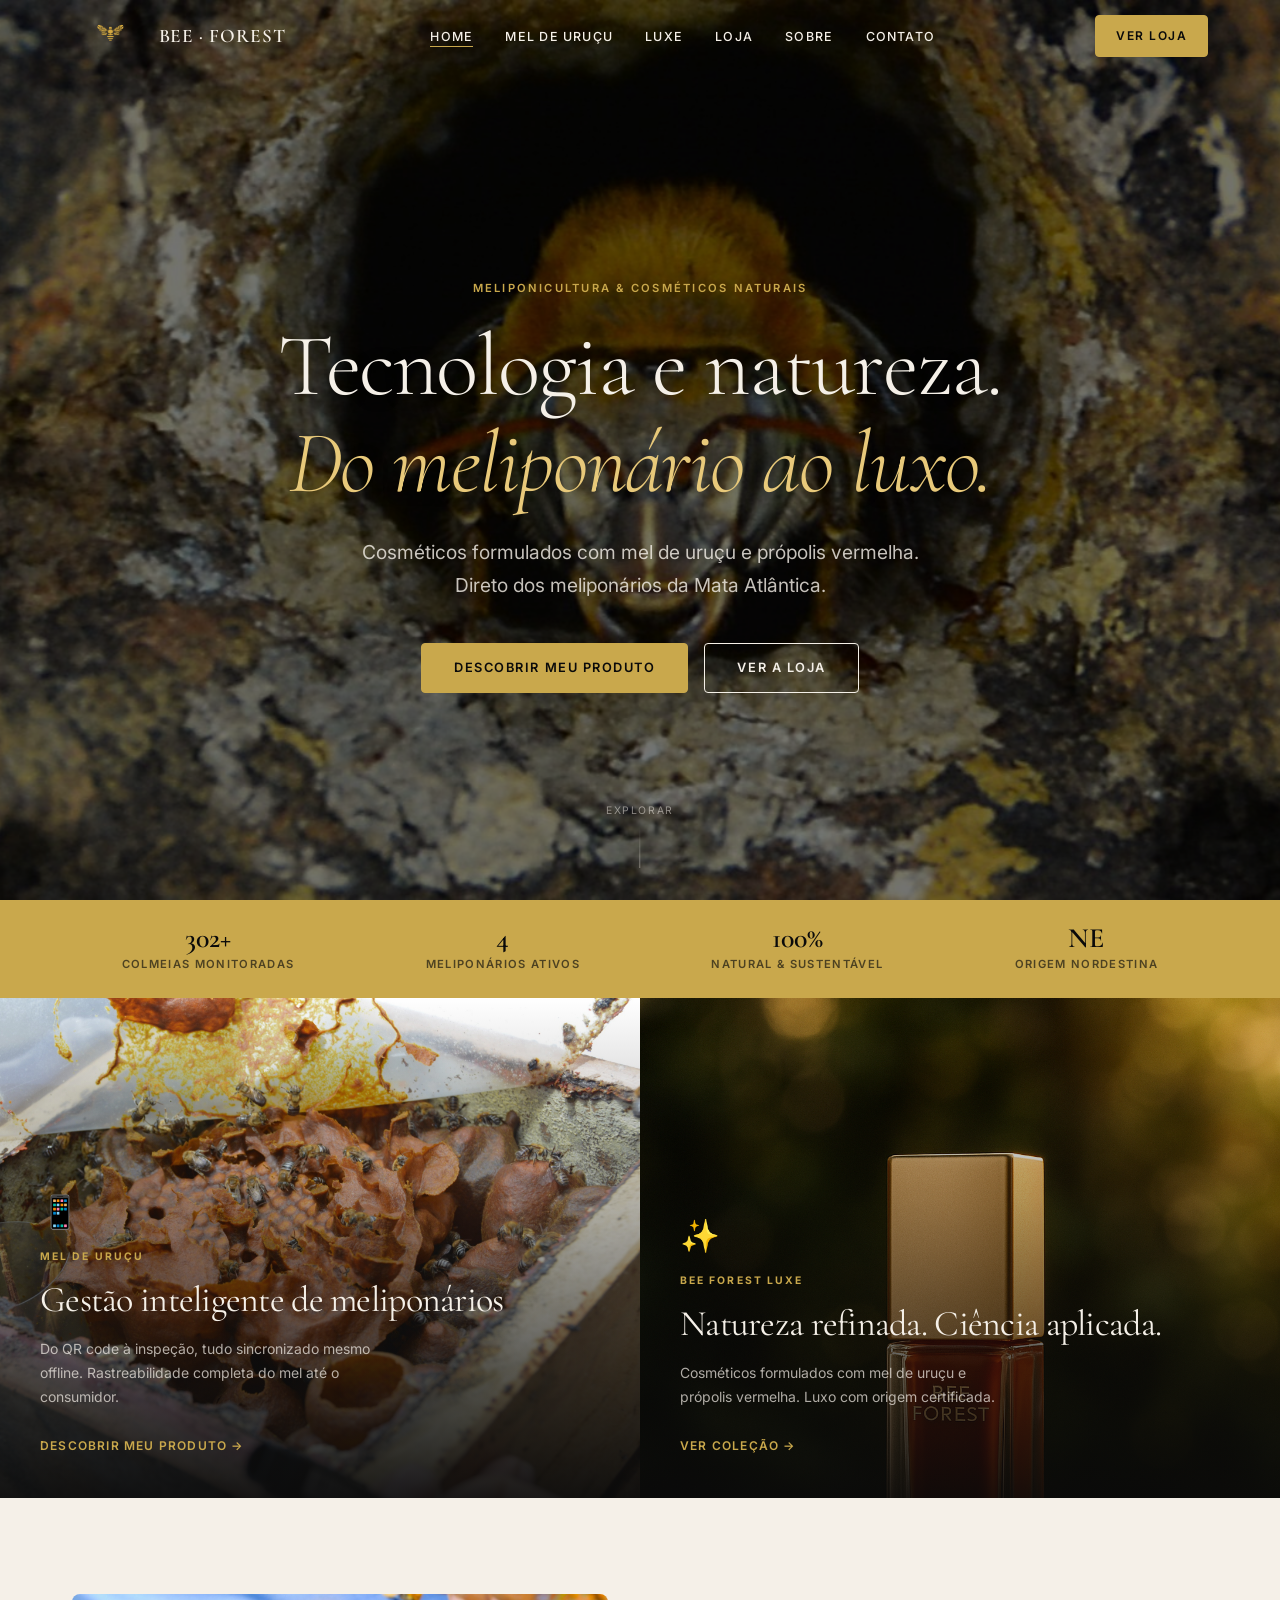
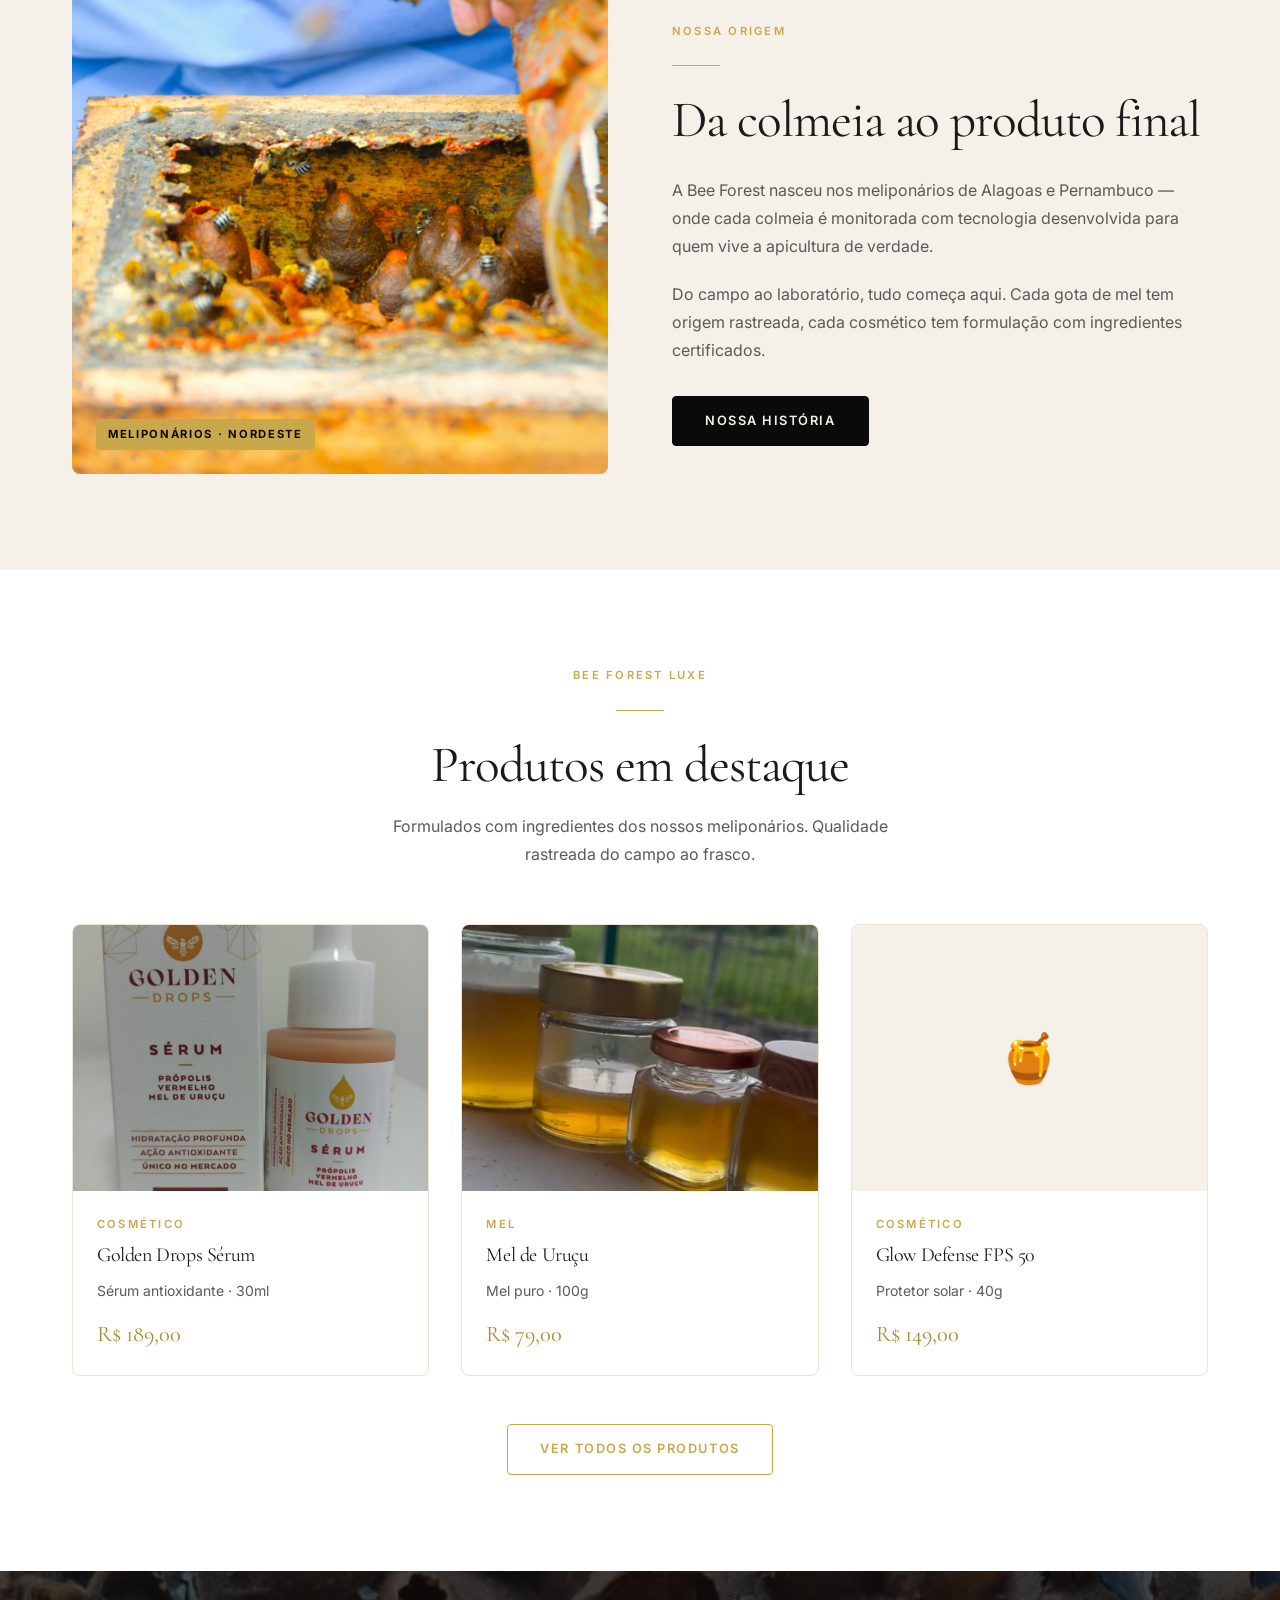
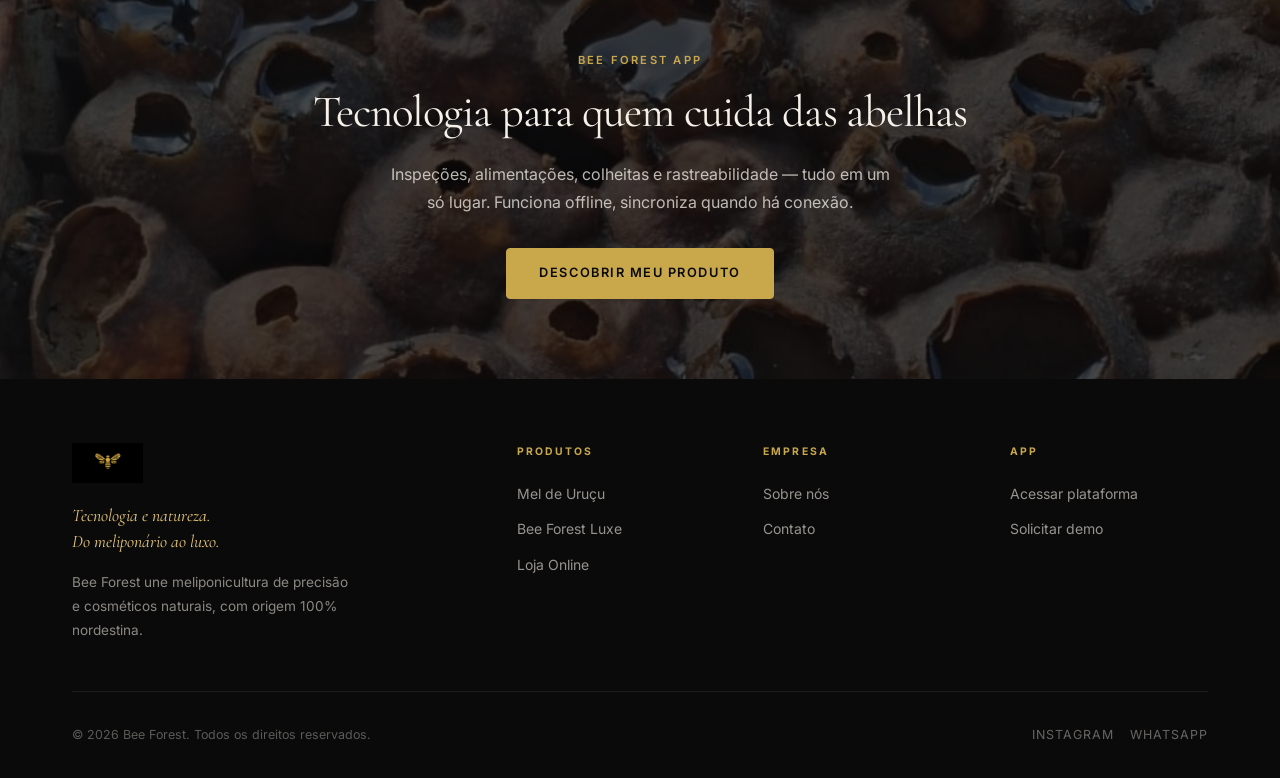
<file: index.html>
<!DOCTYPE html>
<html lang="pt-BR">
<head>
  <meta charset="UTF-8" />
  <meta name="viewport" content="width=device-width, initial-scale=1.0" />
  <title>Bee Forest — Do meliponário ao luxo</title>
  <meta name="description" content="Cosméticos formulados com mel de uruçu e própolis vermelha. Direto dos meliponários da Mata Atlântica." />

  <!-- Open Graph -->
  <meta property="og:title"       content="Bee Forest — Do meliponário ao luxo" />
  <meta property="og:description" content="Gestão de meliponários e cosméticos com mel de uruçu e própolis vermelha do Nordeste." />
  <meta property="og:image"       content="assets/images/WhatsApp_Image_2026-04-09_at_19_10_49.jpeg" />
  <meta property="og:type"        content="website" />

  <!-- Favicon -->
  <link rel="icon" href="assets/images/logo_apenas_abelha.png" type="image/png" />

  <!-- Fonts + Styles -->
  <link rel="preconnect" href="https://fonts.googleapis.com" />
  <link rel="preconnect" href="https://fonts.gstatic.com" crossorigin />
  <link rel="stylesheet" href="css/style.css" />
  <link rel="stylesheet" href="css/home.css" />
</head>
<body>

  <!-- Loading screen -->
  <div class="page-loader">
    <img src="assets/images/logo_bee_forest_fundo_transparente_de_verdade.png" alt="Bee Forest" onerror="this.style.display='none'">
  </div>

  <!-- ── NAVIGATION ──────────────────────────────────────────── -->
  <nav class="nav nav--hero" aria-label="Navegação principal">
    <div class="nav__inner">
      <a href="index.html" class="nav__logo">
        <img src="assets/images/logo_bee_forest_fundo_transparente_de_verdade.png" alt="Bee Forest"
             onerror="this.style.display='none'">
        <span class="nav__logo-text">BEE · FOREST</span>
      </a>

      <ul class="nav__links">
        <li><a href="index.html"  class="nav__link">Home</a></li>
        <li><a href="mel.html"    class="nav__link">Mel de Uruçu</a></li>
        <li><a href="luxe.html"   class="nav__link">Luxe</a></li>
        <li><a href="loja.html"   class="nav__link">Loja</a></li>
        <li><a href="sobre.html"  class="nav__link">Sobre</a></li>
        <li><a href="contato.html" class="nav__link">Contato</a></li>
      </ul>

      <div class="nav__cta">
        <a href="loja.html" class="btn btn-gold btn-sm">Ver Loja</a>
      </div>

      <button class="nav__hamburger" aria-label="Abrir menu">
        <span></span><span></span><span></span>
      </button>
    </div>
  </nav>

  <!-- Mobile Drawer -->
  <div class="nav__drawer" id="nav-drawer">
    <div class="nav__drawer-overlay"></div>
    <div class="nav__drawer-panel">
      <button class="nav__drawer-close" aria-label="Fechar menu">×</button>
      <a href="index.html"   class="nav__drawer-link">Home</a>
      <a href="mel.html"     class="nav__drawer-link">Mel de Uruçu</a>
      <a href="luxe.html"    class="nav__drawer-link">Bee Forest Luxe</a>
      <a href="loja.html"    class="nav__drawer-link">Loja</a>
      <a href="sobre.html"   class="nav__drawer-link">Sobre</a>
      <a href="contato.html" class="nav__drawer-link">Contato</a>
    </div>
  </div>

  <!-- ── HERO ────────────────────────────────────────────────── -->
  <section class="hero home-hero">
    <div class="hero__bg home-hero"></div>
    <div class="hero__overlay"></div>

    <div class="hero__content home-hero__content">
      <p class="eyebrow home-hero__eyebrow">Meliponicultura & Cosméticos Naturais</p>
      <h1 class="home-hero__title">
        Tecnologia e natureza.<br>
        <em>Do meliponário ao luxo.</em>
      </h1>
      <p class="home-hero__subtitle">
        Cosméticos formulados com mel de uruçu e própolis vermelha. Direto dos meliponários da Mata Atlântica.
      </p>
      <div class="home-hero__ctas">
        <a href="quiz.html" class="btn btn-gold">Descobrir meu produto</a>
        <a href="loja.html" class="btn btn-outline-light">Ver a Loja</a>
      </div>
    </div>

    <div class="scroll-hint">
      <span>Explorar</span>
      <div class="scroll-hint__arrow"></div>
    </div>
  </section>

  <!-- ── STATS BAR ───────────────────────────────────────────── -->
  <div class="stats-bar">
    <div class="stats-bar__inner">
      <div class="stats-bar__item" data-reveal>
        <span class="stats-bar__value">302+</span>
        <span class="stats-bar__label">Colmeias monitoradas</span>
      </div>
      <div class="stats-bar__item" data-reveal data-reveal-delay="1">
        <span class="stats-bar__value">4</span>
        <span class="stats-bar__label">Meliponários ativos</span>
      </div>
      <div class="stats-bar__item" data-reveal data-reveal-delay="2">
        <span class="stats-bar__value">100%</span>
        <span class="stats-bar__label">Natural & sustentável</span>
      </div>
      <div class="stats-bar__item" data-reveal data-reveal-delay="3">
        <span class="stats-bar__value">NE</span>
        <span class="stats-bar__label">Origem nordestina</span>
      </div>
    </div>
  </div>

  <!-- ── DUAL FEATURE CARDS ──────────────────────────────────── -->
  <section class="feature-cards" aria-label="App e Luxe">
    <a href="mel.html" class="feature-card feature-card--app">
      <div class="feature-card__bg"></div>
      <div class="feature-card__overlay"></div>
      <div class="feature-card__body" data-reveal>
        <span class="feature-card__icon">📱</span>
        <span class="feature-card__label">Mel de Uruçu</span>
        <h2 class="feature-card__title">Gestão inteligente de meliponários</h2>
        <p class="feature-card__desc">
          Do QR code à inspeção, tudo sincronizado mesmo offline. Rastreabilidade completa do mel até o consumidor.
        </p>
        <span class="feature-card__cta">Descobrir meu produto →</span>
      </div>
    </a>

    <a href="luxe.html" class="feature-card feature-card--luxe">
      <div class="feature-card__bg"></div>
      <div class="feature-card__overlay"></div>
      <div class="feature-card__body" data-reveal data-reveal-delay="1">
        <span class="feature-card__icon">✨</span>
        <span class="feature-card__label">Bee Forest Luxe</span>
        <h2 class="feature-card__title">Natureza refinada. Ciência aplicada.</h2>
        <p class="feature-card__desc">
          Cosméticos formulados com mel de uruçu e própolis vermelha. Luxo com origem certificada.
        </p>
        <span class="feature-card__cta">Ver coleção →</span>
      </div>
    </a>
  </section>

  <!-- ── ORIGIN STORY ─────────────────────────────────────────── -->
  <section class="section section--cream">
    <div class="container">
      <div class="grid-2" style="gap: 4rem;">
        <div class="origin__img-wrap" data-reveal>
          <img
            src="assets/images/WhatsApp_Image_2026-04-09_at_15_53_41.jpeg"
            alt="Interior da colmeia com potes de mel"
            loading="lazy"
          />
          <span class="origin__img-label">Meliponários · Nordeste</span>
        </div>
        <div class="origin__body" data-reveal data-reveal-delay="1">
          <p class="eyebrow">Nossa origem</p>
          <span class="divider"></span>
          <h2>Da colmeia ao produto final</h2>
          <p class="text-mid mt-3">
            A Bee Forest nasceu nos meliponários de Alagoas e Pernambuco — onde cada colmeia é monitorada com tecnologia desenvolvida para quem vive a apicultura de verdade.
          </p>
          <p class="text-mid mt-2">
            Do campo ao laboratório, tudo começa aqui. Cada gota de mel tem origem rastreada, cada cosmético tem formulação com ingredientes certificados.
          </p>
          <a href="sobre.html" class="btn btn-dark mt-4">Nossa história</a>
        </div>
      </div>
    </div>
  </section>

  <!-- ── PRODUCTS PREVIEW ─────────────────────────────────────── -->
  <section class="section">
    <div class="container">
      <div class="section-header section-header--center" data-reveal>
        <p class="eyebrow">Bee Forest Luxe</p>
        <span class="divider divider--center"></span>
        <h2>Produtos em destaque</h2>
        <p class="text-mid mt-2" style="max-width:500px;margin-left:auto;margin-right:auto">
          Formulados com ingredientes dos nossos meliponários. Qualidade rastreada do campo ao frasco.
        </p>
      </div>

      <div class="grid-3 products-preview" id="home-products">
        <!-- rendered by JS -->
      </div>

      <div class="text-center mt-6" data-reveal>
        <a href="loja.html" class="btn btn-outline">Ver todos os produtos</a>
      </div>
    </div>
  </section>

  <!-- ── APP STRIP ─────────────────────────────────────────────── -->
  <section class="app-strip" data-reveal>
    <div class="app-strip__content container">
      <p class="eyebrow" style="color:var(--gold)">Bee Forest App</p>
      <h2 style="color:var(--cream);margin: 1rem 0 1.25rem; font-size:clamp(1.75rem, 3.5vw, 3rem)">
        Tecnologia para quem cuida das abelhas
      </h2>
      <p style="color:rgba(245,240,232,0.75); max-width:520px;margin:0 auto 2rem; font-size:1rem; line-height:1.75">
        Inspeções, alimentações, colheitas e rastreabilidade — tudo em um só lugar. Funciona offline, sincroniza quando há conexão.
      </p>
      <a href="mel.html" class="btn btn-gold">Descobrir meu produto</a>
    </div>
  </section>

  <!-- ── FOOTER ─────────────────────────────────────────────────── -->
  <footer class="footer">
    <div class="container">
      <div class="footer__grid">
        <div class="footer__brand">
          <img src="assets/images/logo_fundo_preto_e_figura_dourada.png" alt="Bee Forest"
               onerror="this.style.display='none'">
          <p class="footer__tagline">Tecnologia e natureza.<br>Do meliponário ao luxo.</p>
          <p class="footer__desc">
            Bee Forest une meliponicultura de precisão e cosméticos naturais, com origem 100% nordestina.
          </p>
        </div>

        <div>
          <p class="footer__col-title">Produtos</p>
          <ul class="footer__links">
            <li><a href="mel.html">Mel de Uruçu</a></li>
            <li><a href="luxe.html">Bee Forest Luxe</a></li>
            <li><a href="loja.html">Loja Online</a></li>
          </ul>
        </div>

        <div>
          <p class="footer__col-title">Empresa</p>
          <ul class="footer__links">
            <li><a href="sobre.html">Sobre nós</a></li>
            <li><a href="contato.html">Contato</a></li>
          </ul>
        </div>

        <div>
          <p class="footer__col-title">App</p>
          <ul class="footer__links">
            <li><a href="https://app.beeforest.com.br" target="_blank" rel="noopener">Acessar plataforma</a></li>
            <li><a href="contato.html">Solicitar demo</a></li>
          </ul>
        </div>
      </div>

      <div class="footer__bottom">
        <p class="footer__copy">© 2026 Bee Forest. Todos os direitos reservados.</p>
        <div class="footer__social">
          <a href="#" aria-label="Instagram">Instagram</a>
          <a href="#" aria-label="WhatsApp">WhatsApp</a>
        </div>
      </div>
    </div>
  </footer>

  <div class="toast-container"></div>

  <script src="js/main.js"></script>
  <script>
    // Render featured products preview
    (async function() {
      try {
        const res = await fetch('data/products.json');
        const products = await res.json();
        const featured = products.filter(p => p.destaque).slice(0, 3);
        const container = document.getElementById('home-products');
        if (!container) return;

        container.innerHTML = featured.map(p => {
          const imgHTML = p.imagem
            ? `<img class="card__img" src="${p.imagem}" alt="${p.nome}" loading="lazy">`
            : `<div class="card__img" style="background:var(--cream);display:flex;align-items:center;justify-content:center;font-size:3rem">🍯</div>`;
          return `
            <a href="loja.html" class="card" style="text-decoration:none">
              ${imgHTML}
              <div class="card__body">
                <p class="eyebrow card__eyebrow">${p.categoria}</p>
                <h3 class="card__title">${p.nome}</h3>
                <p class="card__text">${p.subtitulo}</p>
                <span class="product-price">R$ ${p.preco.toFixed(2).replace('.', ',')}</span>
              </div>
            </a>
          `;
        }).join('');
      } catch(e) { console.warn('Could not load products', e); }
    })();
  </script>
</body>
</html>
</file>
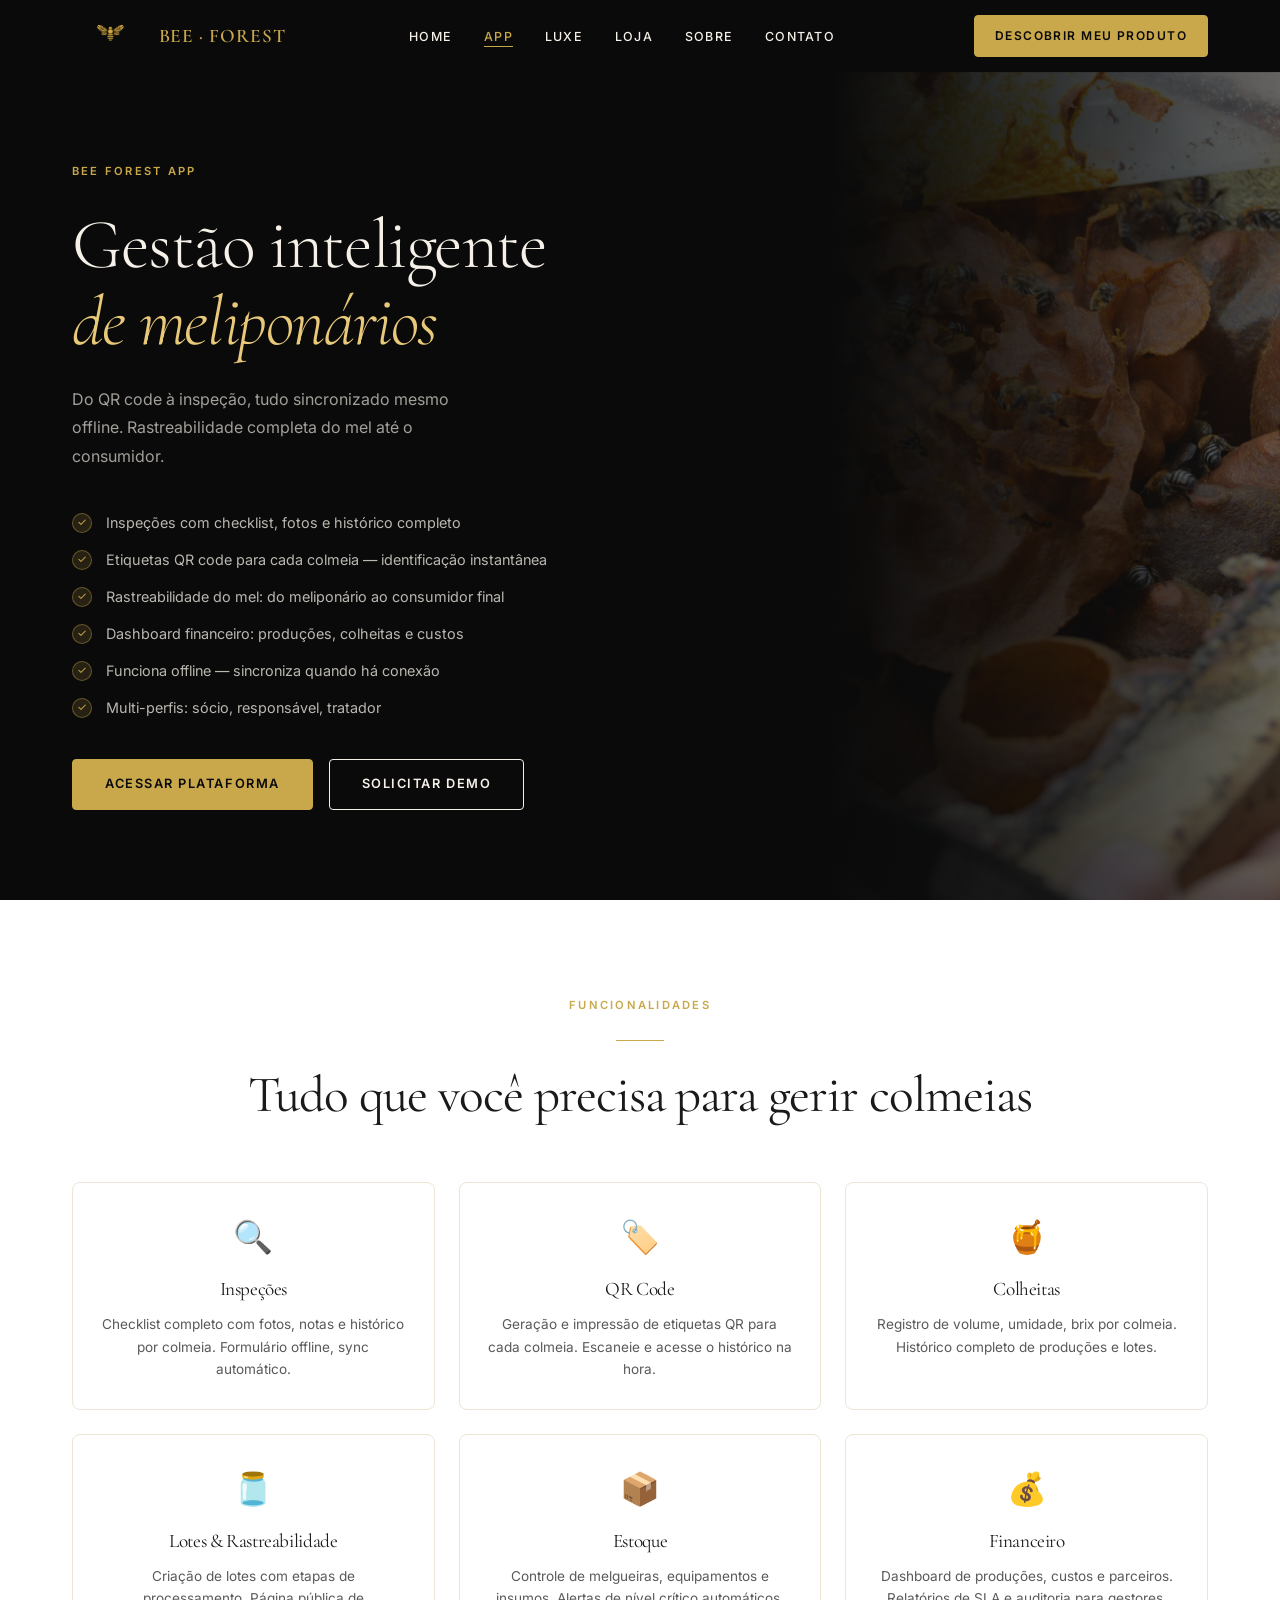
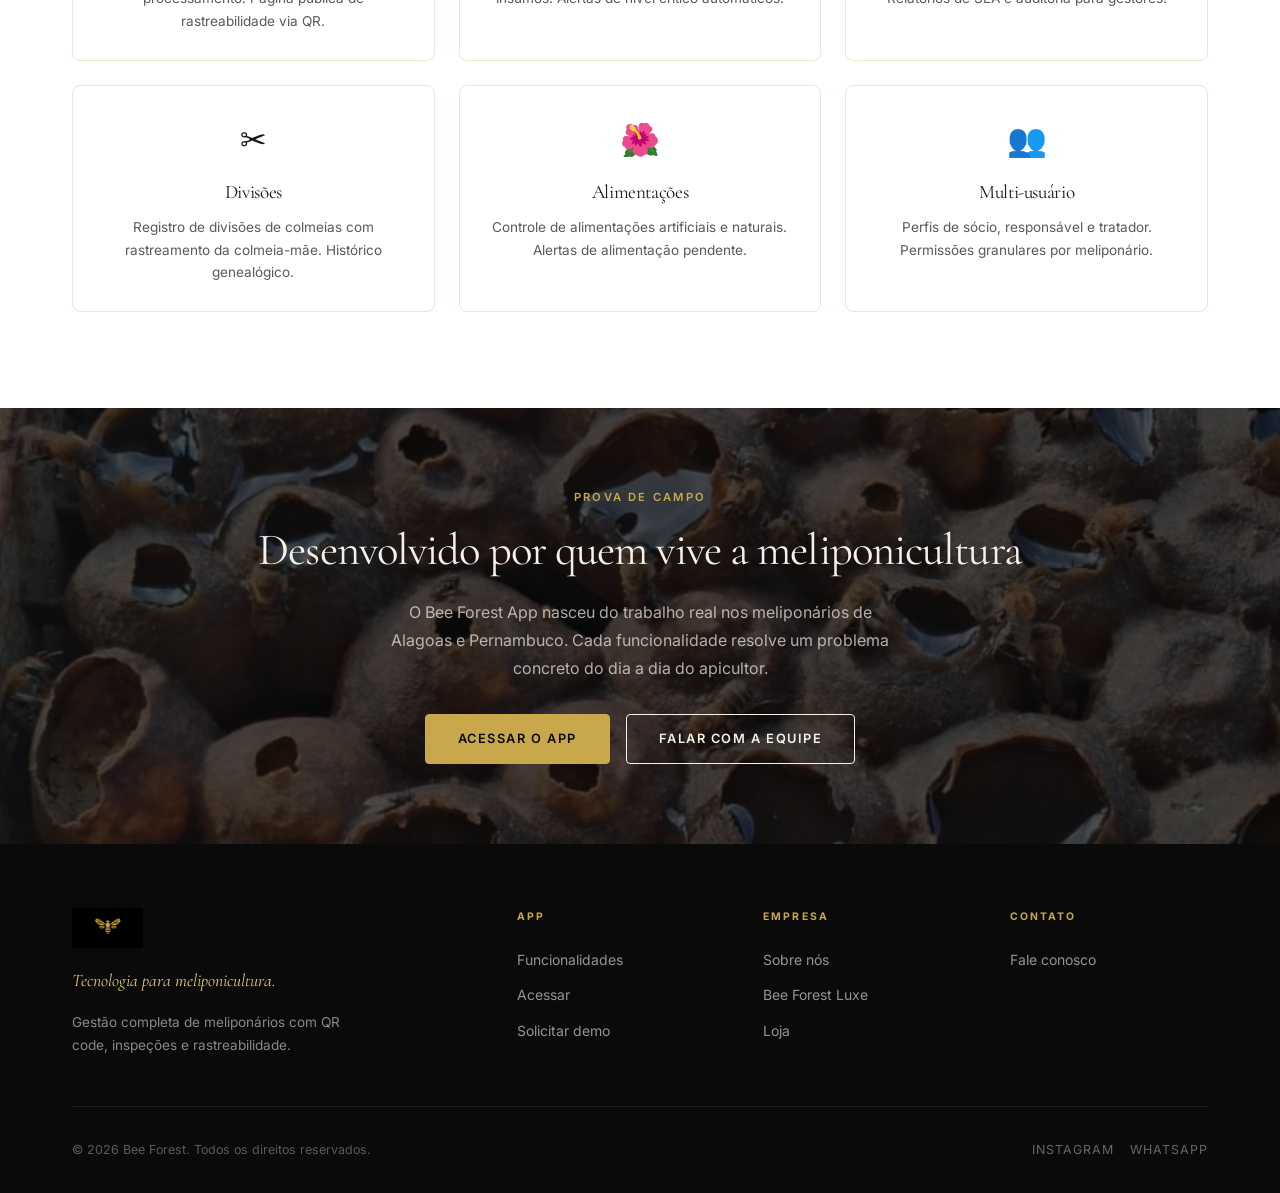
<file: app.html>
<!DOCTYPE html>
<html lang="pt-BR">
<head>
  <meta charset="UTF-8" />
  <meta name="viewport" content="width=device-width, initial-scale=1.0" />
  <title>Bee Forest App — Gestão de Meliponários</title>
  <meta name="description" content="Plataforma de gestão inteligente para meliponários. Inspeções, QR code, rastreabilidade e muito mais — funciona offline." />

  <meta property="og:title"       content="Bee Forest App — Gestão de Meliponários" />
  <meta property="og:description" content="Do QR code à inspeção, tudo sincronizado mesmo offline. Rastreabilidade completa do mel." />
  <meta property="og:image"       content="assets/images/WhatsApp_Image_2026-04-09_at_19_10_49.jpeg" />

  <link rel="icon"        href="assets/images/logo_apenas_abelha.png" type="image/png" />
  <link rel="preconnect" href="https://fonts.googleapis.com" />
  <link rel="preconnect" href="https://fonts.gstatic.com" crossorigin />
  <link rel="stylesheet" href="css/style.css" />

  <style>
    /* App page specific styles */
    .app-hero {
      background: var(--black);
      min-height: 100vh;
      display: flex;
      align-items: center;
      position: relative;
      overflow: hidden;
      padding: var(--nav-h) 0 0;
    }

    .app-hero__bg {
      position: absolute;
      right: 0; top: 0; bottom: 0;
      width: 50%;
      overflow: hidden;
    }
    .app-hero__bg img {
      width: 100%; height: 100%;
      object-fit: cover;
      opacity: 0.4;
    }
    .app-hero__bg-fade {
      position: absolute;
      inset: 0;
      background: linear-gradient(to right, var(--black) 30%, transparent 100%);
    }

    .app-hero__content {
      position: relative;
      z-index: 2;
      max-width: var(--max-w);
      margin: 0 auto;
      padding: 0 2rem;
      width: 100%;
    }

    .app-hero__text { max-width: 560px; }

    .app-hero__title {
      font-family: var(--font-serif);
      font-size: clamp(2.5rem, 5.5vw, 4.5rem);
      font-weight: 300;
      color: var(--cream);
      line-height: 1.1;
      margin: 1.5rem 0;
    }
    .app-hero__title em { font-style: italic; color: var(--gold-light); }

    .app-hero__subtitle {
      font-size: 1rem;
      color: rgba(245,240,232,0.65);
      line-height: 1.8;
      margin-bottom: 2.5rem;
      max-width: 420px;
    }

    .feature-list {
      list-style: none;
      display: flex;
      flex-direction: column;
      gap: 0.875rem;
      margin-bottom: 2.5rem;
    }
    .feature-list li {
      display: flex;
      align-items: flex-start;
      gap: 0.875rem;
      font-size: 0.9rem;
      color: rgba(245,240,232,0.75);
    }
    .feature-list__check {
      width: 20px; height: 20px;
      border-radius: 50%;
      background: rgba(201,168,76,0.15);
      border: 1px solid rgba(201,168,76,0.4);
      display: flex; align-items: center; justify-content: center;
      color: var(--gold);
      font-size: 0.7rem;
      flex-shrink: 0;
      margin-top: 2px;
    }

    .app-modules {
      display: grid;
      grid-template-columns: repeat(3, 1fr);
      gap: 1.5rem;
    }
    .app-module {
      background: var(--white);
      border: 1px solid var(--cream-dark);
      border-radius: var(--radius-lg);
      padding: 1.75rem;
      text-align: center;
      transition: box-shadow var(--transition), transform var(--transition);
    }
    .app-module:hover {
      box-shadow: 0 12px 40px rgba(0,0,0,0.08);
      transform: translateY(-3px);
    }
    .app-module__icon { font-size: 2rem; margin-bottom: 1rem; }
    .app-module__title {
      font-family: var(--font-serif);
      font-size: 1.2rem;
      margin-bottom: 0.75rem;
    }
    .app-module__desc { font-size: 0.85rem; color: var(--text-mid); line-height: 1.65; }

    @media (max-width: 900px) {
      .app-hero__bg { width: 100%; opacity: 0.15; }
      .app-hero__bg-fade { background: var(--black); opacity: 0.7; }
      .app-modules { grid-template-columns: 1fr 1fr; }
    }
    @media (max-width: 600px) {
      .app-modules { grid-template-columns: 1fr; }
    }

    .prova-strip {
      background: url('assets/images/PHOTO-2025-04-29-19-34-37.jpg') center/cover no-repeat;
      position: relative;
      padding: 80px 0;
      color: var(--cream);
      text-align: center;
    }
    .prova-strip::before {
      content: '';
      position: absolute;
      inset: 0;
      background: rgba(10,10,10,0.72);
    }
    .prova-strip__content { position: relative; z-index: 1; }
  </style>
</head>
<body>

  <!-- ── NAV ───────────────────────────────────────────────────── -->
  <nav class="nav nav--dark-solid" aria-label="Navegação principal">
    <div class="nav__inner">
      <a href="index.html" class="nav__logo">
        <img src="assets/images/logo_bee_forest_fundo_transparente_de_verdade.png" alt="Bee Forest"
             onerror="this.style.display='none'">
        <span class="nav__logo-text">BEE · FOREST</span>
      </a>
      <ul class="nav__links">
        <li><a href="index.html"   class="nav__link" style="color:var(--cream)">Home</a></li>
        <li><a href="mel.html"     class="nav__link nav__link--active" style="color:var(--gold)">App</a></li>
        <li><a href="luxe.html"    class="nav__link" style="color:var(--cream)">Luxe</a></li>
        <li><a href="loja.html"    class="nav__link" style="color:var(--cream)">Loja</a></li>
        <li><a href="sobre.html"   class="nav__link" style="color:var(--cream)">Sobre</a></li>
        <li><a href="contato.html" class="nav__link" style="color:var(--cream)">Contato</a></li>
      </ul>
      <div class="nav__cta">
        <a href="quiz.html" class="btn btn-gold btn-sm">Descobrir meu produto</a>
      </div>
      <button class="nav__hamburger" aria-label="Abrir menu">
        <span style="background:var(--cream)"></span>
        <span style="background:var(--cream)"></span>
        <span style="background:var(--cream)"></span>
      </button>
    </div>
  </nav>

  <!-- Mobile Drawer -->
  <div class="nav__drawer">
    <div class="nav__drawer-overlay"></div>
    <div class="nav__drawer-panel">
      <button class="nav__drawer-close">×</button>
      <a href="index.html"   class="nav__drawer-link">Home</a>
      <a href="mel.html"     class="nav__drawer-link">Mel de Uruçu</a>
      <a href="luxe.html"    class="nav__drawer-link">Bee Forest Luxe</a>
      <a href="loja.html"    class="nav__drawer-link">Loja</a>
      <a href="sobre.html"   class="nav__drawer-link">Sobre</a>
      <a href="contato.html" class="nav__drawer-link">Contato</a>
    </div>
  </div>

  <!-- ── HERO ─────────────────────────────────────────────────── -->
  <section class="app-hero">
    <div class="app-hero__bg">
      <img src="assets/images/WhatsApp_Image_2026-04-09_at_15_53_03.jpeg" alt="Interior de colmeia" />
      <div class="app-hero__bg-fade"></div>
    </div>

    <div class="app-hero__content">
      <div class="app-hero__text" data-reveal>
        <p class="eyebrow" style="color:var(--gold)">Bee Forest App</p>
        <h1 class="app-hero__title">
          Gestão inteligente<br>
          <em>de meliponários</em>
        </h1>
        <p class="app-hero__subtitle">
          Do QR code à inspeção, tudo sincronizado mesmo offline. Rastreabilidade completa do mel até o consumidor.
        </p>

        <ul class="feature-list">
          <li>
            <span class="feature-list__check">✓</span>
            Inspeções com checklist, fotos e histórico completo
          </li>
          <li>
            <span class="feature-list__check">✓</span>
            Etiquetas QR code para cada colmeia — identificação instantânea
          </li>
          <li>
            <span class="feature-list__check">✓</span>
            Rastreabilidade do mel: do meliponário ao consumidor final
          </li>
          <li>
            <span class="feature-list__check">✓</span>
            Dashboard financeiro: produções, colheitas e custos
          </li>
          <li>
            <span class="feature-list__check">✓</span>
            Funciona offline — sincroniza quando há conexão
          </li>
          <li>
            <span class="feature-list__check">✓</span>
            Multi-perfis: sócio, responsável, tratador
          </li>
        </ul>

        <div class="flex gap-2 flex-wrap">
          <a href="https://app.beeforest.com.br" target="_blank" rel="noopener" class="btn btn-gold">
            Acessar plataforma
          </a>
          <a href="contato.html" class="btn btn-outline-light">Solicitar demo</a>
        </div>
      </div>
    </div>
  </section>

  <!-- ── MODULES ───────────────────────────────────────────────── -->
  <section class="section">
    <div class="container">
      <div class="section-header section-header--center" data-reveal>
        <p class="eyebrow">Funcionalidades</p>
        <span class="divider divider--center"></span>
        <h2>Tudo que você precisa para gerir colmeias</h2>
      </div>

      <div class="app-modules">
        <div class="app-module" data-reveal>
          <div class="app-module__icon">🔍</div>
          <h3 class="app-module__title">Inspeções</h3>
          <p class="app-module__desc">Checklist completo com fotos, notas e histórico por colmeia. Formulário offline, sync automático.</p>
        </div>
        <div class="app-module" data-reveal data-reveal-delay="1">
          <div class="app-module__icon">🏷️</div>
          <h3 class="app-module__title">QR Code</h3>
          <p class="app-module__desc">Geração e impressão de etiquetas QR para cada colmeia. Escaneie e acesse o histórico na hora.</p>
        </div>
        <div class="app-module" data-reveal data-reveal-delay="2">
          <div class="app-module__icon">🍯</div>
          <h3 class="app-module__title">Colheitas</h3>
          <p class="app-module__desc">Registro de volume, umidade, brix por colmeia. Histórico completo de produções e lotes.</p>
        </div>
        <div class="app-module" data-reveal>
          <div class="app-module__icon">🫙</div>
          <h3 class="app-module__title">Lotes & Rastreabilidade</h3>
          <p class="app-module__desc">Criação de lotes com etapas de processamento. Página pública de rastreabilidade via QR.</p>
        </div>
        <div class="app-module" data-reveal data-reveal-delay="1">
          <div class="app-module__icon">📦</div>
          <h3 class="app-module__title">Estoque</h3>
          <p class="app-module__desc">Controle de melgueiras, equipamentos e insumos. Alertas de nível crítico automáticos.</p>
        </div>
        <div class="app-module" data-reveal data-reveal-delay="2">
          <div class="app-module__icon">💰</div>
          <h3 class="app-module__title">Financeiro</h3>
          <p class="app-module__desc">Dashboard de produções, custos e parceiros. Relatórios de SLA e auditoria para gestores.</p>
        </div>
        <div class="app-module" data-reveal>
          <div class="app-module__icon">✂️</div>
          <h3 class="app-module__title">Divisões</h3>
          <p class="app-module__desc">Registro de divisões de colmeias com rastreamento da colmeia-mãe. Histórico genealógico.</p>
        </div>
        <div class="app-module" data-reveal data-reveal-delay="1">
          <div class="app-module__icon">🌺</div>
          <h3 class="app-module__title">Alimentações</h3>
          <p class="app-module__desc">Controle de alimentações artificiais e naturais. Alertas de alimentação pendente.</p>
        </div>
        <div class="app-module" data-reveal data-reveal-delay="2">
          <div class="app-module__icon">👥</div>
          <h3 class="app-module__title">Multi-usuário</h3>
          <p class="app-module__desc">Perfis de sócio, responsável e tratador. Permissões granulares por meliponário.</p>
        </div>
      </div>
    </div>
  </section>

  <!-- ── PROVA DE CAMPO ─────────────────────────────────────────── -->
  <section class="prova-strip" data-reveal>
    <div class="prova-strip__content container">
      <p class="eyebrow" style="color:var(--gold)">Prova de campo</p>
      <h2 style="font-size:clamp(1.75rem, 3.5vw, 3rem);margin:1rem 0 1.25rem;color:var(--cream)">
        Desenvolvido por quem vive a meliponicultura
      </h2>
      <p style="color:rgba(245,240,232,0.7);max-width:520px;margin:0 auto 2rem;line-height:1.75">
        O Bee Forest App nasceu do trabalho real nos meliponários de Alagoas e Pernambuco. Cada funcionalidade resolve um problema concreto do dia a dia do apicultor.
      </p>
      <div class="flex gap-2 justify-content-center" style="justify-content:center;flex-wrap:wrap">
        <a href="https://app.beeforest.com.br" target="_blank" rel="noopener" class="btn btn-gold">
          Acessar o App
        </a>
        <a href="contato.html" class="btn btn-outline-light">Falar com a equipe</a>
      </div>
    </div>
  </section>

  <!-- ── FOOTER ─────────────────────────────────────────────────── -->
  <footer class="footer">
    <div class="container">
      <div class="footer__grid">
        <div class="footer__brand">
          <img src="assets/images/logo_fundo_preto_e_figura_dourada.png" alt="Bee Forest"
               onerror="this.style.display='none'">
          <p class="footer__tagline">Tecnologia para meliponicultura.</p>
          <p class="footer__desc">Gestão completa de meliponários com QR code, inspeções e rastreabilidade.</p>
        </div>
        <div>
          <p class="footer__col-title">App</p>
          <ul class="footer__links">
            <li><a href="#funcionalidades">Funcionalidades</a></li>
            <li><a href="https://app.beeforest.com.br" target="_blank">Acessar</a></li>
            <li><a href="contato.html">Solicitar demo</a></li>
          </ul>
        </div>
        <div>
          <p class="footer__col-title">Empresa</p>
          <ul class="footer__links">
            <li><a href="sobre.html">Sobre nós</a></li>
            <li><a href="luxe.html">Bee Forest Luxe</a></li>
            <li><a href="loja.html">Loja</a></li>
          </ul>
        </div>
        <div>
          <p class="footer__col-title">Contato</p>
          <ul class="footer__links">
            <li><a href="contato.html">Fale conosco</a></li>
          </ul>
        </div>
      </div>
      <div class="footer__bottom">
        <p class="footer__copy">© 2026 Bee Forest. Todos os direitos reservados.</p>
        <div class="footer__social">
          <a href="#">Instagram</a>
          <a href="#">WhatsApp</a>
        </div>
      </div>
    </div>
  </footer>

  <div class="toast-container"></div>
  <script src="js/main.js"></script>
</body>
</html>
</file>
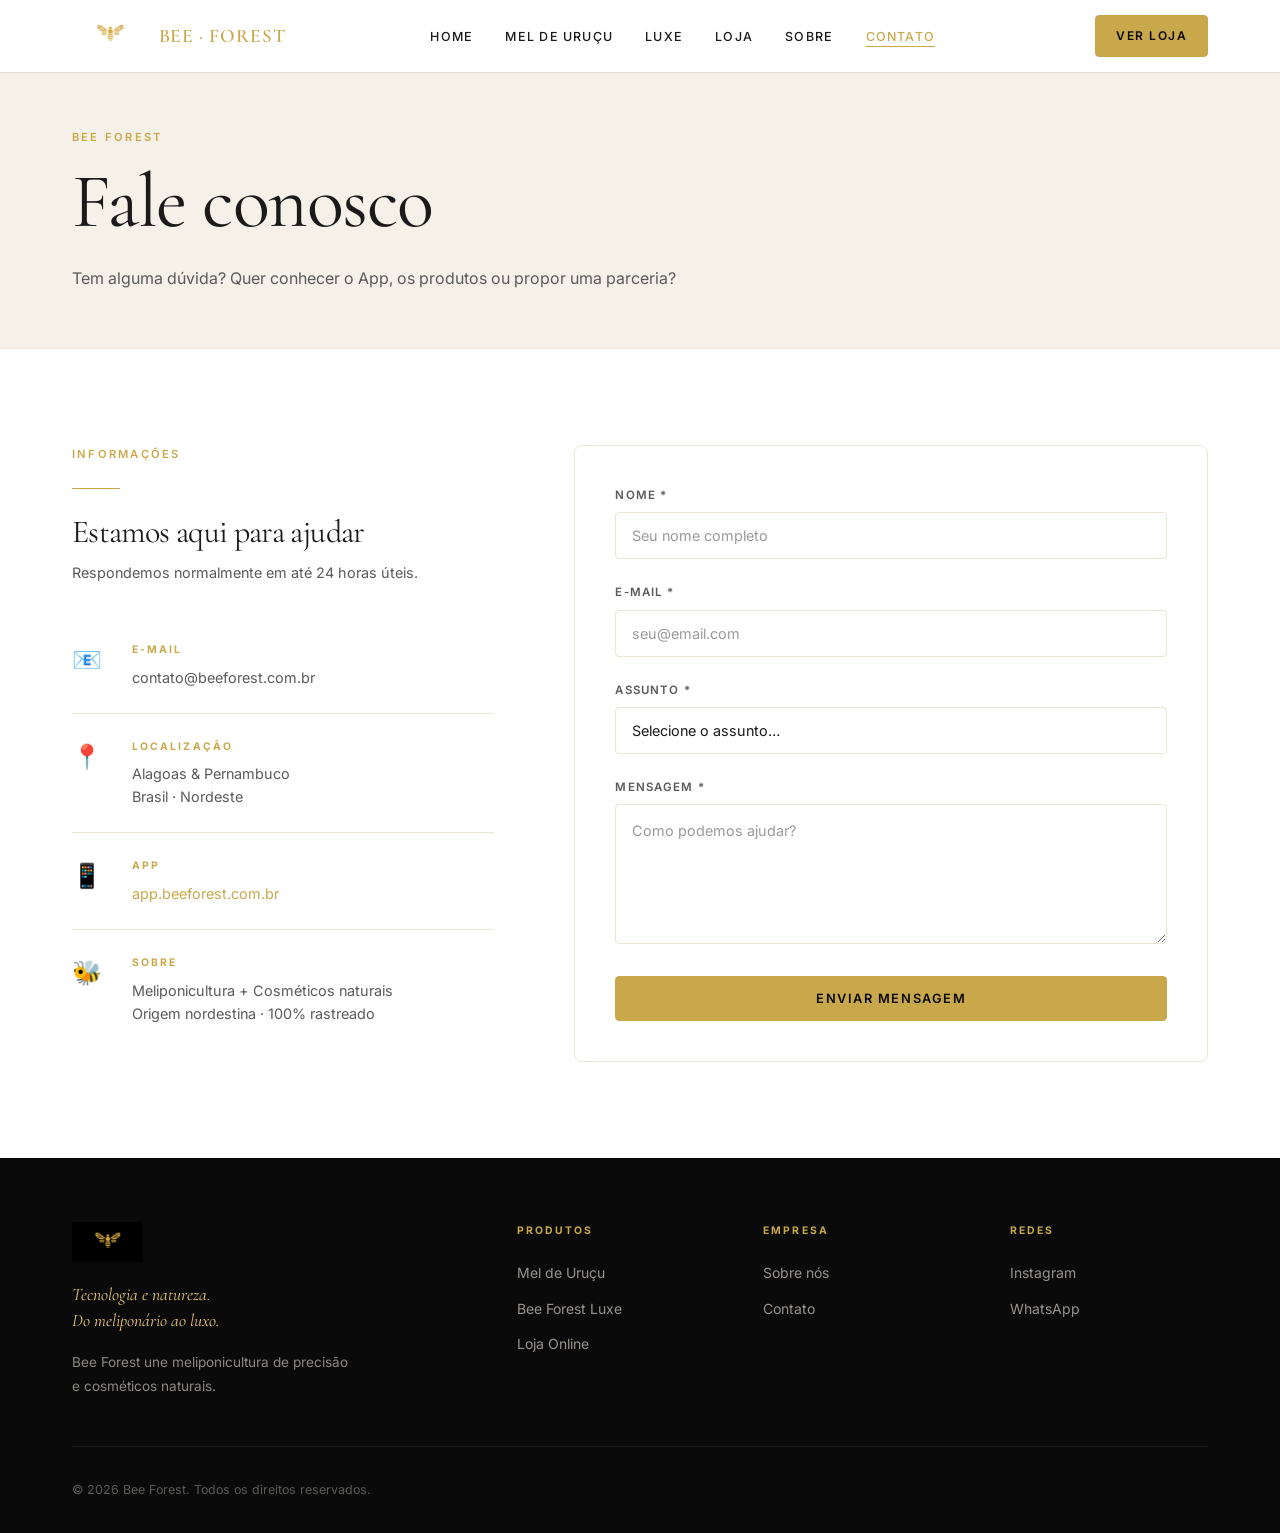
<file: contato.html>
<!DOCTYPE html>
<html lang="pt-BR">
<head>
  <meta charset="UTF-8" />
  <meta name="viewport" content="width=device-width, initial-scale=1.0" />
  <title>Contato — Bee Forest</title>
  <meta name="description" content="Entre em contato com a Bee Forest. Dúvidas sobre o App, Luxe, mel ou parcerias." />

  <meta property="og:title"       content="Contato — Bee Forest" />
  <meta property="og:description" content="Entre em contato com a equipe Bee Forest." />
  <meta property="og:image"       content="assets/images/WhatsApp_Image_2026-04-09_at_19_10_49.jpeg" />

  <link rel="icon"        href="assets/images/logo_apenas_abelha.png" type="image/png" />
  <link rel="preconnect" href="https://fonts.googleapis.com" />
  <link rel="preconnect" href="https://fonts.gstatic.com" crossorigin />
  <link rel="stylesheet" href="css/style.css" />

  <style>
    .contato-header {
      background: var(--cream);
      padding: calc(var(--nav-h) + 3.5rem) 0 3.5rem;
      border-bottom: 1px solid var(--cream-dark);
    }

    .contato-layout {
      display: grid;
      grid-template-columns: 1fr 1.5fr;
      gap: 5rem;
      align-items: start;
    }

    .contact-info__item {
      display: flex;
      gap: 1.25rem;
      padding: 1.5rem 0;
      border-bottom: 1px solid var(--cream-dark);
      align-items: flex-start;
    }
    .contact-info__item:last-child { border-bottom: none; }
    .contact-info__icon {
      font-size: 1.5rem;
      width: 2.5rem;
      flex-shrink: 0;
    }
    .contact-info__label {
      font-size: 0.65rem;
      font-weight: 700;
      letter-spacing: 0.2em;
      text-transform: uppercase;
      color: var(--gold);
      margin-bottom: 0.4rem;
    }
    .contact-info__value {
      font-size: 0.9rem;
      color: var(--text-mid);
      line-height: 1.6;
    }

    /* Form */
    .contact-form {
      background: var(--white);
      border: 1px solid var(--cream-dark);
      border-radius: var(--radius-lg);
      padding: 2.5rem;
    }

    .form-group { margin-bottom: 1.5rem; }

    .form-label {
      display: block;
      font-size: 0.72rem;
      font-weight: 600;
      letter-spacing: 0.1em;
      text-transform: uppercase;
      color: var(--text-mid);
      margin-bottom: 0.5rem;
    }

    .form-control {
      width: 100%;
      padding: 0.875rem 1rem;
      font-family: var(--font-sans);
      font-size: 0.9rem;
      color: var(--text-dark);
      background: var(--white);
      border: 1.5px solid var(--cream-dark);
      border-radius: var(--radius);
      transition: border-color var(--transition), box-shadow var(--transition);
      outline: none;
      -webkit-appearance: none;
    }
    .form-control:focus {
      border-color: var(--gold);
      box-shadow: 0 0 0 3px rgba(201,168,76,0.12);
    }
    .form-control::placeholder { color: var(--text-light); }

    select.form-control { cursor: pointer; }

    textarea.form-control {
      resize: vertical;
      min-height: 140px;
      line-height: 1.6;
    }

    .form-submit { width: 100%; justify-content: center; }

    .form-status {
      display: none;
      padding: 1rem;
      border-radius: var(--radius);
      font-size: 0.875rem;
      margin-top: 1rem;
      text-align: center;
    }
    .form-status--success {
      background: rgba(76,175,80,0.1);
      border: 1px solid rgba(76,175,80,0.3);
      color: #2E7D32;
    }
    .form-status--error {
      background: rgba(229,115,115,0.1);
      border: 1px solid rgba(229,115,115,0.3);
      color: #C62828;
    }
    .form-status.is-visible { display: block; }

    @media (max-width: 860px) {
      .contato-layout { grid-template-columns: 1fr; gap: 3rem; }
    }
  </style>
</head>
<body>

  <!-- ── NAV ───────────────────────────────────────────────────── -->
  <nav class="nav" aria-label="Navegação principal">
    <div class="nav__inner">
      <a href="index.html" class="nav__logo">
        <img src="assets/images/logo_bee_forest_fundo_transparente_de_verdade.png" alt="Bee Forest"
             onerror="this.style.display='none'">
        <span class="nav__logo-text">BEE · FOREST</span>
      </a>
      <ul class="nav__links">
        <li><a href="index.html"   class="nav__link">Home</a></li>
        <li><a href="mel.html"     class="nav__link">Mel de Uruçu</a></li>
        <li><a href="luxe.html"    class="nav__link">Luxe</a></li>
        <li><a href="loja.html"    class="nav__link">Loja</a></li>
        <li><a href="sobre.html"   class="nav__link">Sobre</a></li>
        <li><a href="contato.html" class="nav__link nav__link--active">Contato</a></li>
      </ul>
      <div class="nav__cta">
        <a href="loja.html" class="btn btn-gold btn-sm">Ver Loja</a>
      </div>
      <button class="nav__hamburger" aria-label="Abrir menu">
        <span></span><span></span><span></span>
      </button>
    </div>
  </nav>

  <div class="nav__drawer">
    <div class="nav__drawer-overlay"></div>
    <div class="nav__drawer-panel">
      <button class="nav__drawer-close">×</button>
      <a href="index.html"   class="nav__drawer-link">Home</a>
      <a href="mel.html"     class="nav__drawer-link">Mel de Uruçu</a>
      <a href="luxe.html"    class="nav__drawer-link">Bee Forest Luxe</a>
      <a href="loja.html"    class="nav__drawer-link">Loja</a>
      <a href="sobre.html"   class="nav__drawer-link">Sobre</a>
      <a href="contato.html" class="nav__drawer-link">Contato</a>
    </div>
  </div>

  <!-- ── HEADER ────────────────────────────────────────────────── -->
  <header class="contato-header">
    <div class="container">
      <p class="eyebrow">Bee Forest</p>
      <h1 style="margin-top:0.5rem">Fale conosco</h1>
      <p class="text-mid mt-2">Tem alguma dúvida? Quer conhecer o App, os produtos ou propor uma parceria?</p>
    </div>
  </header>

  <!-- ── CONTENT ───────────────────────────────────────────────── -->
  <section class="section">
    <div class="container">
      <div class="contato-layout">

        <!-- Info -->
        <div data-reveal>
          <p class="eyebrow">Informações</p>
          <span class="divider"></span>
          <h3 style="margin-bottom:0.5rem">Estamos aqui para ajudar</h3>
          <p class="text-mid" style="font-size:0.9rem;margin-bottom:2rem">
            Respondemos normalmente em até 24 horas úteis.
          </p>

          <div class="contact-info__item">
            <span class="contact-info__icon">📧</span>
            <div>
              <p class="contact-info__label">E-mail</p>
              <p class="contact-info__value">contato@beeforest.com.br</p>
            </div>
          </div>

          <div class="contact-info__item">
            <span class="contact-info__icon">📍</span>
            <div>
              <p class="contact-info__label">Localização</p>
              <p class="contact-info__value">Alagoas & Pernambuco<br>Brasil · Nordeste</p>
            </div>
          </div>

          <div class="contact-info__item">
            <span class="contact-info__icon">📱</span>
            <div>
              <p class="contact-info__label">App</p>
              <p class="contact-info__value">
                <a href="https://app.beeforest.com.br" target="_blank" rel="noopener"
                   style="color:var(--gold)">app.beeforest.com.br</a>
              </p>
            </div>
          </div>

          <div class="contact-info__item">
            <span class="contact-info__icon">🐝</span>
            <div>
              <p class="contact-info__label">Sobre</p>
              <p class="contact-info__value">
                Meliponicultura + Cosméticos naturais<br>
                Origem nordestina · 100% rastreado
              </p>
            </div>
          </div>
        </div>

        <!-- Form -->
        <div data-reveal data-reveal-delay="1">
          <form class="contact-form" id="contact-form" novalidate>
            <div class="form-group">
              <label for="nome" class="form-label">Nome *</label>
              <input
                type="text"
                id="nome"
                name="nome"
                class="form-control"
                placeholder="Seu nome completo"
                required
                autocomplete="name"
              />
            </div>

            <div class="form-group">
              <label for="email" class="form-label">E-mail *</label>
              <input
                type="email"
                id="email"
                name="email"
                class="form-control"
                placeholder="seu@email.com"
                required
                autocomplete="email"
              />
            </div>

            <div class="form-group">
              <label for="assunto" class="form-label">Assunto *</label>
              <select id="assunto" name="assunto" class="form-control" required>
                <option value="">Selecione o assunto…</option>
                <option value="App">Bee Forest App</option>
                <option value="Luxe">Bee Forest Luxe</option>
                <option value="Mel">Mel & Produtos</option>
                <option value="Parceria">Parceria</option>
                <option value="Outro">Outro</option>
              </select>
            </div>

            <div class="form-group">
              <label for="mensagem" class="form-label">Mensagem *</label>
              <textarea
                id="mensagem"
                name="mensagem"
                class="form-control"
                placeholder="Como podemos ajudar?"
                required
              ></textarea>
            </div>

            <button type="submit" class="btn btn-gold form-submit" id="submit-btn">
              Enviar mensagem
            </button>

            <div class="form-status" id="form-status"></div>
          </form>
        </div>

      </div>
    </div>
  </section>

  <!-- ── FOOTER ─────────────────────────────────────────────────── -->
  <footer class="footer">
    <div class="container">
      <div class="footer__grid">
        <div class="footer__brand">
          <img src="assets/images/logo_fundo_preto_e_figura_dourada.png" alt="Bee Forest"
               onerror="this.style.display='none'">
          <p class="footer__tagline">Tecnologia e natureza.<br>Do meliponário ao luxo.</p>
          <p class="footer__desc">Bee Forest une meliponicultura de precisão e cosméticos naturais.</p>
        </div>
        <div>
          <p class="footer__col-title">Produtos</p>
          <ul class="footer__links">
            <li><a href="mel.html">Mel de Uruçu</a></li>
            <li><a href="luxe.html">Bee Forest Luxe</a></li>
            <li><a href="loja.html">Loja Online</a></li>
          </ul>
        </div>
        <div>
          <p class="footer__col-title">Empresa</p>
          <ul class="footer__links">
            <li><a href="sobre.html">Sobre nós</a></li>
            <li><a href="contato.html">Contato</a></li>
          </ul>
        </div>
        <div>
          <p class="footer__col-title">Redes</p>
          <ul class="footer__links">
            <li><a href="#">Instagram</a></li>
            <li><a href="#">WhatsApp</a></li>
          </ul>
        </div>
      </div>
      <div class="footer__bottom">
        <p class="footer__copy">© 2026 Bee Forest. Todos os direitos reservados.</p>
      </div>
    </div>
  </footer>

  <div class="toast-container"></div>
  <script src="js/main.js"></script>
  <script>
    // Contact form handler
    (function () {
      const API_BASE = 'https://bee-forest-app-production.up.railway.app';
      const form      = document.getElementById('contact-form');
      const submitBtn = document.getElementById('submit-btn');
      const status    = document.getElementById('form-status');

      function showStatus(msg, type) {
        status.textContent = msg;
        status.className = `form-status form-status--${type} is-visible`;
      }

      form.addEventListener('submit', async (e) => {
        e.preventDefault();

        const nome     = form.nome.value.trim();
        const email    = form.email.value.trim();
        const assunto  = form.assunto.value;
        const mensagem = form.mensagem.value.trim();

        if (!nome || !email || !assunto || !mensagem) {
          showStatus('Por favor, preencha todos os campos.', 'error');
          return;
        }

        submitBtn.disabled = true;
        submitBtn.textContent = 'Enviando…';
        status.className = 'form-status';

        try {
          const res = await fetch(`${API_BASE}/api/contact`, {
            method:  'POST',
            headers: { 'Content-Type': 'application/json' },
            body:    JSON.stringify({ nome, email, assunto, mensagem }),
          });

          if (!res.ok) {
            const err = await res.json().catch(() => ({}));
            throw new Error(err.message || 'Erro ao enviar mensagem');
          }

          showStatus('Mensagem enviada com sucesso! Responderemos em até 24h.', 'success');
          form.reset();
          window.BF?.toast?.('Mensagem enviada! 🐝', 'success');
        } catch (err) {
          showStatus(err.message || 'Erro ao enviar. Tente novamente.', 'error');
        } finally {
          submitBtn.disabled = false;
          submitBtn.textContent = 'Enviar mensagem';
        }
      });
    })();
  </script>
</body>
</html>
</file>
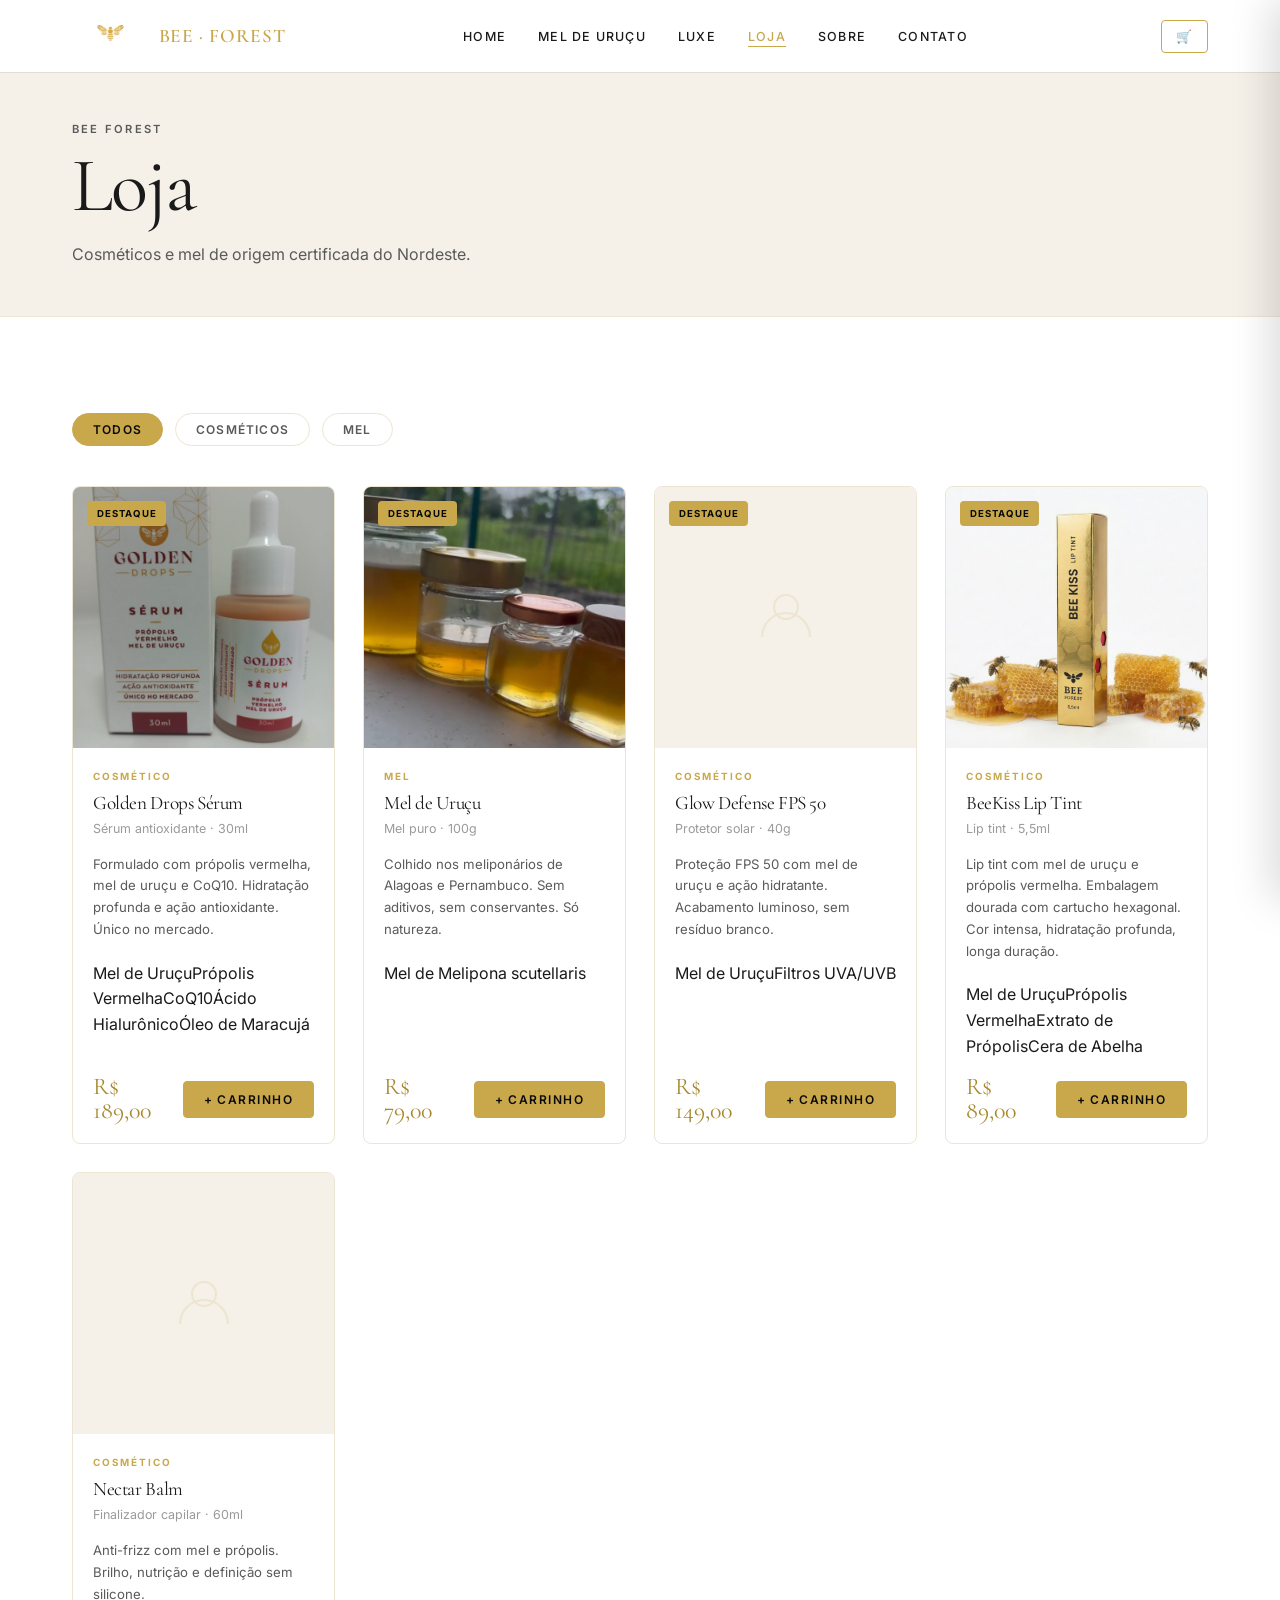
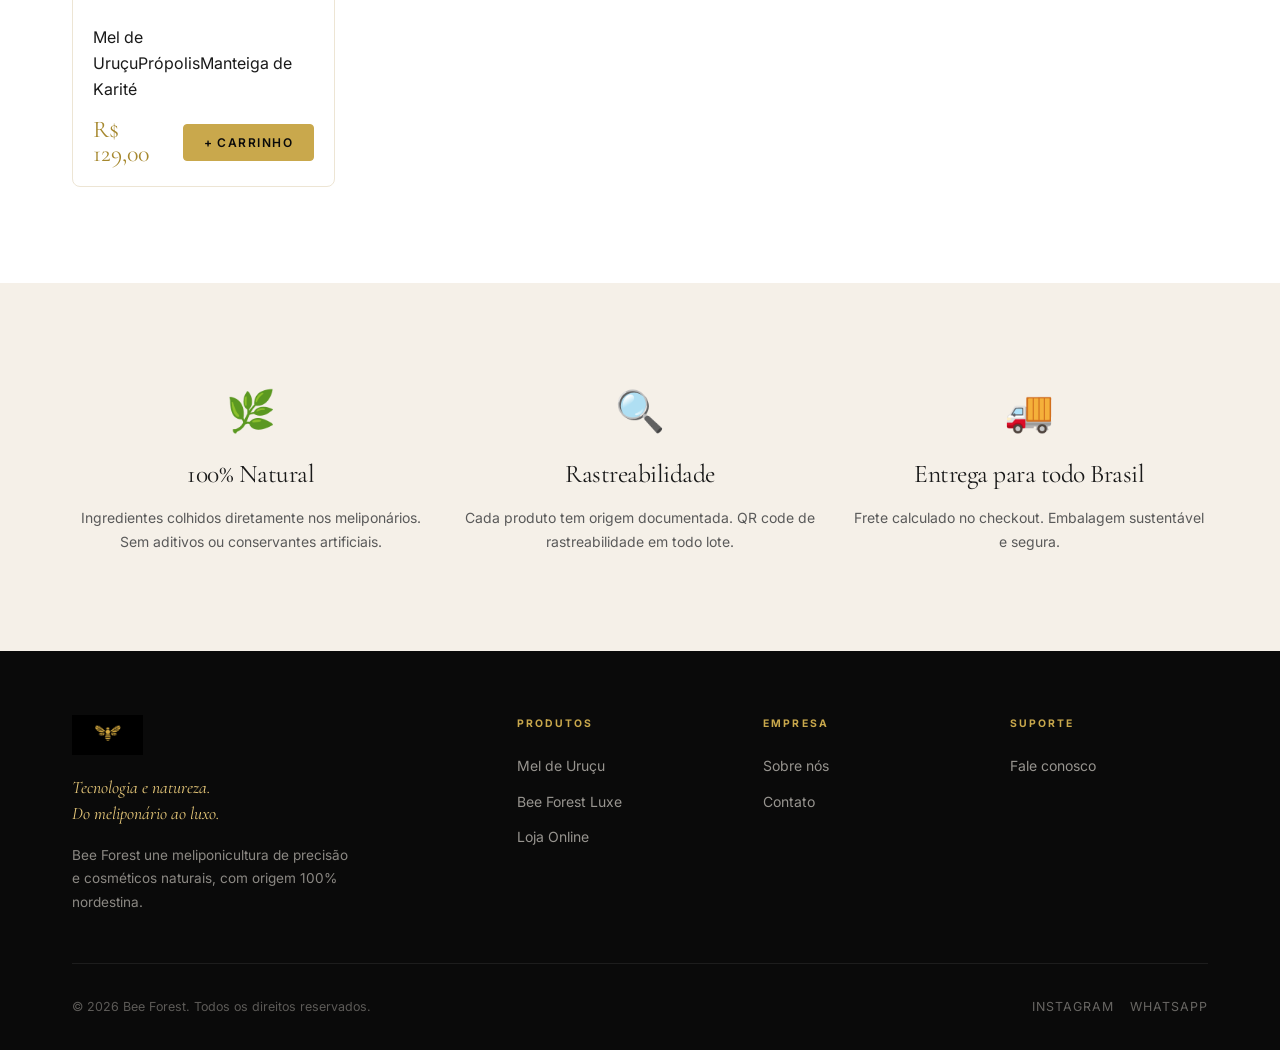
<file: loja.html>
<!DOCTYPE html>
<html lang="pt-BR">
<head>
  <meta charset="UTF-8" />
  <meta name="viewport" content="width=device-width, initial-scale=1.0" />
  <title>Loja — Bee Forest</title>
  <meta name="description" content="Cosméticos naturais e mel de uruçu do Nordeste. Qualidade rastreada do campo ao frasco." />

  <!-- Open Graph -->
  <meta property="og:title"       content="Loja Bee Forest" />
  <meta property="og:description" content="Cosméticos com mel de uruçu e própolis vermelha. Qualidade rastreada do campo ao frasco." />
  <meta property="og:image"       content="assets/images/WhatsApp_Image_2026-04-09_at_19_10_49.jpeg" />

  <!-- Stripe public key (replace with real key via server or env) -->
  <meta name="stripe-key" content="" />

  <link rel="icon"        href="assets/images/logo_apenas_abelha.png" type="image/png" />
  <link rel="preconnect" href="https://fonts.googleapis.com" />
  <link rel="preconnect" href="https://fonts.gstatic.com" crossorigin />
  <link rel="stylesheet" href="css/style.css" />
  <link rel="stylesheet" href="css/loja.css" />

  <!-- Stripe.js — uncomment when STRIPE_PUBLIC_KEY is configured -->
  <!-- <script src="https://js.stripe.com/v3/" async></script> -->
</head>
<body>

  <!-- ── NAV ───────────────────────────────────────────────────── -->
  <nav class="nav" aria-label="Navegação principal">
    <div class="nav__inner">
      <a href="index.html" class="nav__logo">
        <img src="assets/images/logo_bee_forest_fundo_transparente_de_verdade.png" alt="Bee Forest"
             onerror="this.style.display='none'">
        <span class="nav__logo-text">BEE · FOREST</span>
      </a>

      <ul class="nav__links">
        <li><a href="index.html"  class="nav__link">Home</a></li>
        <li><a href="mel.html"    class="nav__link">Mel de Uruçu</a></li>
        <li><a href="luxe.html"   class="nav__link">Luxe</a></li>
        <li><a href="loja.html"   class="nav__link nav__link--active">Loja</a></li>
        <li><a href="sobre.html"  class="nav__link">Sobre</a></li>
        <li><a href="contato.html" class="nav__link">Contato</a></li>
      </ul>

      <div class="nav__cta">
        <button class="cart-toggle-btn" id="cart-toggle" aria-label="Abrir carrinho">
          🛒
          <span class="cart-badge" id="cart-badge"></span>
        </button>
      </div>

      <button class="nav__hamburger" aria-label="Abrir menu">
        <span></span><span></span><span></span>
      </button>
    </div>
  </nav>

  <!-- Mobile Drawer -->
  <div class="nav__drawer">
    <div class="nav__drawer-overlay"></div>
    <div class="nav__drawer-panel">
      <button class="nav__drawer-close" aria-label="Fechar menu">×</button>
      <a href="index.html"   class="nav__drawer-link">Home</a>
      <a href="mel.html"     class="nav__drawer-link">Mel de Uruçu</a>
      <a href="luxe.html"    class="nav__drawer-link">Bee Forest Luxe</a>
      <a href="loja.html"    class="nav__drawer-link">Loja</a>
      <a href="sobre.html"   class="nav__drawer-link">Sobre</a>
      <a href="contato.html" class="nav__drawer-link">Contato</a>
    </div>
  </div>

  <!-- ── LOJA HEADER ───────────────────────────────────────────── -->
  <header class="loja-header">
    <div class="container">
      <p class="eyebrow">Bee Forest</p>
      <h1>Loja</h1>
      <p>Cosméticos e mel de origem certificada do Nordeste.</p>
    </div>
  </header>

  <!-- ── PRODUCTS ──────────────────────────────────────────────── -->
  <section class="section">
    <div class="container">

      <!-- Filters -->
      <div class="loja-filters" role="group" aria-label="Filtrar por categoria">
        <button class="filter-btn is-active" data-filter="all">Todos</button>
        <button class="filter-btn" data-filter="cosmético">Cosméticos</button>
        <button class="filter-btn" data-filter="mel">Mel</button>
      </div>

      <!-- Grid -->
      <div class="loja-grid" id="product-grid">
        <!-- Rendered by loja.js -->
        <div style="grid-column:1/-1;text-align:center;padding:4rem 0;color:var(--text-light)">
          Carregando produtos…
        </div>
      </div>
    </div>
  </section>

  <!-- ── QUALITY STRIP ─────────────────────────────────────────── -->
  <section class="section section--cream">
    <div class="container">
      <div class="grid-3" style="gap:2rem">
        <div class="text-center" data-reveal>
          <div style="font-size:2.5rem;margin-bottom:1rem">🌿</div>
          <h4>100% Natural</h4>
          <p class="text-mid mt-2" style="font-size:0.875rem">
            Ingredientes colhidos diretamente nos meliponários. Sem aditivos ou conservantes artificiais.
          </p>
        </div>
        <div class="text-center" data-reveal data-reveal-delay="1">
          <div style="font-size:2.5rem;margin-bottom:1rem">🔍</div>
          <h4>Rastreabilidade</h4>
          <p class="text-mid mt-2" style="font-size:0.875rem">
            Cada produto tem origem documentada. QR code de rastreabilidade em todo lote.
          </p>
        </div>
        <div class="text-center" data-reveal data-reveal-delay="2">
          <div style="font-size:2.5rem;margin-bottom:1rem">🚚</div>
          <h4>Entrega para todo Brasil</h4>
          <p class="text-mid mt-2" style="font-size:0.875rem">
            Frete calculado no checkout. Embalagem sustentável e segura.
          </p>
        </div>
      </div>
    </div>
  </section>

  <!-- ── CART SIDEBAR ──────────────────────────────────────────── -->
  <div class="cart-overlay" id="cart-overlay"></div>
  <aside class="cart-sidebar" id="cart-sidebar" aria-label="Carrinho de compras">
    <div class="cart-sidebar__header">
      <h2 class="cart-sidebar__title">Carrinho</h2>
      <button class="cart-sidebar__close" id="cart-close" aria-label="Fechar carrinho">×</button>
    </div>

    <div class="cart-sidebar__items" id="cart-items">
      <div class="cart-empty">
        <div class="cart-empty__icon">🛒</div>
        <p class="cart-empty__text">Seu carrinho está vazio</p>
      </div>
    </div>

    <div class="cart-sidebar__footer">
      <div class="cart-total">
        <span class="cart-total__label">Total</span>
        <span class="cart-total__value" id="cart-total-value">R$ 0,00</span>
      </div>
      <button class="btn btn-gold cart-checkout-btn" id="checkout-btn">
        Finalizar Compra
      </button>
      <p class="cart-note">Atendimento via WhatsApp · Pagamento online em breve</p>
    </div>
  </aside>

  <!-- ── FOOTER ─────────────────────────────────────────────────── -->
  <footer class="footer">
    <div class="container">
      <div class="footer__grid">
        <div class="footer__brand">
          <img src="assets/images/logo_fundo_preto_e_figura_dourada.png" alt="Bee Forest"
               onerror="this.style.display='none'">
          <p class="footer__tagline">Tecnologia e natureza.<br>Do meliponário ao luxo.</p>
          <p class="footer__desc">Bee Forest une meliponicultura de precisão e cosméticos naturais, com origem 100% nordestina.</p>
        </div>
        <div>
          <p class="footer__col-title">Produtos</p>
          <ul class="footer__links">
            <li><a href="mel.html">Mel de Uruçu</a></li>
            <li><a href="luxe.html">Bee Forest Luxe</a></li>
            <li><a href="loja.html">Loja Online</a></li>
          </ul>
        </div>
        <div>
          <p class="footer__col-title">Empresa</p>
          <ul class="footer__links">
            <li><a href="sobre.html">Sobre nós</a></li>
            <li><a href="contato.html">Contato</a></li>
          </ul>
        </div>
        <div>
          <p class="footer__col-title">Suporte</p>
          <ul class="footer__links">
            <li><a href="contato.html">Fale conosco</a></li>
          </ul>
        </div>
      </div>
      <div class="footer__bottom">
        <p class="footer__copy">© 2026 Bee Forest. Todos os direitos reservados.</p>
        <div class="footer__social">
          <a href="#" aria-label="Instagram">Instagram</a>
          <a href="#" aria-label="WhatsApp">WhatsApp</a>
        </div>
      </div>
    </div>
  </footer>

  <!-- ── CHECKOUT MODAL ───────────────────────────────────────── -->
  <div class="checkout-modal" id="checkout-modal" role="dialog" aria-modal="true" aria-labelledby="checkout-modal-heading">
    <div class="checkout-modal__panel">

      <div class="checkout-modal__header">
        <span class="checkout-modal__icon">🐝</span>
        <h2 class="checkout-modal__title" id="checkout-modal-heading">
          Finalizar pedido
        </h2>
        <button class="checkout-modal__close" id="checkout-modal-close" aria-label="Fechar">×</button>
      </div>

      <div class="checkout-modal__body">
        <p class="checkout-modal__message">
          Pagamento online em breve. Por enquanto, finalize seu pedido diretamente pelo WhatsApp — respondemos rápido! 🍯
        </p>

        <!-- Cart summary -->
        <div class="checkout-modal__summary">
          <p class="checkout-modal__summary-title">Seu pedido</p>
          <ul class="checkout-modal__cart-list" id="checkout-modal-cart">
            <!-- Filled by loja.js -->
          </ul>
          <div class="checkout-modal__total">
            <span class="checkout-modal__total-label">Total</span>
            <span class="checkout-modal__total-value" id="checkout-modal-total">R$ 0,00</span>
          </div>
        </div>

        <!-- WhatsApp CTA -->
        <a
          class="btn btn-whatsapp"
          id="checkout-whatsapp-link"
          href="#"
          target="_blank"
          rel="noopener noreferrer"
        >
          <svg viewBox="0 0 24 24" xmlns="http://www.w3.org/2000/svg" aria-hidden="true">
            <path d="M17.472 14.382c-.297-.149-1.758-.867-2.03-.967-.273-.099-.471-.148-.67.15-.197.297-.767.966-.94 1.164-.173.199-.347.223-.644.075-.297-.15-1.255-.463-2.39-1.475-.883-.788-1.48-1.761-1.653-2.059-.173-.297-.018-.458.13-.606.134-.133.298-.347.446-.52.149-.174.198-.298.298-.497.099-.198.05-.371-.025-.52-.075-.149-.669-1.612-.916-2.207-.242-.579-.487-.5-.669-.51-.173-.008-.371-.01-.57-.01-.198 0-.52.074-.792.372-.272.297-1.04 1.016-1.04 2.479 0 1.462 1.065 2.875 1.213 3.074.149.198 2.096 3.2 5.077 4.487.709.306 1.262.489 1.694.625.712.227 1.36.195 1.871.118.571-.085 1.758-.719 2.006-1.413.248-.694.248-1.289.173-1.413-.074-.124-.272-.198-.57-.347z"/>
            <path d="M12 0C5.373 0 0 5.373 0 12c0 2.117.553 4.103 1.518 5.83L.057 23.082a.75.75 0 0 0 .921.921l5.344-1.46A11.945 11.945 0 0 0 12 24c6.627 0 12-5.373 12-12S18.627 0 12 0zm0 21.818a9.818 9.818 0 0 1-5.007-1.371l-.36-.213-3.72 1.016 1.015-3.63-.234-.374A9.818 9.818 0 1 1 12 21.818z"/>
          </svg>
          Comprar pelo WhatsApp
        </a>

        <p class="checkout-modal__footer-note">
          Aceitamos PIX, transferência e cartão. Entrega para todo Brasil.
        </p>
      </div>

    </div>
  </div>

  <div class="toast-container"></div>

  <script src="js/main.js"></script>
  <script src="js/loja.js"></script>
</body>
</html>
</file>
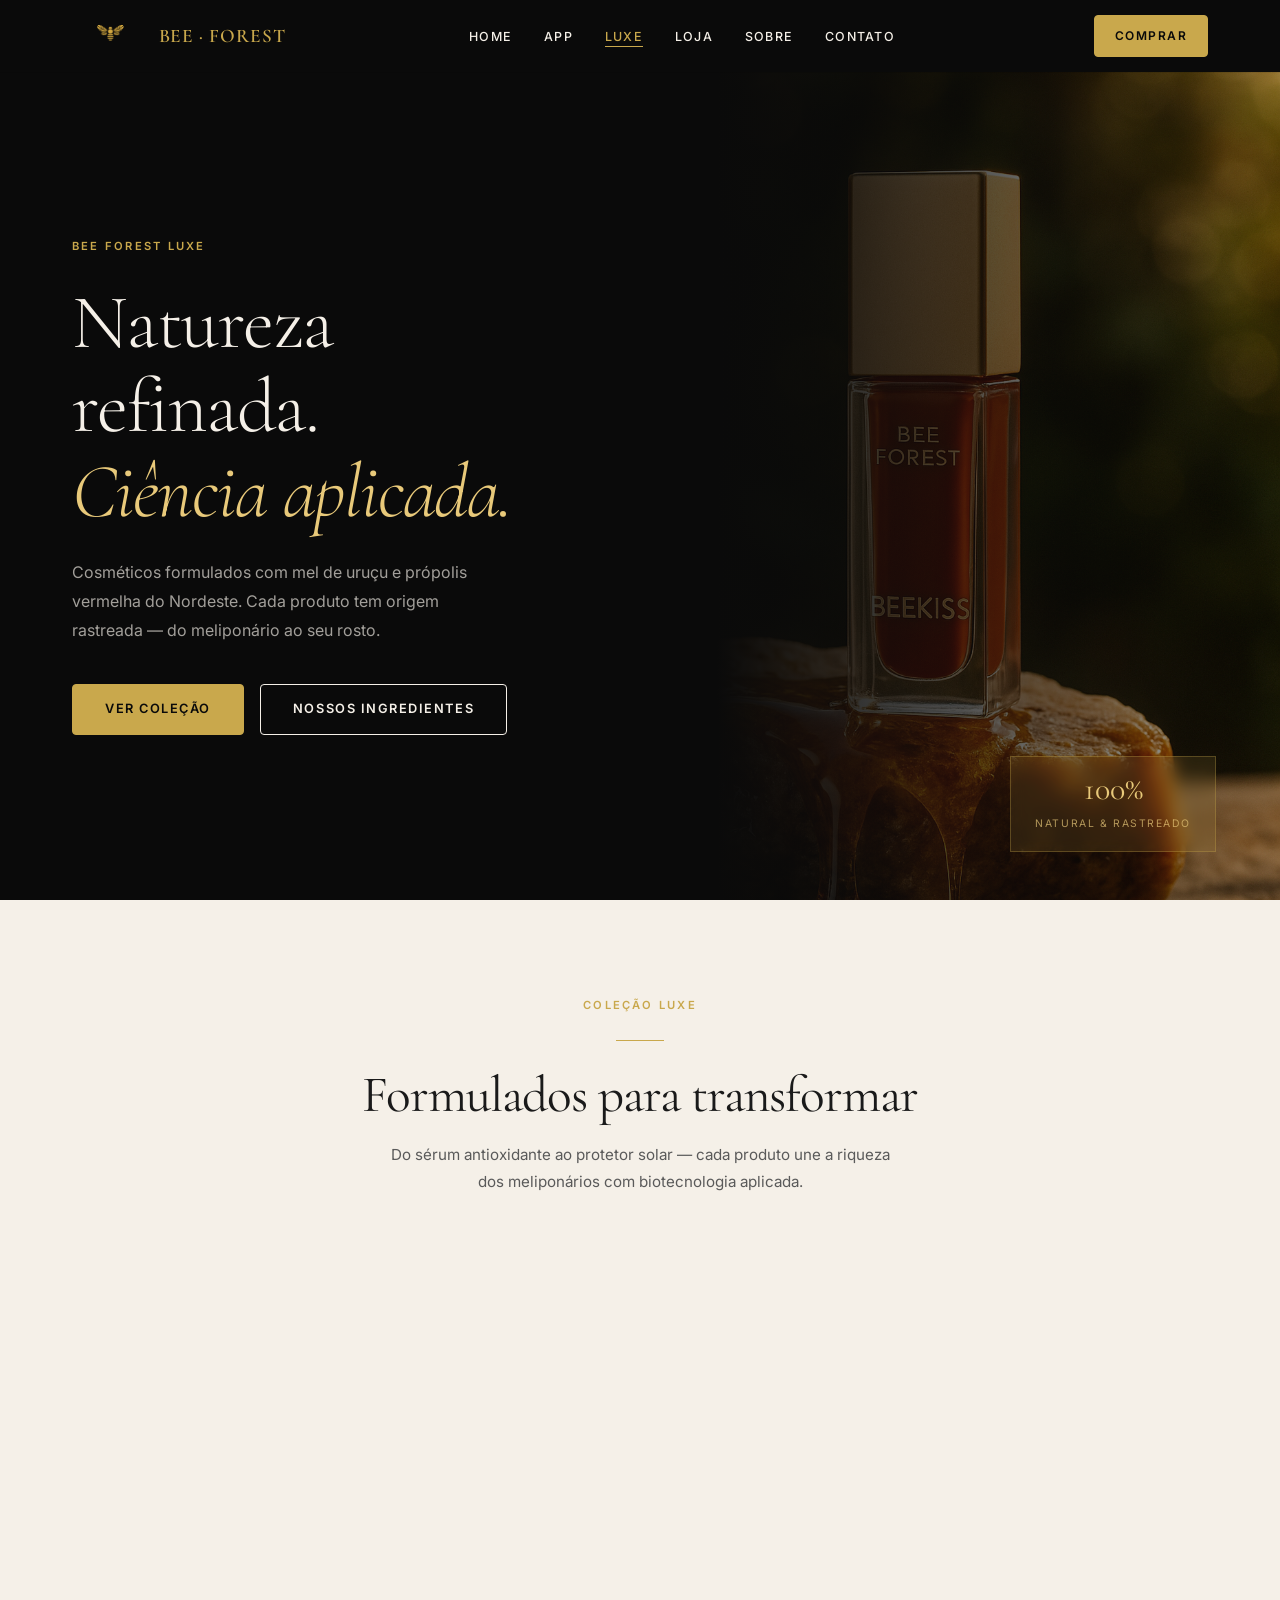
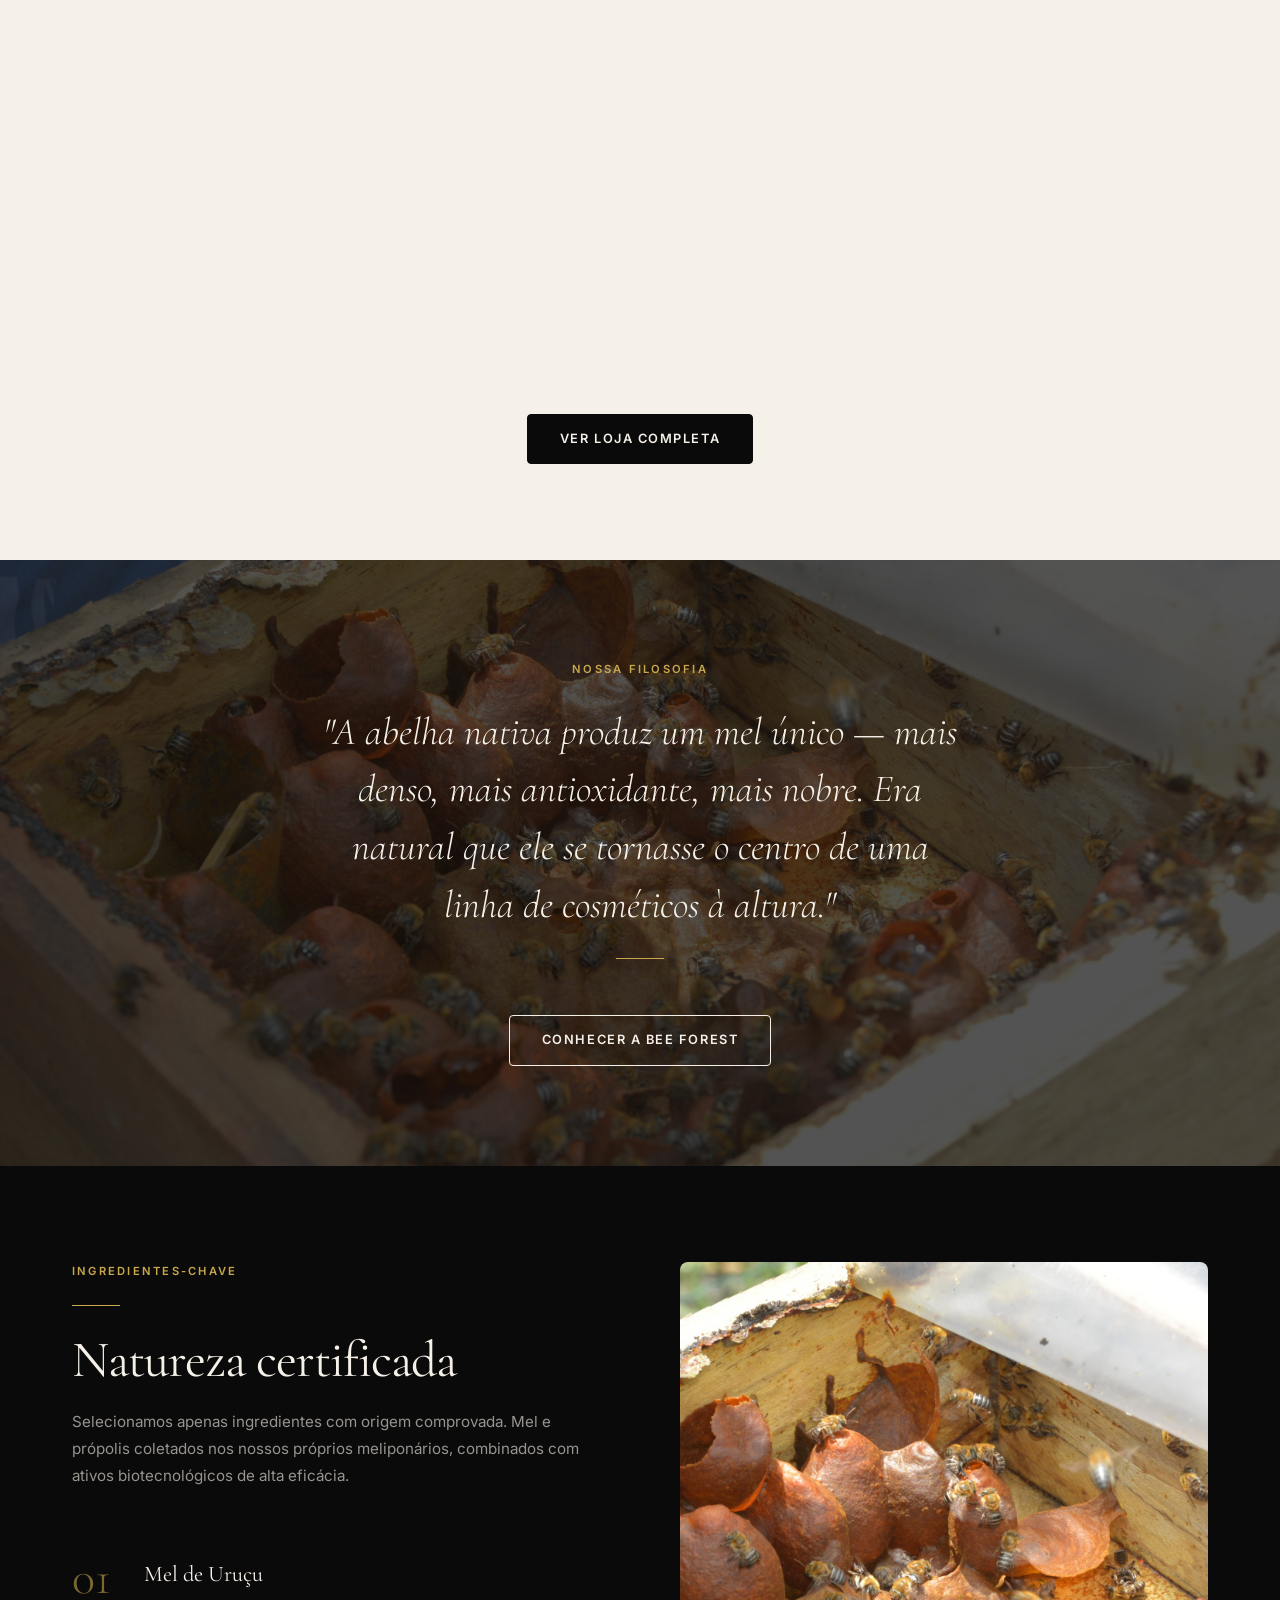
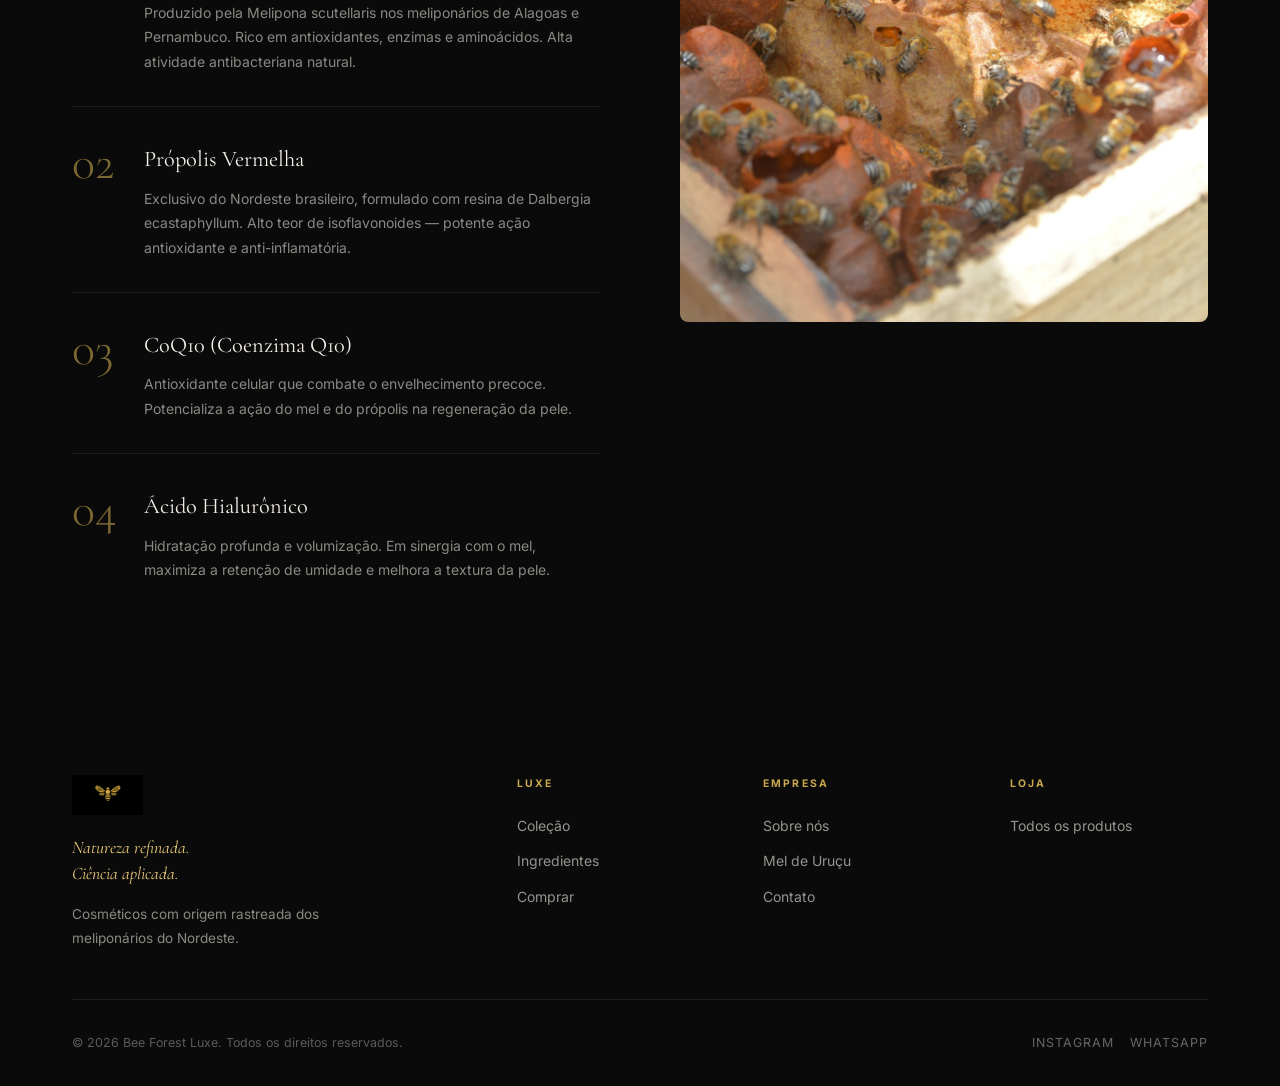
<file: luxe.html>
<!DOCTYPE html>
<html lang="pt-BR">
<head>
  <meta charset="UTF-8" />
  <meta name="viewport" content="width=device-width, initial-scale=1.0" />
  <title>Bee Forest Luxe — Cosméticos Naturais</title>
  <meta name="description" content="Cosméticos formulados com mel de uruçu e própolis vermelha do Nordeste. Natureza refinada, ciência aplicada." />

  <meta property="og:title"       content="Bee Forest Luxe — Cosméticos Naturais" />
  <meta property="og:description" content="Formulados com própolis vermelha, mel de uruçu e ingredientes certificados dos meliponários do Nordeste." />
  <meta property="og:image"       content="assets/images/WhatsApp_Image_2026-04-09_at_19_10_49.jpeg" />

  <link rel="icon"        href="assets/images/logo_apenas_abelha.png" type="image/png" />
  <link rel="preconnect" href="https://fonts.googleapis.com" />
  <link rel="preconnect" href="https://fonts.gstatic.com" crossorigin />
  <link rel="stylesheet" href="css/style.css" />
  <link rel="stylesheet" href="css/luxe.css" />
</head>
<body>

  <!-- ── NAV (dark) ───────────────────────────────────────────── -->
  <nav class="nav nav--dark-solid" aria-label="Navegação principal">
    <div class="nav__inner">
      <a href="index.html" class="nav__logo">
        <img src="assets/images/logo_bee_forest_fundo_transparente_de_verdade.png" alt="Bee Forest"
             onerror="this.style.display='none'">
        <span class="nav__logo-text">BEE · FOREST</span>
      </a>

      <ul class="nav__links" style="--link-color: var(--cream)">
        <li><a href="index.html"  class="nav__link" style="color:var(--cream)">Home</a></li>
        <li><a href="mel.html"    class="nav__link" style="color:var(--cream)">App</a></li>
        <li><a href="luxe.html"   class="nav__link nav__link--active" style="color:var(--gold)">Luxe</a></li>
        <li><a href="loja.html"   class="nav__link" style="color:var(--cream)">Loja</a></li>
        <li><a href="sobre.html"  class="nav__link" style="color:var(--cream)">Sobre</a></li>
        <li><a href="contato.html" class="nav__link" style="color:var(--cream)">Contato</a></li>
      </ul>

      <div class="nav__cta">
        <a href="loja.html" class="btn btn-gold btn-sm">Comprar</a>
      </div>

      <button class="nav__hamburger" aria-label="Abrir menu"
              style="--span-color: var(--cream)">
        <span style="background:var(--cream)"></span>
        <span style="background:var(--cream)"></span>
        <span style="background:var(--cream)"></span>
      </button>
    </div>
  </nav>

  <!-- Mobile Drawer -->
  <div class="nav__drawer">
    <div class="nav__drawer-overlay"></div>
    <div class="nav__drawer-panel">
      <button class="nav__drawer-close" aria-label="Fechar menu">×</button>
      <a href="index.html"   class="nav__drawer-link">Home</a>
      <a href="mel.html"     class="nav__drawer-link">Mel de Uruçu</a>
      <a href="luxe.html"    class="nav__drawer-link">Bee Forest Luxe</a>
      <a href="loja.html"    class="nav__drawer-link">Loja</a>
      <a href="sobre.html"   class="nav__drawer-link">Sobre</a>
      <a href="contato.html" class="nav__drawer-link">Contato</a>
    </div>
  </div>

  <!-- ── HERO ─────────────────────────────────────────────────── -->
  <section class="luxe-hero">
    <div class="luxe-hero__bg">
      <img src="assets/images/ChatGPT_Image_2_de_ago__de_2025__20_28_53.png"
           alt="Bee Forest Luxe — BEEKISS" />
      <div class="luxe-hero__bg-fade"></div>
    </div>

    <div class="luxe-hero__content">
      <div class="luxe-hero__text" data-reveal>
        <p class="eyebrow luxe-hero__eyebrow">Bee Forest Luxe</p>
        <h1 class="luxe-hero__title">
          Natureza refinada.<br>
          <em>Ciência aplicada.</em>
        </h1>
        <p class="luxe-hero__subtitle">
          Cosméticos formulados com mel de uruçu e própolis vermelha do Nordeste. Cada produto tem origem rastreada — do meliponário ao seu rosto.
        </p>
        <div class="luxe-hero__ctas">
          <a href="loja.html" class="btn btn-gold">Ver coleção</a>
          <a href="#ingredientes" class="btn btn-outline-light">Nossos ingredientes</a>
        </div>
      </div>
    </div>

    <div class="luxe-hero__badge" data-reveal>
      <strong>100%</strong>
      <span>Natural & Rastreado</span>
    </div>
  </section>

  <!-- ── PRODUCTS ──────────────────────────────────────────────── -->
  <section class="section luxe-products" id="colecao">
    <div class="container">
      <div class="section-header section-header--center" data-reveal>
        <p class="eyebrow">Coleção Luxe</p>
        <span class="divider divider--center"></span>
        <h2>Formulados para transformar</h2>
        <p class="text-mid mt-2" style="max-width:500px;margin-left:auto;margin-right:auto;font-size:0.95rem">
          Do sérum antioxidante ao protetor solar — cada produto une a riqueza dos meliponários com biotecnologia aplicada.
        </p>
      </div>

      <!-- Products grid — loaded by JS -->
      <div class="grid-2" id="luxe-product-grid" style="gap:2rem;grid-template-columns:repeat(2,1fr)">
        <!-- Rendered below by inline script -->
      </div>

      <div class="text-center mt-6" data-reveal>
        <a href="loja.html" class="btn btn-dark">Ver loja completa</a>
      </div>
    </div>
  </section>

  <!-- ── PHILOSOPHY ────────────────────────────────────────────── -->
  <section class="luxe-philosophy">
    <div class="luxe-philosophy__content" data-reveal>
      <p class="eyebrow" style="color:var(--gold);margin-bottom:1.5rem">Nossa filosofia</p>
      <blockquote class="luxe-philosophy__quote">
        "A abelha nativa produz um mel único — mais denso, mais antioxidante, mais nobre. Era natural que ele se tornasse o centro de uma linha de cosméticos à altura."
      </blockquote>
      <span class="divider divider--center" style="background:var(--gold)"></span>
      <a href="sobre.html" class="btn btn-outline-light mt-4">Conhecer a Bee Forest</a>
    </div>
  </section>

  <!-- ── INGREDIENTES ───────────────────────────────────────────── -->
  <section class="section ingredients-section" id="ingredientes">
    <div class="container">
      <div class="grid-2" style="gap:5rem;align-items:start">

        <div data-reveal>
          <p class="eyebrow">Ingredientes-chave</p>
          <span class="divider"></span>
          <h2 style="color:var(--cream)">Natureza certificada</h2>
          <p style="color:rgba(245,240,232,0.6);margin-top:1rem;line-height:1.8;font-size:0.95rem">
            Selecionamos apenas ingredientes com origem comprovada. Mel e própolis coletados nos nossos próprios meliponários, combinados com ativos biotecnológicos de alta eficácia.
          </p>

          <div class="mt-4">
            <div class="ingredient-item">
              <span class="ingredient-item__num">01</span>
              <div>
                <p class="ingredient-item__name">Mel de Uruçu</p>
                <p class="ingredient-item__desc">
                  Produzido pela Melipona scutellaris nos meliponários de Alagoas e Pernambuco. Rico em antioxidantes, enzimas e aminoácidos. Alta atividade antibacteriana natural.
                </p>
              </div>
            </div>
            <div class="ingredient-item">
              <span class="ingredient-item__num">02</span>
              <div>
                <p class="ingredient-item__name">Própolis Vermelha</p>
                <p class="ingredient-item__desc">
                  Exclusivo do Nordeste brasileiro, formulado com resina de Dalbergia ecastaphyllum. Alto teor de isoflavonoides — potente ação antioxidante e anti-inflamatória.
                </p>
              </div>
            </div>
            <div class="ingredient-item">
              <span class="ingredient-item__num">03</span>
              <div>
                <p class="ingredient-item__name">CoQ10 (Coenzima Q10)</p>
                <p class="ingredient-item__desc">
                  Antioxidante celular que combate o envelhecimento precoce. Potencializa a ação do mel e do própolis na regeneração da pele.
                </p>
              </div>
            </div>
            <div class="ingredient-item">
              <span class="ingredient-item__num">04</span>
              <div>
                <p class="ingredient-item__name">Ácido Hialurônico</p>
                <p class="ingredient-item__desc">
                  Hidratação profunda e volumização. Em sinergia com o mel, maximiza a retenção de umidade e melhora a textura da pele.
                </p>
              </div>
            </div>
          </div>
        </div>

        <div data-reveal data-reveal-delay="1">
          <div style="border-radius:var(--radius-lg);overflow:hidden;aspect-ratio:4/5">
            <img src="assets/images/WhatsApp_Image_2026-04-09_at_15_53_04.jpeg"
                 alt="Própolis vermelho nos meliponários"
                 style="width:100%;height:100%;object-fit:cover" loading="lazy">
          </div>
        </div>

      </div>
    </div>
  </section>

  <!-- ── FOOTER ─────────────────────────────────────────────────── -->
  <footer class="footer">
    <div class="container">
      <div class="footer__grid">
        <div class="footer__brand">
          <img src="assets/images/logo_fundo_preto_e_figura_dourada.png" alt="Bee Forest"
               onerror="this.style.display='none'">
          <p class="footer__tagline">Natureza refinada.<br>Ciência aplicada.</p>
          <p class="footer__desc">Cosméticos com origem rastreada dos meliponários do Nordeste.</p>
        </div>
        <div>
          <p class="footer__col-title">Luxe</p>
          <ul class="footer__links">
            <li><a href="#colecao">Coleção</a></li>
            <li><a href="#ingredientes">Ingredientes</a></li>
            <li><a href="loja.html">Comprar</a></li>
          </ul>
        </div>
        <div>
          <p class="footer__col-title">Empresa</p>
          <ul class="footer__links">
            <li><a href="sobre.html">Sobre nós</a></li>
            <li><a href="mel.html">Mel de Uruçu</a></li>
            <li><a href="contato.html">Contato</a></li>
          </ul>
        </div>
        <div>
          <p class="footer__col-title">Loja</p>
          <ul class="footer__links">
            <li><a href="loja.html">Todos os produtos</a></li>
          </ul>
        </div>
      </div>
      <div class="footer__bottom">
        <p class="footer__copy">© 2026 Bee Forest Luxe. Todos os direitos reservados.</p>
        <div class="footer__social">
          <a href="#">Instagram</a>
          <a href="#">WhatsApp</a>
        </div>
      </div>
    </div>
  </footer>

  <div class="toast-container"></div>
  <script src="js/main.js"></script>
  <script>
    // Render luxe products
    (async function() {
      try {
        const res = await fetch('data/products.json');
        const products = await res.json();
        const grid = document.getElementById('luxe-product-grid');
        if (!grid) return;

        grid.innerHTML = products.map((p, i) => {
          const isFeatured = p.id === 'golden-drops';
          const imgHTML = p.imagem
            ? `<img src="${p.imagem}" alt="${p.nome}" loading="lazy">`
            : `<div style="width:100%;height:100%;display:flex;align-items:center;justify-content:center;font-size:4rem;background:var(--cream)">✨</div>`;

          const ingredientsHTML = p.ingredientes.map(i => `<span class="ingredient-tag">${i}</span>`).join('');

          if (isFeatured) {
            return `
              <div class="luxe-product-card luxe-product-card--featured" data-reveal>
                <div class="luxe-product-card__img-wrap">${imgHTML}</div>
                <div class="luxe-product-card__body">
                  <div>
                    <p class="luxe-product-card__category">${p.categoria}</p>
                    <h3 class="luxe-product-card__name">${p.nome}</h3>
                    <p class="luxe-product-card__sub">${p.subtitulo}</p>
                    <p class="luxe-product-card__desc">${p.descricao}</p>
                    <div class="luxe-product-card__ingredients">${ingredientsHTML}</div>
                  </div>
                  <div class="luxe-product-card__footer">
                    <span class="luxe-product-card__price">R$ ${p.preco.toFixed(2).replace('.', ',')}</span>
                    <a href="loja.html" class="btn btn-gold btn-sm">Comprar</a>
                  </div>
                </div>
              </div>
            `;
          }

          return `
            <div class="luxe-product-card" data-reveal data-reveal-delay="${(i % 2) + 1}">
              <div class="luxe-product-card__img-wrap" style="aspect-ratio:4/3">${imgHTML}</div>
              <div class="luxe-product-card__body">
                <div>
                  <p class="luxe-product-card__category">${p.categoria}</p>
                  <h3 class="luxe-product-card__name">${p.nome}</h3>
                  <p class="luxe-product-card__sub">${p.subtitulo}</p>
                  <p class="luxe-product-card__desc">${p.descricao}</p>
                  <div class="luxe-product-card__ingredients">${ingredientsHTML}</div>
                </div>
                <div class="luxe-product-card__footer">
                  <span class="luxe-product-card__price">R$ ${p.preco.toFixed(2).replace('.', ',')}</span>
                  <a href="loja.html" class="btn btn-gold btn-sm">Comprar</a>
                </div>
              </div>
            </div>
          `;
        }).join('');
      } catch(e) { console.warn('Could not load products', e); }
    })();
  </script>
</body>
</html>
</file>
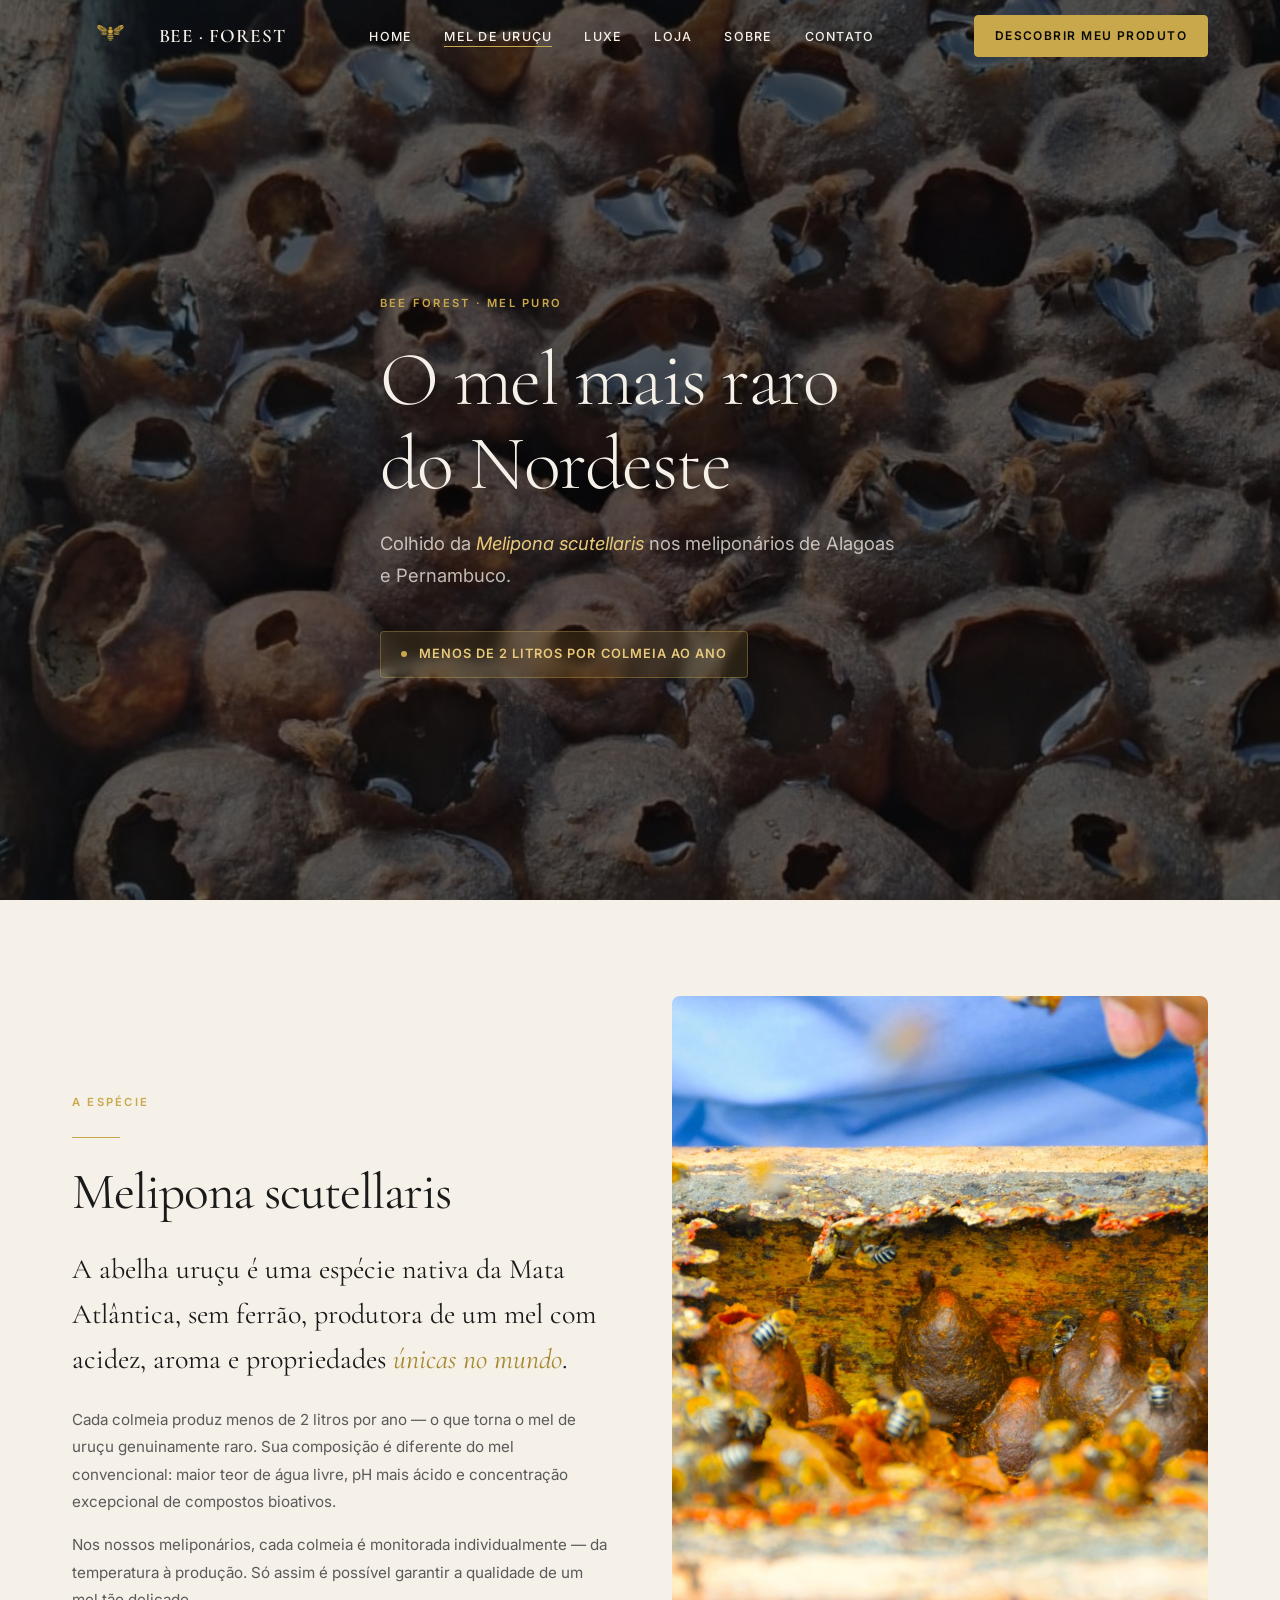
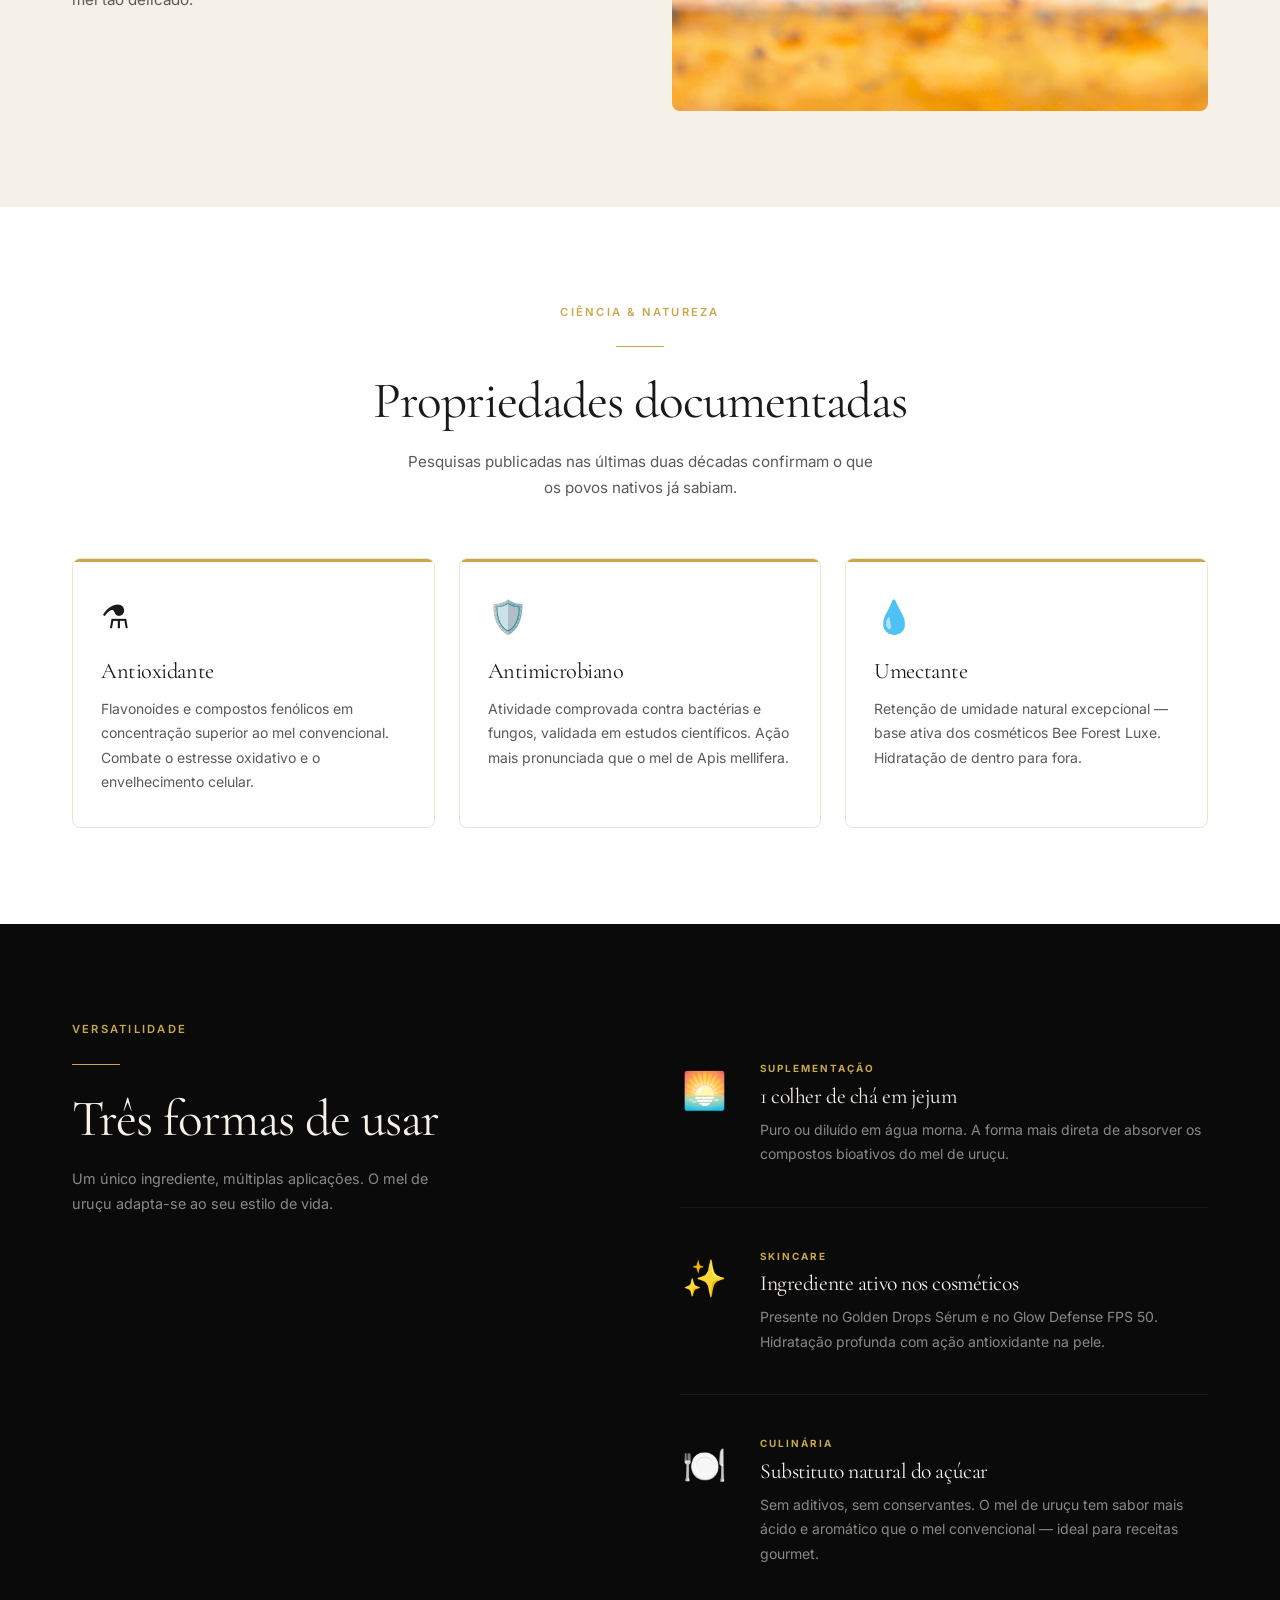
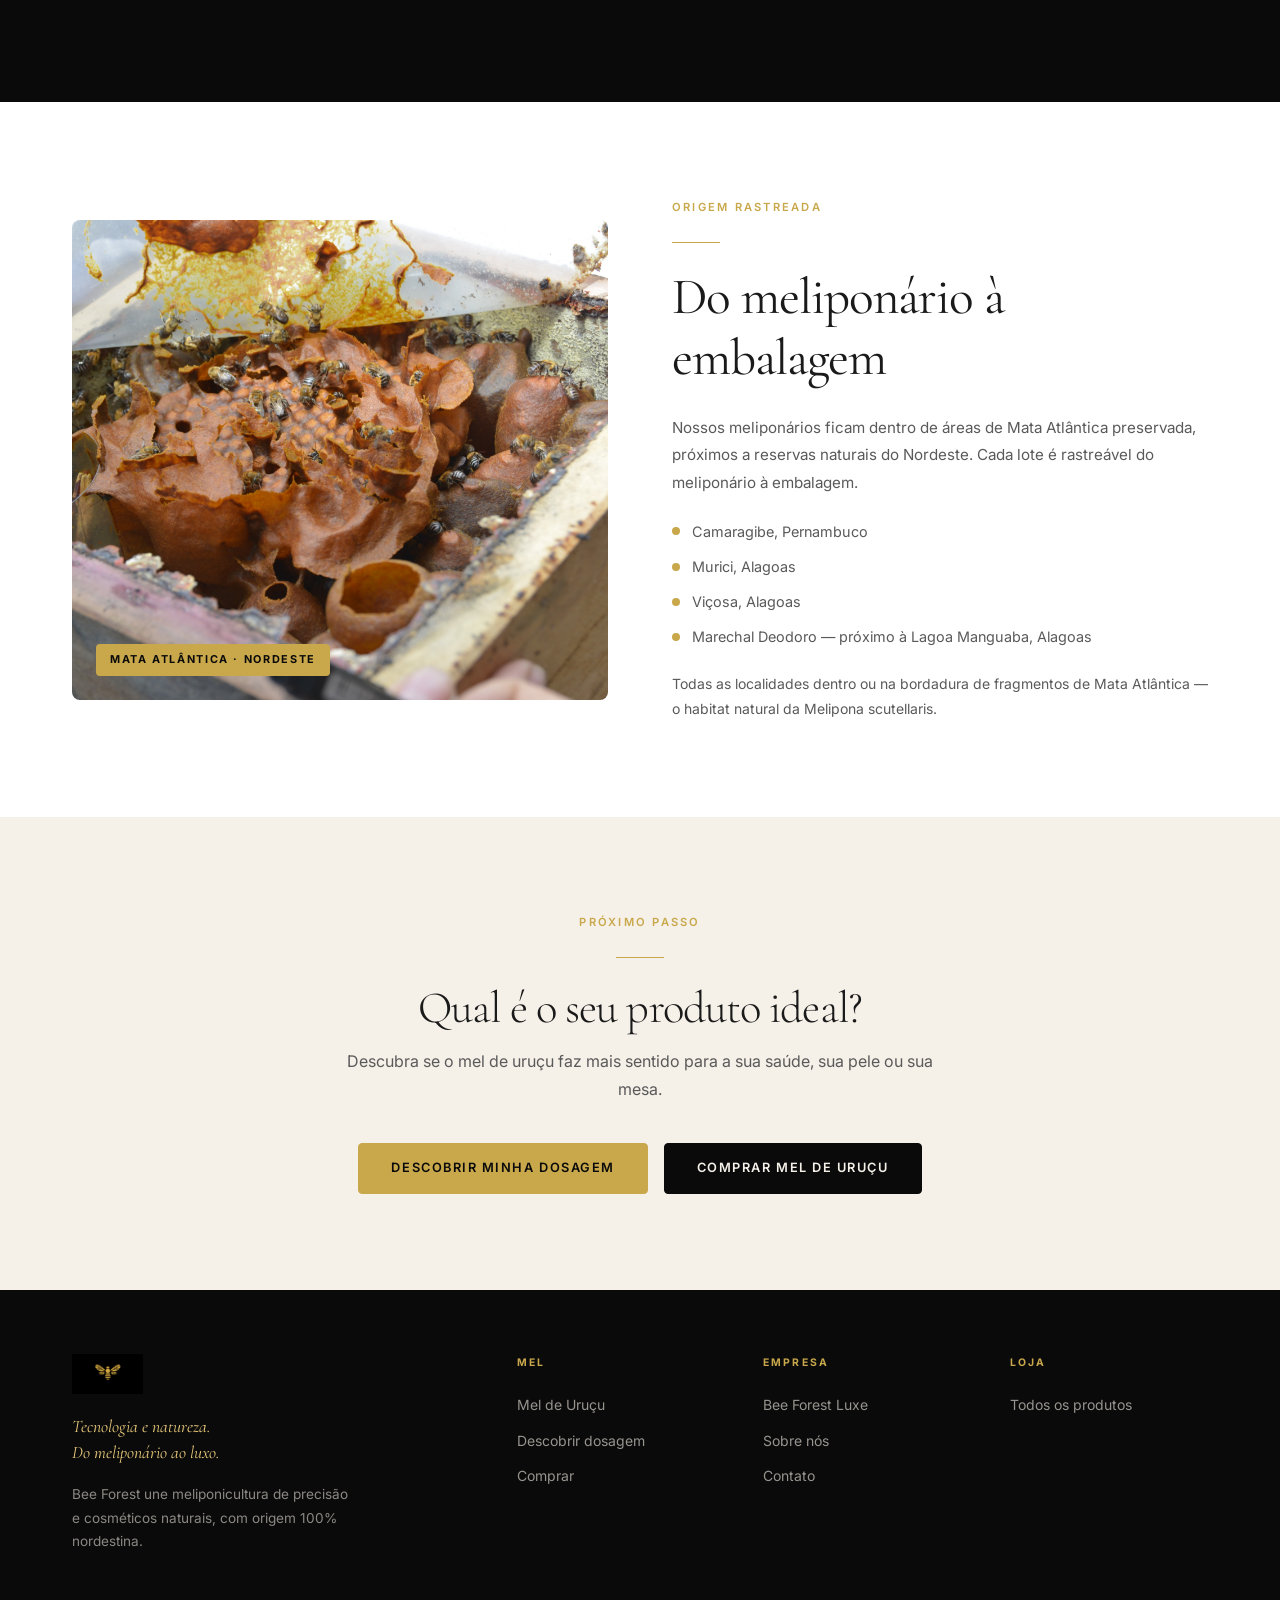
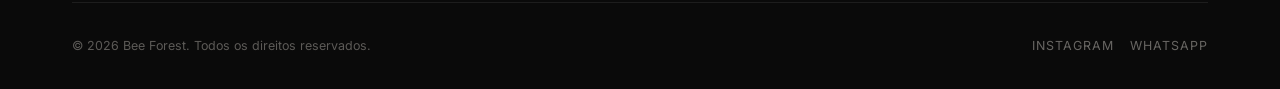
<file: mel.html>
<!DOCTYPE html>
<html lang="pt-BR">
<head>
  <meta charset="UTF-8" />
  <meta name="viewport" content="width=device-width, initial-scale=1.0" />
  <title>Mel de Uruçu — Bee Forest</title>
  <meta name="description" content="O mel mais raro do Nordeste. Colhido da Melipona scutellaris nos meliponários de Alagoas e Pernambuco." />

  <meta property="og:title"       content="Mel de Uruçu Bee Forest — O mel mais raro do Nordeste" />
  <meta property="og:description" content="Colhido da Melipona scutellaris. Antioxidante, antimicrobiano, umectante. Menos de 2 litros por colmeia por ano." />
  <meta property="og:image"       content="assets/images/WhatsApp_Image_2026-04-09_at_19_10_49.jpeg" />

  <link rel="icon" href="assets/images/logo_apenas_abelha.png" type="image/png" />
  <link rel="preconnect" href="https://fonts.googleapis.com" />
  <link rel="preconnect" href="https://fonts.gstatic.com" crossorigin />
  <link rel="stylesheet" href="css/style.css" />

  <style>
    /* ── Hero ── */
    .mel-hero {
      background-image: url('assets/images/PHOTO-2025-04-29-19-34-37.jpg');
      background-size: cover;
      background-position: center 40%;
      min-height: 100vh;
      display: flex;
      align-items: center;
      position: relative;
    }
    .mel-hero::before {
      content: '';
      position: absolute;
      inset: 0;
      background: rgba(10,10,10,0.62);
    }
    .mel-hero__content {
      position: relative;
      z-index: 1;
      color: var(--cream);
      padding-top: var(--nav-h);
    }
    .mel-hero__eyebrow { color: var(--gold); margin-bottom: 1.5rem; }
    .mel-hero__title {
      font-family: var(--font-serif);
      font-size: clamp(2.75rem, 6vw, 5rem);
      font-weight: 300;
      line-height: 1.1;
      margin-bottom: 1.25rem;
      text-shadow: 0 2px 16px rgba(0,0,0,0.25);
    }
    .mel-hero__subtitle {
      font-size: clamp(1rem, 1.8vw, 1.15rem);
      color: rgba(245,240,232,0.75);
      max-width: 520px;
      line-height: 1.75;
      margin-bottom: 2.5rem;
    }
    .mel-hero__rarity {
      display: inline-flex;
      align-items: center;
      gap: 0.75rem;
      background: rgba(201,168,76,0.12);
      border: 1px solid rgba(201,168,76,0.35);
      color: var(--gold-light);
      padding: 0.75rem 1.25rem;
      border-radius: var(--radius);
      font-size: 0.8rem;
      font-weight: 600;
      letter-spacing: 0.08em;
      text-transform: uppercase;
      backdrop-filter: blur(6px);
    }
    .mel-hero__rarity-dot {
      width: 6px; height: 6px;
      border-radius: 50%;
      background: var(--gold);
      flex-shrink: 0;
    }

    /* ── O que é ── */
    .mel-what { background: var(--cream); }
    .mel-what__lead {
      font-family: var(--font-serif);
      font-size: clamp(1.25rem, 2.5vw, 1.75rem);
      font-weight: 400;
      line-height: 1.6;
      color: var(--text-dark);
    }
    .mel-what__lead em { font-style: italic; color: var(--gold-dark); }

    /* ── Propriedades ── */
    .prop-card {
      background: var(--white);
      border: 1px solid var(--cream-dark);
      border-radius: var(--radius-lg);
      padding: 2rem 1.75rem;
      position: relative;
      overflow: hidden;
      transition: box-shadow var(--transition), transform var(--transition);
    }
    .prop-card:hover {
      box-shadow: 0 12px 40px rgba(0,0,0,0.08);
      transform: translateY(-3px);
    }
    .prop-card::before {
      content: '';
      position: absolute;
      top: 0; left: 0; right: 0;
      height: 3px;
      background: var(--gold);
    }
    .prop-card__icon { font-size: 2rem; margin-bottom: 1rem; }
    .prop-card__title {
      font-family: var(--font-serif);
      font-size: 1.4rem;
      margin-bottom: 0.75rem;
      color: var(--text-dark);
    }
    .prop-card__desc { font-size: 0.875rem; color: var(--text-mid); line-height: 1.75; }

    /* ── Usos ── */
    .usos-section { background: var(--black); }
    .uso-item {
      display: flex;
      gap: 2rem;
      padding: 2.5rem 0;
      border-bottom: 1px solid rgba(255,255,255,0.06);
      align-items: flex-start;
    }
    .uso-item:last-child { border-bottom: none; }
    .uso-item__icon {
      font-size: 2.25rem;
      flex-shrink: 0;
      width: 3rem;
      text-align: center;
      margin-top: 2px;
    }
    .uso-item__label {
      font-size: 0.62rem;
      font-weight: 700;
      letter-spacing: 0.2em;
      text-transform: uppercase;
      color: var(--gold);
      margin-bottom: 0.4rem;
    }
    .uso-item__title {
      font-family: var(--font-serif);
      font-size: 1.35rem;
      color: var(--cream);
      margin-bottom: 0.5rem;
    }
    .uso-item__desc { font-size: 0.875rem; color: rgba(245,240,232,0.55); line-height: 1.75; }

    /* ── Origem ── */
    .origem-section { background: var(--white); }
    .origem-img-wrap {
      position: relative;
      border-radius: var(--radius-lg);
      overflow: hidden;
    }
    .origem-img-wrap img { width: 100%; height: 480px; object-fit: cover; }
    .origem-img-badge {
      position: absolute;
      bottom: 1.5rem; left: 1.5rem;
      background: var(--gold);
      color: var(--black);
      font-size: 0.68rem;
      font-weight: 700;
      letter-spacing: 0.15em;
      text-transform: uppercase;
      padding: 0.45rem 0.875rem;
      border-radius: var(--radius);
    }

    .locais-list {
      display: flex;
      flex-direction: column;
      gap: 0.75rem;
      margin: 1.5rem 0;
    }
    .locais-list__item {
      display: flex;
      align-items: center;
      gap: 0.75rem;
      font-size: 0.9rem;
      color: var(--text-mid);
    }
    .locais-list__dot {
      width: 8px; height: 8px;
      border-radius: 50%;
      background: var(--gold);
      flex-shrink: 0;
    }

    /* ── CTA duplo ── */
    .mel-cta { background: var(--cream); }
    .mel-cta__inner {
      text-align: center;
      max-width: 600px;
      margin: 0 auto;
    }
    .mel-cta__title {
      font-family: var(--font-serif);
      font-size: clamp(2rem, 3.5vw, 3rem);
      font-weight: 300;
      margin-bottom: 0.75rem;
    }
    .mel-cta__sub { color: var(--text-mid); margin-bottom: 2.5rem; }
    .mel-cta__btns { display: flex; gap: 1rem; justify-content: center; flex-wrap: wrap; }
  </style>
</head>
<body>

  <!-- ── NAV ───────────────────────────────────────────────────── -->
  <nav class="nav nav--hero" aria-label="Navegação principal">
    <div class="nav__inner">
      <a href="index.html" class="nav__logo">
        <img src="assets/images/logo_bee_forest_fundo_transparente_de_verdade.png" alt="Bee Forest"
             onerror="this.style.display='none'">
        <span class="nav__logo-text">BEE · FOREST</span>
      </a>

      <ul class="nav__links">
        <li><a href="index.html"   class="nav__link">Home</a></li>
        <li><a href="mel.html"     class="nav__link nav__link--active">Mel de Uruçu</a></li>
        <li><a href="luxe.html"    class="nav__link">Luxe</a></li>
        <li><a href="loja.html"    class="nav__link">Loja</a></li>
        <li><a href="sobre.html"   class="nav__link">Sobre</a></li>
        <li><a href="contato.html" class="nav__link">Contato</a></li>
      </ul>

      <div class="nav__cta">
        <a href="quiz.html" class="btn btn-gold btn-sm">Descobrir meu produto</a>
      </div>

      <button class="nav__hamburger" aria-label="Abrir menu">
        <span></span><span></span><span></span>
      </button>
    </div>
  </nav>

  <div class="nav__drawer">
    <div class="nav__drawer-overlay"></div>
    <div class="nav__drawer-panel">
      <button class="nav__drawer-close" aria-label="Fechar menu">×</button>
      <a href="index.html"   class="nav__drawer-link">Home</a>
      <a href="mel.html"     class="nav__drawer-link">Mel de Uruçu</a>
      <a href="luxe.html"    class="nav__drawer-link">Bee Forest Luxe</a>
      <a href="loja.html"    class="nav__drawer-link">Loja</a>
      <a href="sobre.html"   class="nav__drawer-link">Sobre</a>
      <a href="contato.html" class="nav__drawer-link">Contato</a>
    </div>
  </div>

  <!-- ── HERO ─────────────────────────────────────────────────── -->
  <section class="mel-hero">
    <div class="mel-hero__content container">
      <p class="eyebrow mel-hero__eyebrow">Bee Forest · Mel Puro</p>
      <h1 class="mel-hero__title">
        O mel mais raro<br>do Nordeste
      </h1>
      <p class="mel-hero__subtitle">
        Colhido da <em style="font-style:italic;color:var(--gold-light)">Melipona scutellaris</em> nos meliponários de Alagoas e Pernambuco.
      </p>
      <div class="mel-hero__rarity" data-reveal>
        <span class="mel-hero__rarity-dot"></span>
        Menos de 2 litros por colmeia ao ano
      </div>
    </div>
  </section>

  <!-- ── O QUE É ───────────────────────────────────────────────── -->
  <section class="section mel-what">
    <div class="container">
      <div class="grid-2" style="gap:4rem">
        <div data-reveal>
          <p class="eyebrow">A espécie</p>
          <span class="divider"></span>
          <h2>Melipona scutellaris</h2>
          <p class="mel-what__lead mt-3">
            A abelha uruçu é uma espécie nativa da Mata Atlântica, sem ferrão, produtora de um mel com acidez, aroma e propriedades <em>únicas no mundo</em>.
          </p>
          <p class="text-mid mt-3" style="font-size:0.95rem;line-height:1.8">
            Cada colmeia produz menos de 2 litros por ano — o que torna o mel de uruçu genuinamente raro. Sua composição é diferente do mel convencional: maior teor de água livre, pH mais ácido e concentração excepcional de compostos bioativos.
          </p>
          <p class="text-mid mt-2" style="font-size:0.95rem;line-height:1.8">
            Nos nossos meliponários, cada colmeia é monitorada individualmente — da temperatura à produção. Só assim é possível garantir a qualidade de um mel tão delicado.
          </p>
        </div>
        <div data-reveal data-reveal-delay="1">
          <div style="border-radius:var(--radius-lg);overflow:hidden;aspect-ratio:3/4">
            <img src="assets/images/WhatsApp_Image_2026-04-09_at_15_53_41.jpeg"
                 alt="Interior de colmeia uruçu com potes de mel e própolis vermelha"
                 style="width:100%;height:100%;object-fit:cover" loading="lazy">
          </div>
        </div>
      </div>
    </div>
  </section>

  <!-- ── PROPRIEDADES ──────────────────────────────────────────── -->
  <section class="section">
    <div class="container">
      <div class="section-header section-header--center" data-reveal>
        <p class="eyebrow">Ciência & Natureza</p>
        <span class="divider divider--center"></span>
        <h2>Propriedades documentadas</h2>
        <p class="text-mid mt-2" style="max-width:480px;margin-left:auto;margin-right:auto;font-size:0.95rem">
          Pesquisas publicadas nas últimas duas décadas confirmam o que os povos nativos já sabiam.
        </p>
      </div>

      <div class="grid-3" style="gap:1.5rem">
        <div class="prop-card" data-reveal>
          <div class="prop-card__icon">⚗️</div>
          <h3 class="prop-card__title">Antioxidante</h3>
          <p class="prop-card__desc">
            Flavonoides e compostos fenólicos em concentração superior ao mel convencional. Combate o estresse oxidativo e o envelhecimento celular.
          </p>
        </div>
        <div class="prop-card" data-reveal data-reveal-delay="1">
          <div class="prop-card__icon">🛡️</div>
          <h3 class="prop-card__title">Antimicrobiano</h3>
          <p class="prop-card__desc">
            Atividade comprovada contra bactérias e fungos, validada em estudos científicos. Ação mais pronunciada que o mel de Apis mellifera.
          </p>
        </div>
        <div class="prop-card" data-reveal data-reveal-delay="2">
          <div class="prop-card__icon">💧</div>
          <h3 class="prop-card__title">Umectante</h3>
          <p class="prop-card__desc">
            Retenção de umidade natural excepcional — base ativa dos cosméticos Bee Forest Luxe. Hidratação de dentro para fora.
          </p>
        </div>
      </div>
    </div>
  </section>

  <!-- ── USOS ──────────────────────────────────────────────────── -->
  <section class="section usos-section">
    <div class="container">
      <div class="grid-2" style="gap:5rem;align-items:start">
        <div data-reveal>
          <p class="eyebrow" style="color:var(--gold)">Versatilidade</p>
          <span class="divider"></span>
          <h2 style="color:var(--cream)">Três formas de usar</h2>
          <p style="color:rgba(245,240,232,0.55);margin-top:1rem;font-size:0.9rem;line-height:1.75;max-width:360px">
            Um único ingrediente, múltiplas aplicações. O mel de uruçu adapta-se ao seu estilo de vida.
          </p>
        </div>
        <div data-reveal data-reveal-delay="1">
          <div class="uso-item">
            <span class="uso-item__icon">🌅</span>
            <div>
              <p class="uso-item__label">Suplementação</p>
              <h4 class="uso-item__title">1 colher de chá em jejum</h4>
              <p class="uso-item__desc">
                Puro ou diluído em água morna. A forma mais direta de absorver os compostos bioativos do mel de uruçu.
              </p>
            </div>
          </div>
          <div class="uso-item">
            <span class="uso-item__icon">✨</span>
            <div>
              <p class="uso-item__label">Skincare</p>
              <h4 class="uso-item__title">Ingrediente ativo nos cosméticos</h4>
              <p class="uso-item__desc">
                Presente no Golden Drops Sérum e no Glow Defense FPS 50. Hidratação profunda com ação antioxidante na pele.
              </p>
            </div>
          </div>
          <div class="uso-item">
            <span class="uso-item__icon">🍽️</span>
            <div>
              <p class="uso-item__label">Culinária</p>
              <h4 class="uso-item__title">Substituto natural do açúcar</h4>
              <p class="uso-item__desc">
                Sem aditivos, sem conservantes. O mel de uruçu tem sabor mais ácido e aromático que o mel convencional — ideal para receitas gourmet.
              </p>
            </div>
          </div>
        </div>
      </div>
    </div>
  </section>

  <!-- ── ORIGEM ────────────────────────────────────────────────── -->
  <section class="section origem-section">
    <div class="container">
      <div class="grid-2" style="gap:4rem">
        <div class="origem-img-wrap" data-reveal>
          <img
            src="assets/images/WhatsApp_Image_2026-04-09_at_15_53_03.jpeg"
            alt="Favo da colmeia uruçu com células de cria"
            loading="lazy"
          />
          <span class="origem-img-badge">Mata Atlântica · Nordeste</span>
        </div>
        <div data-reveal data-reveal-delay="1">
          <p class="eyebrow">Origem rastreada</p>
          <span class="divider"></span>
          <h2>Do meliponário à embalagem</h2>
          <p class="text-mid mt-3" style="line-height:1.8;font-size:0.95rem">
            Nossos meliponários ficam dentro de áreas de Mata Atlântica preservada, próximos a reservas naturais do Nordeste. Cada lote é rastreável do meliponário à embalagem.
          </p>

          <div class="locais-list mt-4">
            <div class="locais-list__item">
              <span class="locais-list__dot"></span>
              Camaragibe, Pernambuco
            </div>
            <div class="locais-list__item">
              <span class="locais-list__dot"></span>
              Murici, Alagoas
            </div>
            <div class="locais-list__item">
              <span class="locais-list__dot"></span>
              Viçosa, Alagoas
            </div>
            <div class="locais-list__item">
              <span class="locais-list__dot"></span>
              Marechal Deodoro — próximo à Lagoa Manguaba, Alagoas
            </div>
          </div>

          <p class="text-mid mt-3" style="font-size:0.875rem;line-height:1.75">
            Todas as localidades dentro ou na bordadura de fragmentos de Mata Atlântica — o habitat natural da Melipona scutellaris.
          </p>
        </div>
      </div>
    </div>
  </section>

  <!-- ── CTA ───────────────────────────────────────────────────── -->
  <section class="section mel-cta">
    <div class="container">
      <div class="mel-cta__inner" data-reveal>
        <p class="eyebrow">Próximo passo</p>
        <span class="divider divider--center"></span>
        <h2 class="mel-cta__title">Qual é o seu produto ideal?</h2>
        <p class="mel-cta__sub">
          Descubra se o mel de uruçu faz mais sentido para a sua saúde, sua pele ou sua mesa.
        </p>
        <div class="mel-cta__btns">
          <a href="quiz.html" class="btn btn-gold">Descobrir minha dosagem</a>
          <a href="loja.html" class="btn btn-dark">Comprar mel de uruçu</a>
        </div>
      </div>
    </div>
  </section>

  <!-- ── FOOTER ─────────────────────────────────────────────────── -->
  <footer class="footer">
    <div class="container">
      <div class="footer__grid">
        <div class="footer__brand">
          <img src="assets/images/logo_fundo_preto_e_figura_dourada.png" alt="Bee Forest"
               onerror="this.style.display='none'">
          <p class="footer__tagline">Tecnologia e natureza.<br>Do meliponário ao luxo.</p>
          <p class="footer__desc">Bee Forest une meliponicultura de precisão e cosméticos naturais, com origem 100% nordestina.</p>
        </div>
        <div>
          <p class="footer__col-title">Mel</p>
          <ul class="footer__links">
            <li><a href="mel.html">Mel de Uruçu</a></li>
            <li><a href="quiz.html">Descobrir dosagem</a></li>
            <li><a href="loja.html">Comprar</a></li>
          </ul>
        </div>
        <div>
          <p class="footer__col-title">Empresa</p>
          <ul class="footer__links">
            <li><a href="luxe.html">Bee Forest Luxe</a></li>
            <li><a href="sobre.html">Sobre nós</a></li>
            <li><a href="contato.html">Contato</a></li>
          </ul>
        </div>
        <div>
          <p class="footer__col-title">Loja</p>
          <ul class="footer__links">
            <li><a href="loja.html">Todos os produtos</a></li>
          </ul>
        </div>
      </div>
      <div class="footer__bottom">
        <p class="footer__copy">© 2026 Bee Forest. Todos os direitos reservados.</p>
        <div class="footer__social">
          <a href="#">Instagram</a>
          <a href="#">WhatsApp</a>
        </div>
      </div>
    </div>
  </footer>

  <div class="toast-container"></div>
  <script src="js/main.js"></script>
</body>
</html>
</file>
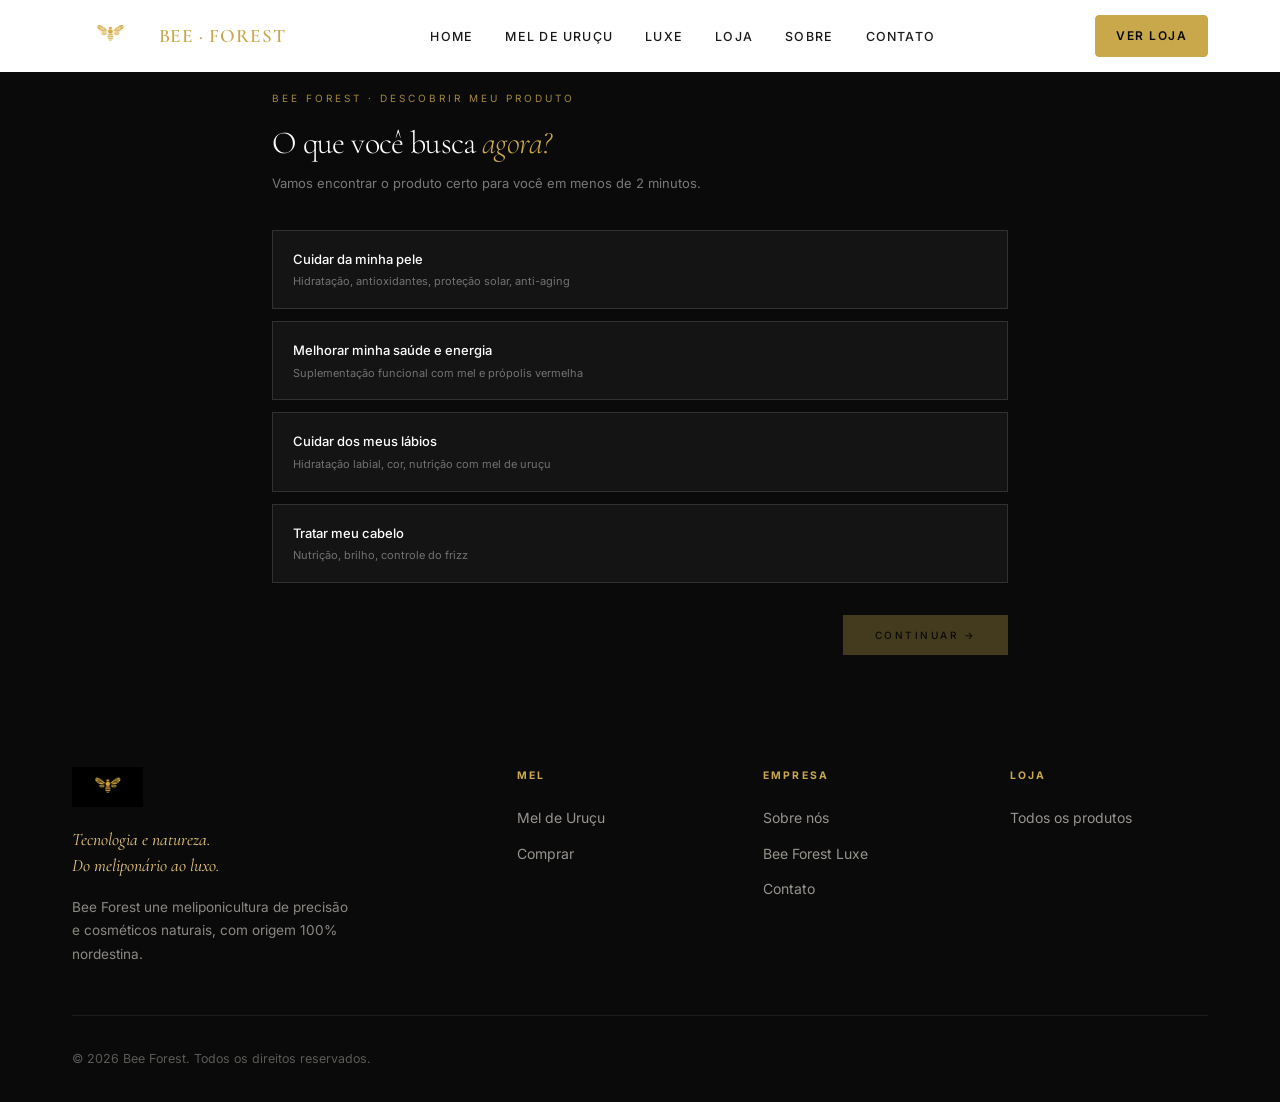
<file: quiz.html>
<!DOCTYPE html>
<html lang="pt-BR">
<head>
  <meta charset="UTF-8" />
  <meta name="viewport" content="width=device-width, initial-scale=1.0" />
  <title>Descobrir meu produto — Bee Forest</title>
  <meta name="description" content="Responda 3 perguntas e descubra qual produto Bee Forest é ideal para você." />

  <meta property="og:title"       content="Qual produto Bee Forest é para você?" />
  <meta property="og:description" content="Quiz rápido: descubra se o mel de uruçu é para saúde, pele ou culinária — e qual a sua dosagem ideal." />
  <meta property="og:image"       content="assets/images/WhatsApp_Image_2026-04-09_at_19_10_49.jpeg" />

  <link rel="icon" href="assets/images/logo_apenas_abelha.png" type="image/png" />
  <link rel="preconnect" href="https://fonts.googleapis.com" />
  <link rel="preconnect" href="https://fonts.gstatic.com" crossorigin />
  <link rel="stylesheet" href="css/style.css" />
</head>
<body>

  <!-- ── NAV ───────────────────────────────────────────────────── -->
  <nav class="nav" aria-label="Navegação principal">
    <div class="nav__inner">
      <a href="index.html" class="nav__logo">
        <img src="assets/images/logo_bee_forest_fundo_transparente_de_verdade.png" alt="Bee Forest"
             onerror="this.style.display='none'">
        <span class="nav__logo-text">BEE · FOREST</span>
      </a>
      <ul class="nav__links">
        <li><a href="index.html"   class="nav__link">Home</a></li>
        <li><a href="mel.html"     class="nav__link">Mel de Uruçu</a></li>
        <li><a href="luxe.html"    class="nav__link">Luxe</a></li>
        <li><a href="loja.html"    class="nav__link">Loja</a></li>
        <li><a href="sobre.html"   class="nav__link">Sobre</a></li>
        <li><a href="contato.html" class="nav__link">Contato</a></li>
      </ul>
      <div class="nav__cta">
        <a href="loja.html" class="btn btn-gold btn-sm">Ver Loja</a>
      </div>
      <button class="nav__hamburger" aria-label="Abrir menu">
        <span></span><span></span><span></span>
      </button>
    </div>
  </nav>

  <div class="nav__drawer">
    <div class="nav__drawer-overlay"></div>
    <div class="nav__drawer-panel">
      <button class="nav__drawer-close" aria-label="Fechar menu">×</button>
      <a href="index.html"   class="nav__drawer-link">Home</a>
      <a href="mel.html"     class="nav__drawer-link">Mel de Uruçu</a>
      <a href="luxe.html"    class="nav__drawer-link">Bee Forest Luxe</a>
      <a href="loja.html"    class="nav__drawer-link">Loja</a>
      <a href="sobre.html"   class="nav__drawer-link">Sobre</a>
      <a href="contato.html" class="nav__drawer-link">Contato</a>
    </div>
  </div>

  <!-- ── QUIZ ──────────────────────────────────────────────────── -->
  <section style="background:#0A0A0A; padding: 0;">
<style>
@import url('https://fonts.googleapis.com/css2?family=Cormorant+Garamond:ital,wght@0,300;0,400;0,500;1,300;1,400&family=Inter:wght@300;400;500&display=swap');
.qz{font-family:'Inter',sans-serif;background:#0A0A0A;min-height:600px;padding:48px 32px;color:#fff;max-width:800px;margin:0 auto}
.qz .serif{font-family:'Cormorant Garamond',serif}
.qz .gold{color:#C9A84C}
.qz .step{display:none}.qz .step.active{display:block}
.qz .q-eyebrow{font-size:10px;letter-spacing:3px;text-transform:uppercase;color:#C9A84C;margin-bottom:16px;opacity:0.8}
.qz .q-title{font-family:'Cormorant Garamond',serif;font-size:32px;font-weight:300;line-height:1.3;margin-bottom:8px;color:#fff}
.qz .q-sub{font-size:13px;color:rgba(255,255,255,0.45);margin-bottom:36px;line-height:1.7}
.qz .progress{display:flex;gap:6px;margin-bottom:40px}
.qz .progress-dot{height:2px;flex:1;background:rgba(255,255,255,0.12);transition:background 0.3s}
.qz .progress-dot.done{background:#C9A84C}
.qz .options{display:grid;grid-template-columns:1fr 1fr;gap:12px}
.qz .option{background:rgba(255,255,255,0.04);border:0.5px solid rgba(255,255,255,0.12);padding:18px 20px;cursor:pointer;transition:all 0.2s;text-align:left}
.qz .option:hover{border-color:rgba(201,168,76,0.5);background:rgba(201,168,76,0.06)}
.qz .option.selected{border-color:#C9A84C;background:rgba(201,168,76,0.1)}
.qz .option-label{font-size:13px;font-weight:500;color:#fff;margin-bottom:4px}
.qz .option-desc{font-size:11px;color:rgba(255,255,255,0.4);line-height:1.5}
.qz .nav-row{display:flex;justify-content:space-between;align-items:center;margin-top:32px}
.qz .btn-next{background:#C9A84C;color:#0A0A0A;font-size:10px;letter-spacing:2.5px;text-transform:uppercase;padding:14px 32px;border:none;cursor:pointer;font-weight:500;opacity:0.3;transition:opacity 0.2s}
.qz .btn-next.ready{opacity:1}
.qz .btn-back{font-size:10px;letter-spacing:2px;text-transform:uppercase;color:rgba(255,255,255,0.3);background:none;border:none;cursor:pointer}
.qz .result-card{background:rgba(201,168,76,0.06);border:0.5px solid rgba(201,168,76,0.3);padding:32px;margin-bottom:16px}
.qz .result-tag{font-size:9px;letter-spacing:3px;text-transform:uppercase;color:#C9A84C;margin-bottom:10px}
.qz .result-name{font-family:'Cormorant Garamond',serif;font-size:26px;color:#fff;margin-bottom:8px}
.qz .result-desc{font-size:13px;color:rgba(255,255,255,0.55);line-height:1.8;margin-bottom:20px}
.qz .result-why{font-size:11px;color:rgba(201,168,76,0.7);line-height:1.7;padding-top:16px;border-top:0.5px solid rgba(201,168,76,0.2)}
.qz .dosage-box{background:rgba(255,255,255,0.03);border:0.5px solid rgba(255,255,255,0.08);padding:20px;margin-top:12px}
.qz .dosage-label{font-size:9px;letter-spacing:2px;text-transform:uppercase;color:rgba(255,255,255,0.3);margin-bottom:8px}
.qz .dosage-value{font-family:'Cormorant Garamond',serif;font-size:20px;color:#C9A84C}
.qz .dosage-note{font-size:11px;color:rgba(255,255,255,0.3);margin-top:4px;line-height:1.6}
.qz .btn-shop{display:inline-block;background:#C9A84C;color:#0A0A0A;font-size:10px;letter-spacing:2.5px;text-transform:uppercase;padding:14px 32px;border:none;cursor:pointer;font-weight:500;margin-top:24px;text-decoration:none}
.qz .btn-redo{font-size:10px;letter-spacing:2px;text-transform:uppercase;color:rgba(255,255,255,0.3);background:none;border:none;cursor:pointer;margin-top:16px;display:block}
.qz .single-col{grid-template-columns:1fr}
</style>

<div class="qz">
  <div class="progress" id="progress">
    <div class="progress-dot done" id="pd0"></div>
    <div class="progress-dot" id="pd1"></div>
    <div class="progress-dot" id="pd2"></div>
    <div class="progress-dot" id="pd3"></div>
    <div class="progress-dot" id="pd4"></div>
  </div>

  <div class="step active" id="s0">
    <div class="q-eyebrow">Bee Forest · Descobrir meu produto</div>
    <h2 class="q-title">O que você busca <em class="gold">agora?</em></h2>
    <p class="q-sub">Vamos encontrar o produto certo para você em menos de 2 minutos.</p>
    <div class="options single-col">
      <div class="option" data-step="0" data-val="skin"><div class="option-label">Cuidar da minha pele</div><div class="option-desc">Hidratação, antioxidantes, proteção solar, anti-aging</div></div>
      <div class="option" data-step="0" data-val="wellness"><div class="option-label">Melhorar minha saúde e energia</div><div class="option-desc">Suplementação funcional com mel e própolis vermelha</div></div>
      <div class="option" data-step="0" data-val="lips"><div class="option-label">Cuidar dos meus lábios</div><div class="option-desc">Hidratação labial, cor, nutrição com mel de uruçu</div></div>
      <div class="option" data-step="0" data-val="hair"><div class="option-label">Tratar meu cabelo</div><div class="option-desc">Nutrição, brilho, controle do frizz</div></div>
    </div>
    <div class="nav-row"><span></span><button class="btn-next" id="next0" onclick="qzNext(0)">Continuar →</button></div>
  </div>

  <div class="step" id="s1">
    <div class="q-eyebrow">Pele</div>
    <h2 class="q-title">Como você descreveria <em class="gold">sua pele?</em></h2>
    <p class="q-sub">Seja honesto — isso define o produto ideal.</p>
    <div class="options">
      <div class="option" data-step="1" data-val="dry"><div class="option-label">Ressecada</div><div class="option-desc">Sente aperto, descamação, falta de viço</div></div>
      <div class="option" data-step="1" data-val="oily"><div class="option-label">Oleosa</div><div class="option-desc">Brilho excessivo, poros dilatados, acne</div></div>
      <div class="option" data-step="1" data-val="mixed"><div class="option-label">Mista</div><div class="option-desc">Oleosa na zona T, seca nas bochechas</div></div>
      <div class="option" data-step="1" data-val="sensitive"><div class="option-label">Sensível</div><div class="option-desc">Reage facilmente, vermelhidão, irritação</div></div>
    </div>
    <div class="nav-row"><button class="btn-back" onclick="qzPrev(1)">← Voltar</button><button class="btn-next" id="next1" onclick="qzNext(1)">Continuar →</button></div>
  </div>

  <div class="step" id="s2">
    <div class="q-eyebrow">Exposição</div>
    <h2 class="q-title">Você se expõe ao <em class="gold">sol com frequência?</em></h2>
    <p class="q-sub">Nordeste, atividades ao ar livre, praia — tudo conta.</p>
    <div class="options single-col">
      <div class="option" data-step="2" data-val="high"><div class="option-label">Sim, diariamente</div><div class="option-desc">Trabalho externo, esporte, praia frequente</div></div>
      <div class="option" data-step="2" data-val="medium"><div class="option-label">Às vezes</div><div class="option-desc">Fins de semana, deslocamentos curtos</div></div>
      <div class="option" data-step="2" data-val="low"><div class="option-label">Pouco</div><div class="option-desc">Trabalho interno, rotina urbana</div></div>
    </div>
    <div class="nav-row"><button class="btn-back" onclick="qzPrev(2)">← Voltar</button><button class="btn-next" id="next2" onclick="qzNext(2)">Continuar →</button></div>
  </div>

  <div class="step" id="s3">
    <div class="q-eyebrow">Bem-estar</div>
    <h2 class="q-title">Qual é seu principal <em class="gold">objetivo de saúde?</em></h2>
    <p class="q-sub">Vamos calibrar a dosagem certa para você.</p>
    <div class="options">
      <div class="option" data-step="3" data-val="immunity"><div class="option-label">Imunidade</div><div class="option-desc">Resistir melhor a gripes, infecções e inflamações</div></div>
      <div class="option" data-step="3" data-val="energy"><div class="option-label">Energia e foco</div><div class="option-desc">Rendimento no trabalho, disposição e clareza mental</div></div>
      <div class="option" data-step="3" data-val="gut"><div class="option-label">Saúde intestinal</div><div class="option-desc">Digestão, microbioma, bem-estar gástrico</div></div>
      <div class="option" data-step="3" data-val="antioxidant"><div class="option-label">Antienvelhecimento</div><div class="option-desc">Combater radicais livres, longevidade celular</div></div>
    </div>
    <div class="nav-row"><button class="btn-back" onclick="qzPrev(3)">← Voltar</button><button class="btn-next" id="next3" onclick="qzNext(3)">Continuar →</button></div>
  </div>

  <div class="step" id="s4">
    <div class="q-eyebrow">Rotina</div>
    <h2 class="q-title">Como é sua <em class="gold">rotina de saúde?</em></h2>
    <p class="q-sub">Para recomendar a dosagem mais adequada.</p>
    <div class="options single-col">
      <div class="option" data-step="4" data-val="active"><div class="option-label">Muito ativa — treino e cuido da alimentação</div><div class="option-desc">Exercícios regulares, dieta consciente</div></div>
      <div class="option" data-step="4" data-val="moderate"><div class="option-label">Moderada — me cuido quando posso</div><div class="option-desc">Alguma atividade física, alimentação razoável</div></div>
      <div class="option" data-step="4" data-val="sedentary"><div class="option-label">Sedentária — quero começar a mudar</div><div class="option-desc">Pouco exercício, rotina agitada, alimentação irregular</div></div>
    </div>
    <div class="nav-row"><button class="btn-back" onclick="qzPrev(4)">← Voltar</button><button class="btn-next" id="next4" onclick="qzShowResult()">Ver meu resultado →</button></div>
  </div>

  <div class="step" id="result">
    <div class="q-eyebrow">Seu protocolo Bee Forest</div>
    <div id="result-content"></div>
    <button class="btn-redo" onclick="qzRestart()">Refazer o quiz</button>
  </div>
</div>

<script>
const qzA={};
function qzFlow(){
  if(!qzA[0]) return [0];
  if(qzA[0]==='skin') return [0,1,2,'result'];
  if(qzA[0]==='wellness') return [0,3,4,'result'];
  return [0,'result'];
}
document.querySelectorAll('.qz .option').forEach(opt=>{
  opt.addEventListener('click',function(){
    const step=parseInt(this.dataset.step);
    document.querySelectorAll(`.qz .option[data-step="${step}"]`).forEach(o=>o.classList.remove('selected'));
    this.classList.add('selected');
    qzA[step]=this.dataset.val;
    const btn=document.getElementById('next'+step);
    if(btn) btn.classList.add('ready');
  });
});
function qzNext(current){
  if(!qzA[current]) return;
  const flow=qzFlow();
  const pos=flow.indexOf(current);
  const next=flow[pos+1];
  if(next==='result'){qzShowResult();return;}
  document.getElementById('s'+current).classList.remove('active');
  document.getElementById('s'+next).classList.add('active');
  qzUpdateProgress(next);
}
function qzPrev(current){
  const flow=qzFlow();
  const pos=flow.indexOf(current);
  const prev=flow[pos-1];
  document.getElementById('s'+current).classList.remove('active');
  document.getElementById('s'+prev).classList.add('active');
  qzUpdateProgress(prev);
}
function qzUpdateProgress(step){
  const flow=qzFlow();
  const pos=flow.indexOf(step);
  for(let i=0;i<5;i++){const dot=document.getElementById('pd'+i);if(dot)dot.classList.toggle('done',i<=pos);}
}
function qzShowResult(){
  document.querySelectorAll('.qz .step').forEach(s=>s.classList.remove('active'));
  document.getElementById('result').classList.add('active');
  for(let i=0;i<5;i++)document.getElementById('pd'+i).classList.add('done');
  qzRenderResult();
}
function qzCard(tag,name,desc,why){
  return `<div class="result-card"><div class="result-tag">${tag}</div><div class="result-name serif">${name}</div><div class="result-desc">${desc}</div><div class="result-why">${why}</div></div>`;
}
function qzRenderResult(){
  const intent=qzA[0],skin=qzA[1],sun=qzA[2],goal=qzA[3],routine=qzA[4];
  let html='';
  if(intent==='skin'){
    const needsSPF=sun==='high'||sun==='medium';
    const needsHydration=skin==='dry'||skin==='sensitive';
    if(needsHydration) html+=qzCard('Cosmético principal','Golden Drops Sérum','Sérum antioxidante com mel de uruçu, própolis vermelha e CoQ10. Hidratação profunda e ação reparadora — ideal para pele ressecada ou sensível.','A própolis vermelha tem ação anti-inflamatória e cicatrizante comprovada. O mel de uruçu é umectante natural com atividade antimicrobiana.');
    if(needsSPF) html+=qzCard('Proteção diária','Glow Defense FPS 50','Protetor solar com mel de uruçu e acabamento luminoso. Sem resíduo branco. Ideal para quem vive em clima quente e se expõe ao sol com frequência.','Exposição solar diária no Nordeste exige FPS 50 todos os dias. O mel de uruçu na formulação garante hidratação contínua durante a proteção.');
    if(!needsHydration&&!needsSPF) html+=qzCard('Cosmético recomendado','Golden Drops Sérum','Para pele mista ou oleosa, o sérum com própolis vermelha atua como antioxidante sem engordurar. Uso noturno ideal.','A própolis vermelha tem propriedades antibacterianas que auxiliam no controle da oleosidade sem ressecar.');
  }
  if(intent==='wellness'){
    const mel=goal==='energy'?'1 colher de chá em jejum (manhã)':goal==='immunity'?'1 colher de chá + própolis vermelha (manhã e noite)':goal==='gut'?'1 colher de chá antes das refeições principais':'1 colher de chá ao acordar + à noite';
    const prop=goal==='immunity'||goal==='antioxidant'?'5–10 gotas de extrato de própolis vermelha 2x ao dia':'5 gotas de extrato de própolis vermelha 1x ao dia';
    const intensify=routine==='sedentary'?'Comece com metade da dosagem nas primeiras 2 semanas para adaptar o organismo.':routine==='active'?'Para rotina ativa, o mel de uruçu antes do treino potencializa energia sem pico glicêmico.':'Diluir em água ou suco. Manter regularidade para melhores resultados.';
    html+=`<div class="result-card"><div class="result-tag">Protocolo wellness personalizado</div><div class="result-name serif">Mel de Uruçu + Própolis Vermelha</div><div class="result-desc">Com base no seu objetivo de ${goal==='energy'?'energia e foco':goal==='immunity'?'imunidade':goal==='gut'?'saúde intestinal':'antienvelhecimento'}, montamos a combinação ideal para você.</div><div class="dosage-box"><div class="dosage-label">Mel de uruçu</div><div class="dosage-value">${mel}</div><div class="dosage-note">Puro ou diluído em água morna. Não aquecer acima de 40°C.</div></div><div class="dosage-box" style="margin-top:8px"><div class="dosage-label">Própolis vermelha</div><div class="dosage-value">${prop}</div><div class="dosage-note">${intensify}</div></div><div class="result-why">A própolis vermelha do Nordeste é considerada a mais potente do mundo em flavonoides. Combinada ao mel de uruçu da Melipona scutellaris, forma um protocolo funcional único — sem aditivos, direto do meliponário.</div></div>`;
  }
  if(intent==='lips') html+=qzCard('Hidratação labial','BeeKiss Lip Tint','Lip tint com mel de uruçu e própolis vermelha. Cor intensa com hidratação profunda. Embalagem dourada com cartucho hexagonal que revela a cor do produto.','O mel de uruçu é naturalmente umectante e tem atividade antimicrobiana. Ideal para lábios ressecados ou com fissuras. A própolis vermelha acelera a regeneração celular.');
  if(intent==='hair') html+=qzCard('Tratamento capilar','Bee Leave In','Leave-in nutritivo com mel de uruçu e própolis vermelha. Controle do frizz, brilho intenso e hidratação prolongada sem resíduo.','O mel de uruçu retém umidade nos fios enquanto a própolis vermelha fortalece a cutícula. Resultado: cabelo nutrido, sem peso e com brilho natural.');
  html+=`<a class="btn-shop" href="loja.html">Ver na loja →</a>`;
  document.getElementById('result-content').innerHTML=html;
}
function qzRestart(){
  Object.keys(qzA).forEach(k=>delete qzA[k]);
  document.querySelectorAll('.qz .option').forEach(o=>o.classList.remove('selected'));
  document.querySelectorAll('.qz .btn-next').forEach(b=>b.classList.remove('ready'));
  document.querySelectorAll('.qz .step').forEach(s=>s.classList.remove('active'));
  document.getElementById('s0').classList.add('active');
  for(let i=0;i<5;i++){const dot=document.getElementById('pd'+i);if(dot)dot.classList.toggle('done',i===0);}
}
</script>
</section>

  <!-- ── FOOTER ─────────────────────────────────────────────────── -->
  <footer class="footer">
    <div class="container">
      <div class="footer__grid">
        <div class="footer__brand">
          <img src="assets/images/logo_fundo_preto_e_figura_dourada.png" alt="Bee Forest"
               onerror="this.style.display='none'">
          <p class="footer__tagline">Tecnologia e natureza.<br>Do meliponário ao luxo.</p>
          <p class="footer__desc">Bee Forest une meliponicultura de precisão e cosméticos naturais, com origem 100% nordestina.</p>
        </div>
        <div>
          <p class="footer__col-title">Mel</p>
          <ul class="footer__links">
            <li><a href="mel.html">Mel de Uruçu</a></li>
            <li><a href="loja.html">Comprar</a></li>
          </ul>
        </div>
        <div>
          <p class="footer__col-title">Empresa</p>
          <ul class="footer__links">
            <li><a href="sobre.html">Sobre nós</a></li>
            <li><a href="luxe.html">Bee Forest Luxe</a></li>
            <li><a href="contato.html">Contato</a></li>
          </ul>
        </div>
        <div>
          <p class="footer__col-title">Loja</p>
          <ul class="footer__links">
            <li><a href="loja.html">Todos os produtos</a></li>
          </ul>
        </div>
      </div>
      <div class="footer__bottom">
        <p class="footer__copy">© 2026 Bee Forest. Todos os direitos reservados.</p>
      </div>
    </div>
  </footer>

  <div class="toast-container"></div>
  <script src="js/main.js"></script>
</body>
</html>
</file>
<file: css/style.css>
/* ============================================================
   BEE FOREST — Global Styles
   style.css: reset, variáveis, tipografia, nav, footer, utilitários
   ============================================================ */

/* ── Google Fonts ──────────────────────────────────────────── */
@import url('https://fonts.googleapis.com/css2?family=Cormorant+Garamond:ital,wght@0,300;0,400;0,500;0,600;0,700;1,300;1,400;1,500&family=Inter:wght@300;400;500;600;700&display=swap');

/* ── CSS Variables ─────────────────────────────────────────── */
:root {
  --gold:       #C9A84C;
  --gold-light: #E8C97A;
  --gold-dark:  #A6882E;
  --black:      #0A0A0A;
  --off-black:  #141414;
  --cream:      #F5F0E8;
  --cream-dark: #EDE5D4;
  --cream-mid:  #F0E8D8;
  --white:      #FFFFFF;
  --text-dark:  #1A1A1A;
  --text-mid:   #5A5A5A;
  --text-light: #9A9A9A;

  --font-serif: 'Cormorant Garamond', Georgia, serif;
  --font-sans:  'Inter', system-ui, sans-serif;

  --nav-h:      72px;
  --max-w:      1200px;
  --section-py: 96px;

  --transition: 0.25s ease;
  --radius:     4px;
  --radius-lg:  8px;
}

/* ── Reset ─────────────────────────────────────────────────── */
*, *::before, *::after { box-sizing: border-box; margin: 0; padding: 0; }

html {
  scroll-behavior: smooth;
  font-size: 16px;
  -webkit-text-size-adjust: 100%;
}

body {
  font-family: var(--font-sans);
  background: var(--white);
  color: var(--text-dark);
  line-height: 1.6;
  overflow-x: hidden;
}

img { display: block; max-width: 100%; height: auto; }
a   { color: inherit; text-decoration: none; }
button, input, select, textarea { font-family: inherit; }

/* ── Typography ────────────────────────────────────────────── */
.serif       { font-family: var(--font-serif); }
.sans        { font-family: var(--font-sans);  }

h1, h2, h3, h4, h5 {
  font-family: var(--font-serif);
  font-weight: 400;
  line-height: 1.2;
  letter-spacing: -0.02em;
}

h1 { font-size: clamp(2.5rem, 6vw, 5rem); }
h2 { font-size: clamp(2rem, 4vw, 3.5rem); }
h3 { font-size: clamp(1.5rem, 2.5vw, 2.25rem); }
h4 { font-size: clamp(1.25rem, 2vw, 1.75rem); }

p  { font-size: 1rem; line-height: 1.75; }

.eyebrow {
  font-family: var(--font-sans);
  font-size: 0.7rem;
  font-weight: 600;
  letter-spacing: 0.2em;
  text-transform: uppercase;
  color: var(--gold);
}

/* ── Layout helpers ────────────────────────────────────────── */
.container {
  max-width: var(--max-w);
  margin: 0 auto;
  padding: 0 2rem;
}

.section { padding: var(--section-py) 0; }

.section--cream  { background: var(--cream); }
.section--dark   { background: var(--black); color: var(--cream); }

.grid-2 { display: grid; grid-template-columns: 1fr 1fr; gap: 3rem; align-items: center; }
.grid-3 { display: grid; grid-template-columns: repeat(3, 1fr); gap: 2rem; }
.grid-4 { display: grid; grid-template-columns: repeat(4, 1fr); gap: 1.5rem; }

@media (max-width: 900px) {
  .grid-2 { grid-template-columns: 1fr; }
  .grid-3 { grid-template-columns: 1fr; gap: 1.5rem; }
  .grid-4 { grid-template-columns: repeat(2, 1fr); }
}
@media (max-width: 600px) {
  .grid-4 { grid-template-columns: 1fr; }
  :root { --section-py: 64px; }
}

/* ── Buttons ───────────────────────────────────────────────── */
.btn {
  display: inline-flex;
  align-items: center;
  gap: 0.5rem;
  padding: 0.875rem 2rem;
  font-family: var(--font-sans);
  font-size: 0.8rem;
  font-weight: 600;
  letter-spacing: 0.12em;
  text-transform: uppercase;
  border: 1.5px solid transparent;
  cursor: pointer;
  transition: var(--transition);
  border-radius: var(--radius);
  white-space: nowrap;
}

.btn-gold {
  background: var(--gold);
  color: var(--black);
  border-color: var(--gold);
}
.btn-gold:hover {
  background: var(--gold-light);
  border-color: var(--gold-light);
  transform: translateY(-1px);
}

.btn-outline {
  background: transparent;
  color: var(--gold);
  border-color: var(--gold);
}
.btn-outline:hover {
  background: var(--gold);
  color: var(--black);
  transform: translateY(-1px);
}

.btn-outline-light {
  background: transparent;
  color: var(--cream);
  border-color: var(--cream);
}
.btn-outline-light:hover {
  background: var(--cream);
  color: var(--black);
}

.btn-dark {
  background: var(--black);
  color: var(--cream);
  border-color: var(--black);
}
.btn-dark:hover {
  background: var(--off-black);
  transform: translateY(-1px);
}

.btn-sm { padding: 0.625rem 1.25rem; font-size: 0.75rem; }

/* ── Divider ───────────────────────────────────────────────── */
.divider {
  display: block;
  width: 48px;
  height: 1px;
  background: var(--gold);
  margin: 1.5rem 0;
}
.divider--center { margin-left: auto; margin-right: auto; }

/* ── Section header ────────────────────────────────────────── */
.section-header        { margin-bottom: 3.5rem; }
.section-header--center { text-align: center; }
.section-header--center .divider { margin-left: auto; margin-right: auto; }

/* ── ============================================================
   NAVIGATION
   ============================================================ */
.nav {
  position: fixed;
  top: 0; left: 0; right: 0;
  height: var(--nav-h);
  z-index: 1000;
  transition: background var(--transition), box-shadow var(--transition);
}

.nav.nav--transparent { background: transparent; }
.nav.nav--solid       { background: var(--white); box-shadow: 0 1px 0 rgba(0,0,0,0.08); }
.nav.nav--dark-solid  { background: var(--black); }

.nav__inner {
  max-width: var(--max-w);
  margin: 0 auto;
  padding: 0 2rem;
  height: 100%;
  display: flex;
  align-items: center;
  justify-content: space-between;
  gap: 2rem;
}

.nav__logo {
  display: flex;
  align-items: center;
  gap: 0.75rem;
  flex-shrink: 0;
}
.nav__logo img {
  height: 44px;
  width: auto;
  background: none;
  border: none;
  display: block;
}
.nav__logo-text {
  font-family: var(--font-serif);
  font-size: 1.2rem;
  font-weight: 600;
  letter-spacing: 0.05em;
  color: var(--gold);
}

.nav__links {
  display: flex;
  align-items: center;
  gap: 2rem;
  list-style: none;
}

.nav__link {
  font-size: 0.78rem;
  font-weight: 500;
  letter-spacing: 0.1em;
  text-transform: uppercase;
  color: var(--text-dark);
  transition: color var(--transition);
  position: relative;
}
.nav__link::after {
  content: '';
  position: absolute;
  bottom: -3px; left: 0; right: 0;
  height: 1px;
  background: var(--gold);
  transform: scaleX(0);
  transition: transform var(--transition);
  transform-origin: left;
}
.nav__link:hover       { color: var(--gold); }
.nav__link:hover::after { transform: scaleX(1); }
.nav__link--active     { color: var(--gold); }
.nav__link--active::after { transform: scaleX(1); }

/* Nav on dark hero */
.nav--hero .nav__link,
.nav--hero .nav__logo-text { color: var(--cream); }
.nav--hero .nav__link:hover { color: var(--gold); }

.nav__cta { margin-left: 1rem; }

.nav__hamburger {
  display: none;
  flex-direction: column;
  gap: 5px;
  cursor: pointer;
  padding: 4px;
  background: none;
  border: none;
}
.nav__hamburger span {
  display: block;
  width: 24px;
  height: 1.5px;
  background: var(--text-dark);
  transition: var(--transition);
}
.nav--hero .nav__hamburger span { background: var(--cream); }

/* Mobile nav drawer */
.nav__drawer {
  display: none;
  position: fixed;
  inset: 0;
  z-index: 999;
}
.nav__drawer.is-open { display: block; }

.nav__drawer-overlay {
  position: absolute;
  inset: 0;
  background: rgba(0,0,0,0.5);
}

.nav__drawer-panel {
  position: absolute;
  top: 0; right: 0; bottom: 0;
  width: min(320px, 85vw);
  background: var(--white);
  padding: 2rem;
  overflow-y: auto;
  display: flex;
  flex-direction: column;
  gap: 0.5rem;
}

.nav__drawer-close {
  align-self: flex-end;
  background: none;
  border: none;
  font-size: 1.5rem;
  cursor: pointer;
  color: var(--text-mid);
  margin-bottom: 1rem;
}

.nav__drawer-link {
  display: block;
  padding: 0.875rem 0;
  font-size: 1.1rem;
  font-family: var(--font-serif);
  color: var(--text-dark);
  border-bottom: 1px solid var(--cream-dark);
  transition: color var(--transition);
}
.nav__drawer-link:hover { color: var(--gold); }

@media (max-width: 860px) {
  .nav__links, .nav__cta { display: none; }
  .nav__hamburger { display: flex; }
}

/* ── ============================================================
   FOOTER
   ============================================================ */
.footer {
  background: var(--black);
  color: var(--cream);
  padding: 64px 0 32px;
}

.footer__grid {
  display: grid;
  grid-template-columns: 2fr 1fr 1fr 1fr;
  gap: 3rem;
  margin-bottom: 3rem;
}

.footer__brand img { height: 40px; margin-bottom: 1.25rem; }

.footer__tagline {
  font-family: var(--font-serif);
  font-size: 1.1rem;
  font-style: italic;
  color: var(--gold-light);
  margin-bottom: 1rem;
  line-height: 1.5;
}

.footer__desc {
  font-size: 0.85rem;
  color: rgba(245,240,232,0.55);
  line-height: 1.75;
  max-width: 280px;
}

.footer__col-title {
  font-size: 0.65rem;
  font-weight: 700;
  letter-spacing: 0.2em;
  text-transform: uppercase;
  color: var(--gold);
  margin-bottom: 1.25rem;
}

.footer__links { list-style: none; display: flex; flex-direction: column; gap: 0.625rem; }
.footer__links a {
  font-size: 0.875rem;
  color: rgba(245,240,232,0.6);
  transition: color var(--transition);
}
.footer__links a:hover { color: var(--gold-light); }

.footer__bottom {
  padding-top: 2rem;
  border-top: 1px solid rgba(255,255,255,0.08);
  display: flex;
  align-items: center;
  justify-content: space-between;
  gap: 1rem;
  flex-wrap: wrap;
}

.footer__copy {
  font-size: 0.78rem;
  color: rgba(245,240,232,0.35);
}

.footer__social {
  display: flex;
  gap: 1rem;
}
.footer__social a {
  font-size: 0.78rem;
  letter-spacing: 0.08em;
  text-transform: uppercase;
  color: rgba(245,240,232,0.4);
  transition: color var(--transition);
}
.footer__social a:hover { color: var(--gold); }

@media (max-width: 900px) {
  .footer__grid { grid-template-columns: 1fr 1fr; }
  .footer__brand { grid-column: 1 / -1; }
}
@media (max-width: 600px) {
  .footer__grid { grid-template-columns: 1fr; }
}

/* ── ============================================================
   HERO BASE
   ============================================================ */
.hero {
  position: relative;
  min-height: 100vh;
  display: flex;
  align-items: center;
  overflow: hidden;
}

.hero__bg {
  position: absolute;
  inset: 0;
  background-size: cover;
  background-position: center;
  z-index: 0;
}

.hero__overlay {
  position: absolute;
  inset: 0;
  background: rgba(0,0,0,0.55);
  z-index: 1;
}

.hero__content {
  position: relative;
  z-index: 2;
  color: var(--cream);
}

/* ── ============================================================
   STATS BAR
   ============================================================ */
.stats-bar {
  background: var(--gold);
  padding: 1.5rem 0;
}

.stats-bar__inner {
  max-width: var(--max-w);
  margin: 0 auto;
  padding: 0 2rem;
  display: flex;
  align-items: center;
  justify-content: space-around;
  gap: 2rem;
  flex-wrap: wrap;
}

.stats-bar__item {
  text-align: center;
}

.stats-bar__value {
  font-family: var(--font-serif);
  font-size: 1.75rem;
  font-weight: 600;
  color: var(--black);
  display: block;
  line-height: 1;
}

.stats-bar__label {
  font-size: 0.7rem;
  font-weight: 600;
  letter-spacing: 0.12em;
  text-transform: uppercase;
  color: rgba(10,10,10,0.65);
  margin-top: 0.25rem;
  display: block;
}

/* ── ============================================================
   CARDS
   ============================================================ */
.card {
  background: var(--white);
  border: 1px solid var(--cream-dark);
  border-radius: var(--radius-lg);
  overflow: hidden;
  transition: box-shadow var(--transition), transform var(--transition);
}
.card:hover {
  box-shadow: 0 12px 40px rgba(0,0,0,0.10);
  transform: translateY(-3px);
}

.card__img {
  width: 100%;
  aspect-ratio: 4/3;
  object-fit: cover;
}

.card__body { padding: 1.5rem; }

.card__eyebrow { margin-bottom: 0.5rem; }
.card__title   { margin-bottom: 0.75rem; font-size: 1.25rem; }
.card__text    { font-size: 0.875rem; color: var(--text-mid); }

/* ── ============================================================
   IMAGE + TEXT split sections
   ============================================================ */
.split { display: grid; grid-template-columns: 1fr 1fr; min-height: 520px; }
.split--reverse .split__img { order: 2; }
.split--reverse .split__body { order: 1; }

.split__img {
  overflow: hidden;
  position: relative;
}
.split__img img {
  width: 100%; height: 100%;
  object-fit: cover;
}

.split__body {
  display: flex;
  flex-direction: column;
  justify-content: center;
  padding: 4rem;
}

@media (max-width: 900px) {
  .split { grid-template-columns: 1fr; }
  .split--reverse .split__img,
  .split--reverse .split__body { order: unset; }
  .split__img { min-height: 300px; }
  .split__body { padding: 2.5rem 2rem; }
}

/* ── ============================================================
   UTILITY
   ============================================================ */
.text-gold   { color: var(--gold); }
.text-cream  { color: var(--cream); }
.text-mid    { color: var(--text-mid); }
.text-light  { color: var(--text-light); }
.text-center { text-align: center; }
.text-right  { text-align: right; }

.mt-1  { margin-top: 0.5rem; }
.mt-2  { margin-top: 1rem; }
.mt-3  { margin-top: 1.5rem; }
.mt-4  { margin-top: 2rem; }
.mt-6  { margin-top: 3rem; }
.mb-2  { margin-bottom: 1rem; }
.mb-4  { margin-bottom: 2rem; }

.flex       { display: flex; }
.flex-col   { flex-direction: column; }
.items-center { align-items: center; }
.gap-1      { gap: 0.5rem; }
.gap-2      { gap: 1rem; }
.gap-3      { gap: 1.5rem; }

.hidden { display: none !important; }

/* ── ============================================================
   LOADING
   ============================================================ */
.page-loader {
  position: fixed;
  inset: 0;
  background: var(--black);
  z-index: 9999;
  display: flex;
  align-items: center;
  justify-content: center;
  transition: opacity 0.4s, visibility 0.4s;
}
.page-loader.is-hidden {
  opacity: 0;
  visibility: hidden;
}
.page-loader img {
  height: 64px;
  animation: pulse 1.4s ease-in-out infinite;
}
@keyframes pulse {
  0%, 100% { opacity: 1; transform: scale(1); }
  50%       { opacity: 0.5; transform: scale(0.95); }
}

/* ── ============================================================
   TOAST NOTIFICATION
   ============================================================ */
.toast-container {
  position: fixed;
  bottom: 2rem;
  right: 2rem;
  z-index: 2000;
  display: flex;
  flex-direction: column;
  gap: 0.75rem;
}

.toast {
  background: var(--black);
  color: var(--cream);
  padding: 1rem 1.5rem;
  border-radius: var(--radius-lg);
  border-left: 3px solid var(--gold);
  font-size: 0.875rem;
  box-shadow: 0 8px 32px rgba(0,0,0,0.3);
  animation: slideIn 0.3s ease;
  max-width: 320px;
}
.toast--success { border-color: #4CAF50; }
.toast--error   { border-color: #E57373; }

@keyframes slideIn {
  from { transform: translateX(100%); opacity: 0; }
  to   { transform: translateX(0);   opacity: 1; }
}

/* ── ============================================================
   SCROLL REVEAL
   ============================================================ */
[data-reveal] {
  opacity: 0;
  transform: translateY(24px);
  transition: opacity 0.6s ease, transform 0.6s ease;
}
[data-reveal].is-visible {
  opacity: 1;
  transform: translateY(0);
}

/* Stagger delays */
[data-reveal-delay="1"] { transition-delay: 0.1s; }
[data-reveal-delay="2"] { transition-delay: 0.2s; }
[data-reveal-delay="3"] { transition-delay: 0.3s; }
[data-reveal-delay="4"] { transition-delay: 0.4s; }
</file>
<file: css/home.css>
/* ============================================================
   BEE FOREST — Home Page Styles
   ============================================================ */

/* ── Hero ──────────────────────────────────────────────────── */
.home-hero {
  background-image: url('../assets/images/WhatsApp_Image_2026-04-09_at_19_10_49.jpeg');
  background-size: cover;
  background-position: center 30%;
}

.home-hero__content {
  max-width: var(--max-w);
  margin: 0 auto;
  padding: 0 2rem;
  padding-top: var(--nav-h);
  text-align: center;
}

.home-hero__eyebrow { margin-bottom: 1.25rem; }

.home-hero__title {
  font-size: clamp(2.75rem, 7vw, 5.5rem);
  font-weight: 300;
  color: var(--cream);
  line-height: 1.1;
  margin-bottom: 1.5rem;
  text-shadow: 0 2px 16px rgba(0,0,0,0.3);
}
.home-hero__title em {
  font-style: italic;
  color: var(--gold-light);
}

.home-hero__subtitle {
  font-size: clamp(1rem, 1.75vw, 1.2rem);
  color: rgba(245,240,232,0.8);
  max-width: 600px;
  margin: 0 auto 2.5rem;
  line-height: 1.75;
}

.home-hero__ctas {
  display: flex;
  gap: 1rem;
  justify-content: center;
  flex-wrap: wrap;
}

/* Scroll hint */
.scroll-hint {
  position: absolute;
  bottom: 2rem;
  left: 50%;
  transform: translateX(-50%);
  z-index: 2;
  display: flex;
  flex-direction: column;
  align-items: center;
  gap: 0.5rem;
  color: rgba(245,240,232,0.5);
  font-size: 0.65rem;
  letter-spacing: 0.15em;
  text-transform: uppercase;
  animation: bounce 2s ease-in-out infinite;
}
.scroll-hint__arrow {
  width: 1px;
  height: 40px;
  background: linear-gradient(to bottom, transparent, rgba(245,240,232,0.4));
}
@keyframes bounce {
  0%, 100% { transform: translateX(-50%) translateY(0); }
  50%       { transform: translateX(-50%) translateY(6px); }
}

/* ── Dual Feature Cards ────────────────────────────────────── */
.feature-cards {
  display: grid;
  grid-template-columns: 1fr 1fr;
  gap: 0;
}

.feature-card {
  position: relative;
  min-height: 500px;
  overflow: hidden;
  display: flex;
  align-items: flex-end;
  cursor: pointer;
  text-decoration: none;
}

.feature-card__bg {
  position: absolute;
  inset: 0;
  background-size: cover;
  background-position: center;
  transition: transform 0.6s ease;
}
.feature-card:hover .feature-card__bg { transform: scale(1.04); }

.feature-card__overlay {
  position: absolute;
  inset: 0;
  background: linear-gradient(to top, rgba(10,10,10,0.92) 0%, rgba(10,10,10,0.3) 60%, transparent 100%);
  transition: var(--transition);
}
.feature-card:hover .feature-card__overlay {
  background: linear-gradient(to top, rgba(10,10,10,0.96) 0%, rgba(10,10,10,0.5) 60%, transparent 100%);
}

.feature-card__body {
  position: relative;
  z-index: 2;
  padding: 2.5rem;
  color: var(--cream);
  width: 100%;
}

.feature-card__icon {
  font-size: 2rem;
  margin-bottom: 0.75rem;
  display: block;
}

.feature-card__label {
  display: block;
  font-size: 0.65rem;
  font-weight: 700;
  letter-spacing: 0.2em;
  text-transform: uppercase;
  color: var(--gold);
  margin-bottom: 0.75rem;
}

.feature-card__title {
  font-family: var(--font-serif);
  font-size: clamp(1.5rem, 3vw, 2.25rem);
  font-weight: 400;
  margin-bottom: 1rem;
  line-height: 1.2;
}

.feature-card__desc {
  font-size: 0.875rem;
  color: rgba(245,240,232,0.7);
  line-height: 1.7;
  margin-bottom: 1.5rem;
  max-width: 340px;
}

.feature-card__cta {
  display: inline-flex;
  align-items: center;
  gap: 0.5rem;
  font-size: 0.75rem;
  font-weight: 600;
  letter-spacing: 0.1em;
  text-transform: uppercase;
  color: var(--gold);
  transition: gap var(--transition);
}
.feature-card:hover .feature-card__cta { gap: 0.875rem; }

/* App card BG */
.feature-card--app .feature-card__bg {
  background-image: url('../assets/images/WhatsApp_Image_2026-04-09_at_15_53_03.jpeg');
}

/* Luxe card BG */
.feature-card--luxe .feature-card__bg {
  background-image: url('../assets/images/ChatGPT_Image_2_de_ago__de_2025__20_28_53.png');
  background-position: top center;
}

@media (max-width: 700px) {
  .feature-cards { grid-template-columns: 1fr; }
  .feature-card  { min-height: 380px; }
}

/* ── Origin Story ──────────────────────────────────────────── */
.origin__img-wrap {
  position: relative;
  border-radius: var(--radius-lg);
  overflow: hidden;
}
.origin__img-wrap img { width: 100%; height: 480px; object-fit: cover; }

.origin__img-label {
  position: absolute;
  bottom: 1.5rem; left: 1.5rem;
  background: var(--gold);
  color: var(--black);
  font-size: 0.7rem;
  font-weight: 700;
  letter-spacing: 0.15em;
  text-transform: uppercase;
  padding: 0.4rem 0.75rem;
  border-radius: var(--radius);
}

.origin__body p + p { margin-top: 1.25rem; }

/* ── Products Preview ──────────────────────────────────────── */
.products-preview .card { cursor: pointer; }

.product-price {
  font-family: var(--font-serif);
  font-size: 1.4rem;
  color: var(--gold-dark);
  margin-top: 0.75rem;
  display: block;
}

/* ── App Feature strips ────────────────────────────────────── */
.app-strip {
  background: url('../assets/images/PHOTO-2025-04-29-19-34-37.jpg') center / cover no-repeat;
  position: relative;
  padding: 80px 0;
  text-align: center;
  color: var(--cream);
}
.app-strip::before {
  content: '';
  position: absolute;
  inset: 0;
  background: rgba(10,10,10,0.75);
}
.app-strip__content { position: relative; z-index: 1; }
</file>
<file: css/loja.css>
/* ============================================================
   BEE FOREST — Loja (E-commerce) Page Styles
   ============================================================ */

/* ── Page Header ───────────────────────────────────────────── */
.loja-header {
  background: var(--cream);
  padding: calc(var(--nav-h) + 3rem) 0 3rem;
  border-bottom: 1px solid var(--cream-dark);
}

.loja-header h1 { margin-bottom: 0.5rem; }
.loja-header p { color: var(--text-mid); }

/* ── Filters ───────────────────────────────────────────────── */
.loja-filters {
  display: flex;
  gap: 0.75rem;
  flex-wrap: wrap;
  margin-bottom: 2.5rem;
}

.filter-btn {
  padding: 0.5rem 1.25rem;
  font-size: 0.75rem;
  font-weight: 600;
  letter-spacing: 0.1em;
  text-transform: uppercase;
  background: transparent;
  border: 1.5px solid var(--cream-dark);
  color: var(--text-mid);
  border-radius: 99px;
  cursor: pointer;
  transition: var(--transition);
}
.filter-btn:hover,
.filter-btn.is-active {
  background: var(--gold);
  border-color: var(--gold);
  color: var(--black);
}

/* ── Products Grid ─────────────────────────────────────────── */
.loja-grid {
  display: grid;
  grid-template-columns: repeat(auto-fill, minmax(260px, 1fr));
  gap: 1.75rem;
}

.product-card {
  background: var(--white);
  border: 1px solid var(--cream-dark);
  border-radius: var(--radius-lg);
  overflow: hidden;
  display: flex;
  flex-direction: column;
  transition: box-shadow var(--transition), transform var(--transition);
}
.product-card:hover {
  box-shadow: 0 12px 40px rgba(0,0,0,0.1);
  transform: translateY(-3px);
}

.product-card__img-wrap {
  background: var(--cream);
  aspect-ratio: 1;
  overflow: hidden;
  display: flex;
  align-items: center;
  justify-content: center;
  position: relative;
}
.product-card__img-wrap img {
  width: 100%;
  height: 100%;
  object-fit: cover;
  transition: transform 0.5s ease;
}
.product-card:hover .product-card__img-wrap img { transform: scale(1.05); }

.product-card__badge {
  position: absolute;
  top: 0.875rem;
  left: 0.875rem;
  background: var(--gold);
  color: var(--black);
  font-size: 0.6rem;
  font-weight: 700;
  letter-spacing: 0.12em;
  text-transform: uppercase;
  padding: 0.3rem 0.6rem;
  border-radius: var(--radius);
}

.product-card__placeholder {
  width: 80px;
  height: 80px;
  opacity: 0.15;
}

.product-card__body {
  padding: 1.25rem;
  display: flex;
  flex-direction: column;
  flex: 1;
}

.product-card__category {
  font-size: 0.62rem;
  font-weight: 700;
  letter-spacing: 0.2em;
  text-transform: uppercase;
  color: var(--gold);
  margin-bottom: 0.4rem;
}

.product-card__name {
  font-family: var(--font-serif);
  font-size: 1.2rem;
  margin-bottom: 0.2rem;
  color: var(--text-dark);
}

.product-card__sub {
  font-size: 0.78rem;
  color: var(--text-light);
  margin-bottom: 0.875rem;
}

.product-card__desc {
  font-size: 0.825rem;
  color: var(--text-mid);
  line-height: 1.65;
  flex: 1;
  margin-bottom: 1.25rem;
}

.product-card__footer {
  display: flex;
  align-items: center;
  justify-content: space-between;
  gap: 0.75rem;
  margin-top: auto;
}

.product-card__price {
  font-family: var(--font-serif);
  font-size: 1.5rem;
  color: var(--gold-dark);
  line-height: 1;
}

.product-card__price small {
  font-size: 0.75rem;
  font-family: var(--font-sans);
  color: var(--text-light);
  display: block;
  margin-top: 0.1rem;
}

/* ── Cart Sidebar ──────────────────────────────────────────── */
.cart-overlay {
  position: fixed;
  inset: 0;
  background: rgba(0,0,0,0.5);
  z-index: 1100;
  opacity: 0;
  visibility: hidden;
  transition: opacity var(--transition), visibility var(--transition);
}
.cart-overlay.is-open {
  opacity: 1;
  visibility: visible;
}

.cart-sidebar {
  position: fixed;
  top: 0; right: 0; bottom: 0;
  width: min(420px, 100vw);
  background: var(--white);
  z-index: 1101;
  display: flex;
  flex-direction: column;
  transform: translateX(100%);
  transition: transform 0.35s cubic-bezier(0.4, 0, 0.2, 1);
  box-shadow: -8px 0 40px rgba(0,0,0,0.15);
}
.cart-sidebar.is-open { transform: translateX(0); }

.cart-sidebar__header {
  padding: 1.5rem 1.75rem;
  border-bottom: 1px solid var(--cream-dark);
  display: flex;
  align-items: center;
  justify-content: space-between;
}

.cart-sidebar__title {
  font-family: var(--font-serif);
  font-size: 1.4rem;
  font-weight: 400;
}

.cart-sidebar__close {
  background: none;
  border: none;
  font-size: 1.3rem;
  cursor: pointer;
  color: var(--text-mid);
  padding: 0.25rem;
  transition: color var(--transition);
}
.cart-sidebar__close:hover { color: var(--text-dark); }

.cart-sidebar__items {
  flex: 1;
  overflow-y: auto;
  padding: 1rem 1.75rem;
}

.cart-empty {
  text-align: center;
  padding: 3rem 0;
}
.cart-empty__icon { font-size: 3rem; margin-bottom: 1rem; }
.cart-empty__text { color: var(--text-mid); font-size: 0.9rem; }

.cart-item {
  display: grid;
  grid-template-columns: 64px 1fr auto;
  gap: 1rem;
  align-items: center;
  padding: 1rem 0;
  border-bottom: 1px solid var(--cream-dark);
}
.cart-item:last-child { border-bottom: none; }

.cart-item__img {
  width: 64px;
  height: 64px;
  object-fit: cover;
  border-radius: var(--radius);
  background: var(--cream);
}

.cart-item__name {
  font-size: 0.9rem;
  font-weight: 500;
  color: var(--text-dark);
  margin-bottom: 0.25rem;
}
.cart-item__price { font-size: 0.85rem; color: var(--gold-dark); }

.cart-item__remove {
  background: none;
  border: none;
  color: var(--text-light);
  cursor: pointer;
  font-size: 1.1rem;
  padding: 0.25rem;
  transition: color var(--transition);
}
.cart-item__remove:hover { color: #E57373; }

.cart-sidebar__footer {
  padding: 1.5rem 1.75rem;
  border-top: 1px solid var(--cream-dark);
  background: var(--cream);
}

.cart-total {
  display: flex;
  justify-content: space-between;
  align-items: center;
  margin-bottom: 1.25rem;
}
.cart-total__label { font-size: 0.8rem; text-transform: uppercase; letter-spacing: 0.1em; color: var(--text-mid); }
.cart-total__value { font-family: var(--font-serif); font-size: 1.75rem; color: var(--text-dark); }

.cart-checkout-btn {
  width: 100%;
  justify-content: center;
  margin-bottom: 0.75rem;
}

.cart-note {
  text-align: center;
  font-size: 0.72rem;
  color: var(--text-light);
}

/* Cart toggle in nav */
.cart-toggle-btn {
  position: relative;
  background: none;
  border: 1.5px solid var(--gold);
  color: var(--gold);
  padding: 0.5rem 0.875rem;
  border-radius: var(--radius);
  cursor: pointer;
  font-size: 0.8rem;
  font-weight: 600;
  letter-spacing: 0.08em;
  display: flex;
  align-items: center;
  gap: 0.4rem;
  transition: var(--transition);
}
.cart-toggle-btn:hover { background: var(--gold); color: var(--black); }

.cart-badge {
  position: absolute;
  top: -6px; right: -6px;
  background: var(--gold);
  color: var(--black);
  width: 18px; height: 18px;
  border-radius: 50%;
  font-size: 0.65rem;
  font-weight: 700;
  display: flex;
  align-items: center;
  justify-content: center;
  line-height: 1;
}
.cart-badge:empty,
.cart-badge[data-count="0"] { display: none; }

/* ── Checkout Modal ──────────────────────────────────────────── */
.checkout-modal {
  position: fixed;
  inset: 0;
  z-index: 1200;
  display: flex;
  align-items: center;
  justify-content: center;
  padding: 1.5rem;
  background: rgba(10,10,10,0.65);
  backdrop-filter: blur(4px);
  opacity: 0;
  visibility: hidden;
  transition: opacity 0.25s ease, visibility 0.25s ease;
}
.checkout-modal.is-open {
  opacity: 1;
  visibility: visible;
}

.checkout-modal__panel {
  background: var(--white);
  border-radius: var(--radius-lg);
  width: 100%;
  max-width: 460px;
  box-shadow: 0 24px 64px rgba(0,0,0,0.25);
  overflow: hidden;
  transform: translateY(12px);
  transition: transform 0.25s ease;
}
.checkout-modal.is-open .checkout-modal__panel {
  transform: translateY(0);
}

.checkout-modal__header {
  background: var(--gold);
  padding: 1.5rem 1.75rem 1.25rem;
  display: flex;
  align-items: flex-start;
  justify-content: space-between;
  gap: 1rem;
}

.checkout-modal__icon {
  font-size: 2rem;
  line-height: 1;
  flex-shrink: 0;
}

.checkout-modal__title {
  font-family: var(--font-serif);
  font-size: 1.4rem;
  font-weight: 400;
  color: var(--black);
  line-height: 1.2;
}

.checkout-modal__close {
  background: none;
  border: none;
  font-size: 1.3rem;
  cursor: pointer;
  color: rgba(10,10,10,0.5);
  padding: 0;
  line-height: 1;
  transition: color var(--transition);
  flex-shrink: 0;
  margin-top: 2px;
}
.checkout-modal__close:hover { color: var(--black); }

.checkout-modal__body {
  padding: 1.75rem;
}

.checkout-modal__message {
  font-size: 0.95rem;
  color: var(--text-mid);
  line-height: 1.7;
  margin-bottom: 1.5rem;
}

/* Cart summary inside modal */
.checkout-modal__summary {
  background: var(--cream);
  border-radius: var(--radius);
  padding: 1rem 1.25rem;
  margin-bottom: 1.5rem;
}

.checkout-modal__summary-title {
  font-size: 0.65rem;
  font-weight: 700;
  letter-spacing: 0.15em;
  text-transform: uppercase;
  color: var(--gold-dark);
  margin-bottom: 0.75rem;
}

.checkout-modal__cart-list {
  list-style: none;
  display: flex;
  flex-direction: column;
  gap: 0.4rem;
  margin-bottom: 0.875rem;
}
.checkout-modal__cart-list li {
  font-size: 0.85rem;
  color: var(--text-dark);
  display: flex;
  justify-content: space-between;
  gap: 0.5rem;
}

.checkout-modal__total {
  display: flex;
  justify-content: space-between;
  align-items: baseline;
  border-top: 1px solid var(--cream-dark);
  padding-top: 0.75rem;
  gap: 0.5rem;
}
.checkout-modal__total-label {
  font-size: 0.72rem;
  font-weight: 700;
  letter-spacing: 0.1em;
  text-transform: uppercase;
  color: var(--text-mid);
}
.checkout-modal__total-value {
  font-family: var(--font-serif);
  font-size: 1.4rem;
  color: var(--text-dark);
}

/* WhatsApp button */
.btn-whatsapp {
  background: #25D366;
  color: var(--white);
  border-color: #25D366;
  width: 100%;
  justify-content: center;
  font-size: 0.85rem;
  padding: 0.9rem 1.5rem;
  gap: 0.625rem;
}
.btn-whatsapp:hover {
  background: #1ebe5d;
  border-color: #1ebe5d;
  transform: translateY(-1px);
  color: var(--white);
}
.btn-whatsapp svg {
  width: 18px;
  height: 18px;
  flex-shrink: 0;
  fill: currentColor;
}

.checkout-modal__footer-note {
  text-align: center;
  font-size: 0.72rem;
  color: var(--text-light);
  margin-top: 1rem;
}
</file>
<file: css/luxe.css>
/* ============================================================
   BEE FOREST LUXE — Page Styles
   ============================================================ */

/* ── Hero ──────────────────────────────────────────────────── */
.luxe-hero {
  background: var(--black);
  min-height: 100vh;
  display: flex;
  align-items: center;
  position: relative;
  overflow: hidden;
}

.luxe-hero__bg {
  position: absolute;
  right: 0;
  top: 0;
  bottom: 0;
  width: 55%;
  overflow: hidden;
}

.luxe-hero__bg img {
  width: 100%;
  height: 100%;
  object-fit: cover;
  object-position: top center;
  opacity: 0.85;
}

.luxe-hero__bg-fade {
  position: absolute;
  inset: 0;
  background: linear-gradient(to right, var(--black) 20%, rgba(10,10,10,0.2) 100%);
}

.luxe-hero__content {
  position: relative;
  z-index: 2;
  max-width: var(--max-w);
  margin: 0 auto;
  padding: 0 2rem;
  padding-top: var(--nav-h);
  width: 100%;
}

.luxe-hero__text { max-width: 520px; }

.luxe-hero__eyebrow { color: var(--gold); margin-bottom: 1.5rem; }

.luxe-hero__title {
  font-family: var(--font-serif);
  font-size: clamp(3rem, 6vw, 5rem);
  font-weight: 300;
  color: var(--cream);
  line-height: 1.1;
  margin-bottom: 1.5rem;
}
.luxe-hero__title em { font-style: italic; color: var(--gold-light); }

.luxe-hero__subtitle {
  font-size: 1rem;
  color: rgba(245,240,232,0.65);
  line-height: 1.8;
  margin-bottom: 2.5rem;
  max-width: 400px;
}

.luxe-hero__ctas { display: flex; gap: 1rem; flex-wrap: wrap; }

/* Side badge */
.luxe-hero__badge {
  position: absolute;
  bottom: 3rem;
  right: 4rem;
  z-index: 3;
  background: rgba(201,168,76,0.12);
  border: 1px solid rgba(201,168,76,0.3);
  color: var(--gold-light);
  padding: 1rem 1.5rem;
  text-align: center;
  backdrop-filter: blur(8px);
}
.luxe-hero__badge strong {
  display: block;
  font-family: var(--font-serif);
  font-size: 2rem;
  font-weight: 400;
  line-height: 1;
  margin-bottom: 0.25rem;
}
.luxe-hero__badge span {
  font-size: 0.65rem;
  letter-spacing: 0.15em;
  text-transform: uppercase;
  opacity: 0.7;
}

@media (max-width: 860px) {
  .luxe-hero__bg { width: 100%; opacity: 0.3; }
  .luxe-hero__bg-fade { background: linear-gradient(to right, var(--black) 0%, rgba(10,10,10,0.8) 100%); }
  .luxe-hero__badge { display: none; }
}

/* ── Products Grid ─────────────────────────────────────────── */
.luxe-products { background: var(--cream); }

.luxe-product-card {
  background: var(--white);
  border: 1px solid var(--cream-dark);
  border-radius: var(--radius-lg);
  overflow: hidden;
  display: flex;
  flex-direction: column;
  transition: box-shadow var(--transition), transform var(--transition);
}
.luxe-product-card:hover {
  box-shadow: 0 16px 48px rgba(0,0,0,0.1);
  transform: translateY(-4px);
}

.luxe-product-card--featured {
  grid-column: span 2;
  display: grid;
  grid-template-columns: 1fr 1fr;
}

.luxe-product-card__img-wrap {
  background: var(--cream);
  display: flex;
  align-items: center;
  justify-content: center;
  aspect-ratio: 4/3;
  overflow: hidden;
}
.luxe-product-card--featured .luxe-product-card__img-wrap { aspect-ratio: auto; min-height: 340px; }

.luxe-product-card__img-wrap img { width: 100%; height: 100%; object-fit: cover; transition: transform 0.5s ease; }
.luxe-product-card:hover .luxe-product-card__img-wrap img { transform: scale(1.03); }

.luxe-product-card__img-placeholder {
  width: 80px;
  height: 80px;
  opacity: 0.2;
}

.luxe-product-card__body {
  padding: 1.75rem;
  display: flex;
  flex-direction: column;
  flex: 1;
  justify-content: space-between;
}

.luxe-product-card--featured .luxe-product-card__body { padding: 2.5rem; justify-content: center; }

.luxe-product-card__category {
  font-size: 0.65rem;
  font-weight: 700;
  letter-spacing: 0.2em;
  text-transform: uppercase;
  color: var(--gold);
  margin-bottom: 0.5rem;
}

.luxe-product-card__name {
  font-family: var(--font-serif);
  font-size: 1.5rem;
  font-weight: 400;
  margin-bottom: 0.25rem;
  color: var(--text-dark);
}

.luxe-product-card__sub {
  font-size: 0.8rem;
  color: var(--text-light);
  margin-bottom: 1rem;
}

.luxe-product-card__desc {
  font-size: 0.875rem;
  color: var(--text-mid);
  line-height: 1.7;
  margin-bottom: 1.25rem;
}

.luxe-product-card__ingredients {
  display: flex;
  flex-wrap: wrap;
  gap: 0.4rem;
  margin-bottom: 1.5rem;
}
.ingredient-tag {
  font-size: 0.65rem;
  font-weight: 600;
  letter-spacing: 0.08em;
  text-transform: uppercase;
  background: var(--cream);
  color: var(--text-mid);
  padding: 0.3rem 0.7rem;
  border-radius: 99px;
  border: 1px solid var(--cream-dark);
}

.luxe-product-card__footer {
  display: flex;
  align-items: center;
  justify-content: space-between;
  gap: 1rem;
}

.luxe-product-card__price {
  font-family: var(--font-serif);
  font-size: 1.75rem;
  color: var(--gold-dark);
  line-height: 1;
}

@media (max-width: 900px) {
  .luxe-product-card--featured {
    grid-column: span 1;
    grid-template-columns: 1fr;
  }
}

/* ── Ingredients Section ───────────────────────────────────── */
.ingredients-section {
  background: var(--black);
  color: var(--cream);
}

.ingredient-item {
  display: flex;
  gap: 1.5rem;
  padding: 2rem 0;
  border-bottom: 1px solid rgba(255,255,255,0.07);
  align-items: flex-start;
}
.ingredient-item:last-child { border-bottom: none; }

.ingredient-item__num {
  font-family: var(--font-serif);
  font-size: 3rem;
  font-weight: 300;
  color: var(--gold);
  line-height: 1;
  min-width: 3rem;
  opacity: 0.6;
}

.ingredient-item__name {
  font-family: var(--font-serif);
  font-size: 1.4rem;
  color: var(--cream);
  margin-bottom: 0.5rem;
}

.ingredient-item__desc {
  font-size: 0.875rem;
  color: rgba(245,240,232,0.55);
  line-height: 1.75;
}

/* ── Philosophy section ────────────────────────────────────── */
.luxe-philosophy {
  background: url('../assets/images/WhatsApp_Image_2026-04-09_at_15_53_04.jpeg') center/cover no-repeat;
  position: relative;
  padding: 100px 0;
  text-align: center;
}
.luxe-philosophy::before {
  content: '';
  position: absolute;
  inset: 0;
  background: rgba(10,10,10,0.7);
}
.luxe-philosophy__content {
  position: relative;
  z-index: 1;
  max-width: 700px;
  margin: 0 auto;
  padding: 0 2rem;
  color: var(--cream);
}
.luxe-philosophy__quote {
  font-family: var(--font-serif);
  font-size: clamp(1.5rem, 3vw, 2.5rem);
  font-weight: 300;
  font-style: italic;
  line-height: 1.5;
  color: var(--cream);
  margin-bottom: 1.5rem;
}
</file>
